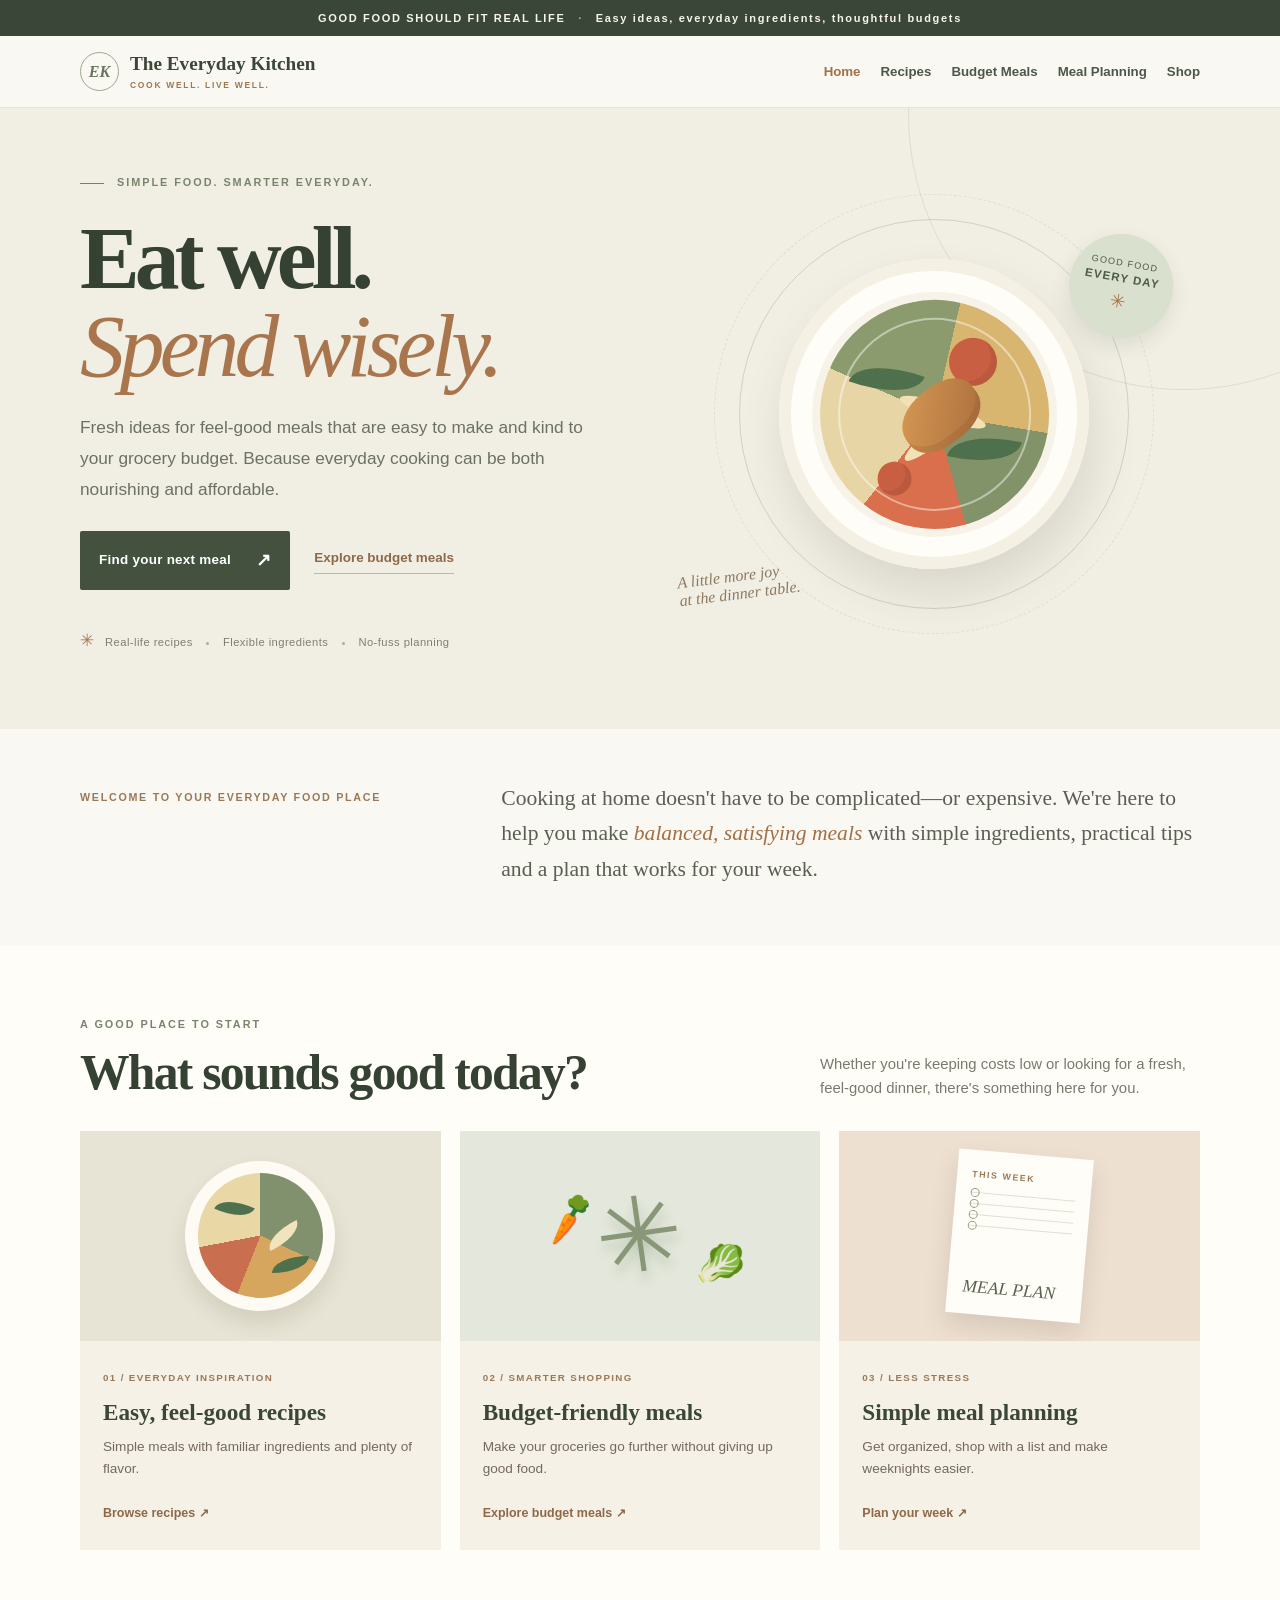
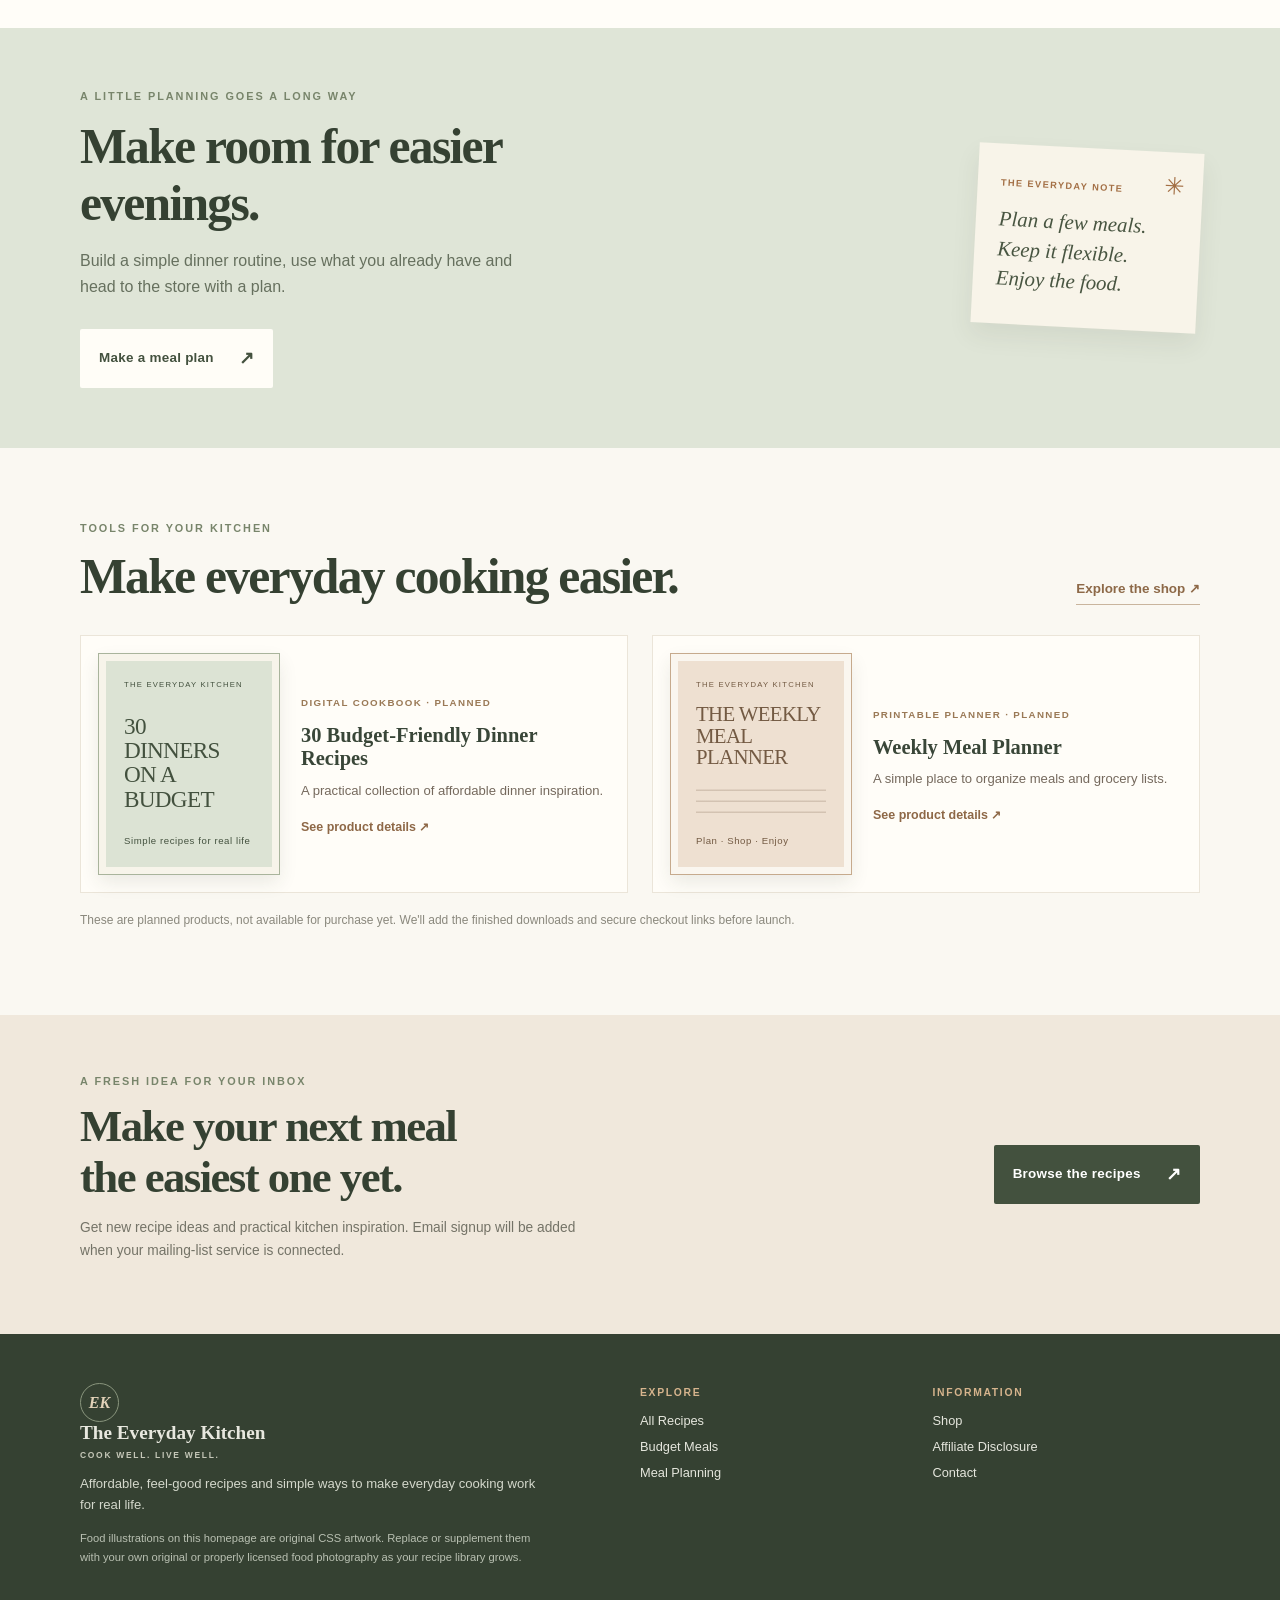
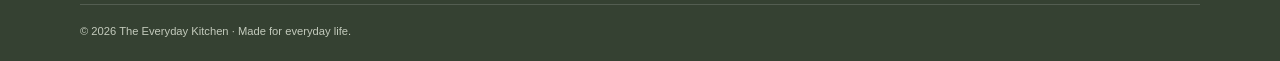
<file: index.html>
<!doctype html>
<html lang="en">
<head>
  <meta charset="utf-8">
  <meta name="viewport" content="width=device-width,initial-scale=1">
  <meta name="description" content="Healthy, affordable recipes for real life. Discover easy dinners, budget-friendly meals and simple weekly meal plans from The Everyday Kitchen.">
  <meta name="theme-color" content="#f8f5ee">
  <title>The Everyday Kitchen | Easy, Affordable & Feel-Good Food</title>
  <link rel="stylesheet" href="assets/style.css">
</head>
<body class="home-page">
  <div class="home-announcement">GOOD FOOD SHOULD FIT REAL LIFE <span>·</span> Easy ideas, everyday ingredients, thoughtful budgets</div>
  <header class="site-header home-header">
    <div class="wrap nav">
      <a class="brand home-brand" href="index.html"><span class="brand-mark">EK</span><span>The Everyday Kitchen<small>COOK WELL. LIVE WELL.</small></span></a>
      <nav class="navlinks" aria-label="Main navigation">
        <a href="index.html" aria-current="page">Home</a><a href="recipes.html">Recipes</a><a href="budget-meals.html">Budget Meals</a><a href="meal-planning.html">Meal Planning</a><a href="shop.html">Shop</a>
      </nav>
    </div>
  </header>

  <main>
    <section class="home-hero">
      <div class="wrap home-hero-grid">
        <div class="home-hero-copy">
          <div class="home-kicker"><span></span> SIMPLE FOOD. SMARTER EVERYDAY.</div>
          <h1>Eat well.<br><em>Spend wisely.</em></h1>
          <p class="home-lede">Fresh ideas for feel-good meals that are easy to make and kind to your grocery budget. Because everyday cooking can be both nourishing and affordable.</p>
          <div class="home-actions"><a class="home-button" href="recipes.html">Find your next meal <span>↗</span></a><a class="home-text-cta" href="budget-meals.html">Explore budget meals</a></div>
          <div class="home-proof"><span>✳</span> Real-life recipes <i></i> Flexible ingredients <i></i> No-fuss planning</div>
        </div>
        <div class="home-hero-visual" role="img" aria-label="Illustrated overhead arrangement of a colorful everyday dinner with vegetables, grains and herbs">
          <div class="hero-orbit orbit-one"></div><div class="hero-orbit orbit-two"></div>
          <div class="hero-plate"><div class="plate-food"><span class="food-leaf leaf-one"></span><span class="food-leaf leaf-two"></span><span class="food-tomato tomato-one"></span><span class="food-tomato tomato-two"></span><span class="food-grain grain-one"></span><span class="food-grain grain-two"></span><span class="food-protein"></span></div></div>
          <div class="hero-sticker">GOOD FOOD<br><b>EVERY DAY</b><span>✳</span></div>
          <div class="hero-caption">A little more joy<br>at the dinner table.</div>
        </div>
      </div>
      <div class="home-hero-bottom"></div>
    </section>

    <section class="home-intro wrap">
      <div class="home-intro-label">WELCOME TO YOUR EVERYDAY FOOD PLACE</div>
      <p>Cooking at home doesn't have to be complicated—or expensive. We're here to help you make <strong>balanced, satisfying meals</strong> with simple ingredients, practical tips and a plan that works for your week.</p>
    </section>

    <section class="home-discover section">
      <div class="wrap">
        <div class="home-section-heading"><div><div class="home-kicker">A GOOD PLACE TO START</div><h2>What sounds good today?</h2></div><p>Whether you're keeping costs low or looking for a fresh, feel-good dinner, there's something here for you.</p></div>
        <div class="home-category-grid">
          <a class="home-category category-recipes" href="recipes.html"><div class="category-art art-bowl"><span class="bowl-rim"></span><span class="bowl-fill"></span><span class="bowl-veggie v1"></span><span class="bowl-veggie v2"></span><span class="bowl-veggie v3"></span></div><div class="category-copy"><span>01 / EVERYDAY INSPIRATION</span><h3>Easy, feel-good recipes</h3><p>Simple meals with familiar ingredients and plenty of flavor.</p><b>Browse recipes ↗</b></div></a>
          <a class="home-category category-budget" href="budget-meals.html"><div class="category-art art-market"><span class="market-bag">✳</span><span class="market-produce">🥕</span><span class="market-produce p2">🥬</span></div><div class="category-copy"><span>02 / SMARTER SHOPPING</span><h3>Budget-friendly meals</h3><p>Make your groceries go further without giving up good food.</p><b>Explore budget meals ↗</b></div></a>
          <a class="home-category category-planning" href="meal-planning.html"><div class="category-art art-plan"><div class="mini-plan"><span>THIS WEEK</span><i></i><i></i><i></i><i></i><b>MEAL PLAN</b></div></div><div class="category-copy"><span>03 / LESS STRESS</span><h3>Simple meal planning</h3><p>Get organized, shop with a list and make weeknights easier.</p><b>Plan your week ↗</b></div></a>
        </div>
      </div>
    </section>

    <section class="home-feature-band">
      <div class="wrap home-feature-inner"><div><div class="home-kicker">A LITTLE PLANNING GOES A LONG WAY</div><h2>Make room for easier evenings.</h2><p>Build a simple dinner routine, use what you already have and head to the store with a plan.</p><a class="home-button home-button-light" href="meal-planning.html">Make a meal plan <span>↗</span></a></div><div class="feature-note"><span>THE EVERYDAY NOTE</span><b>Plan a few meals.<br>Keep it flexible.<br>Enjoy the food.</b><i>✳</i></div></div>
    </section>

    <section class="home-shop section">
      <div class="wrap">
        <div class="home-section-heading"><div><div class="home-kicker">TOOLS FOR YOUR KITCHEN</div><h2>Make everyday cooking easier.</h2></div><a class="home-text-cta" href="shop.html">Explore the shop ↗</a></div>
        <div class="home-product-grid">
          <article class="home-product"><div class="product-cover cookbook-cover"><span>THE EVERYDAY KITCHEN</span><b>30<br>DINNERS<br>ON A BUDGET</b><small>Simple recipes for real life</small></div><div><span class="product-type">DIGITAL COOKBOOK · PLANNED</span><h3>30 Budget-Friendly Dinner Recipes</h3><p>A practical collection of affordable dinner inspiration.</p><a href="shop.html">See product details ↗</a></div></article>
          <article class="home-product"><div class="product-cover planner-cover"><span>THE EVERYDAY KITCHEN</span><b>THE WEEKLY<br>MEAL PLANNER</b><div class="planner-lines"></div><small>Plan · Shop · Enjoy</small></div><div><span class="product-type">PRINTABLE PLANNER · PLANNED</span><h3>Weekly Meal Planner</h3><p>A simple place to organize meals and grocery lists.</p><a href="shop.html">See product details ↗</a></div></article>
        </div>
        <p class="home-product-note">These are planned products, not available for purchase yet. We'll add the finished downloads and secure checkout links before launch.</p>
      </div>
    </section>

    <section class="home-newsletter">
      <div class="wrap newsletter-inner"><div><div class="home-kicker">A FRESH IDEA FOR YOUR INBOX</div><h2>Make your next meal<br>the easiest one yet.</h2><p>Get new recipe ideas and practical kitchen inspiration. Email signup will be added when your mailing-list service is connected.</p></div><a class="home-button" href="recipes.html">Browse the recipes <span>↗</span></a></div>
    </section>
  </main>

  <footer class="footer home-footer"><div class="wrap footer-grid"><div><a class="brand home-brand footer-brand" href="index.html"><span class="brand-mark">EK</span><span>The Everyday Kitchen<small>COOK WELL. LIVE WELL.</small></span></a><p>Affordable, feel-good recipes and simple ways to make everyday cooking work for real life.</p><p class="small">Food illustrations on this homepage are original CSS artwork. Replace or supplement them with your own original or properly licensed food photography as your recipe library grows.</p></div><div><strong>EXPLORE</strong><a href="recipes.html">All Recipes</a><a href="budget-meals.html">Budget Meals</a><a href="meal-planning.html">Meal Planning</a></div><div><strong>INFORMATION</strong><a href="shop.html">Shop</a><a href="disclosure.html">Affiliate Disclosure</a><a href="contact.html">Contact</a></div></div><div class="wrap home-copyright">© 2026 The Everyday Kitchen · Made for everyday life.</div></footer>
</body>
</html>
</file>
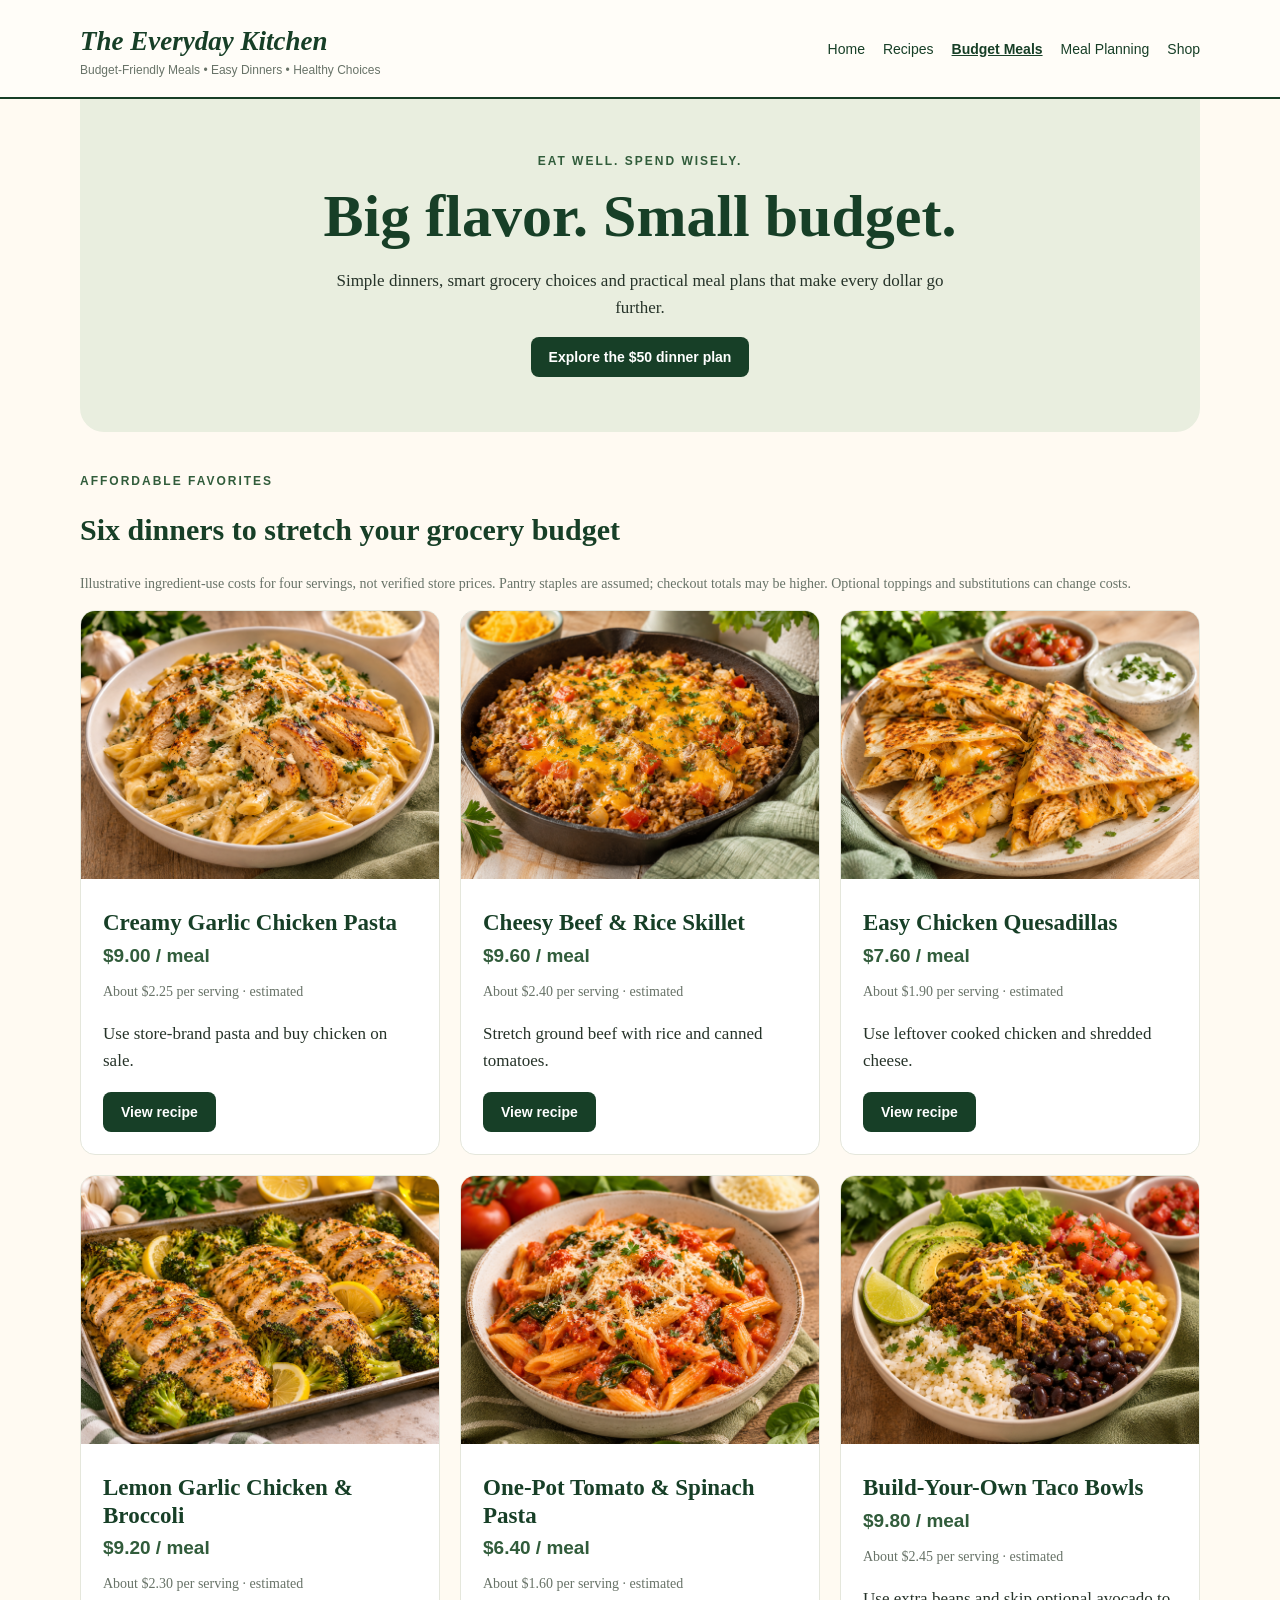
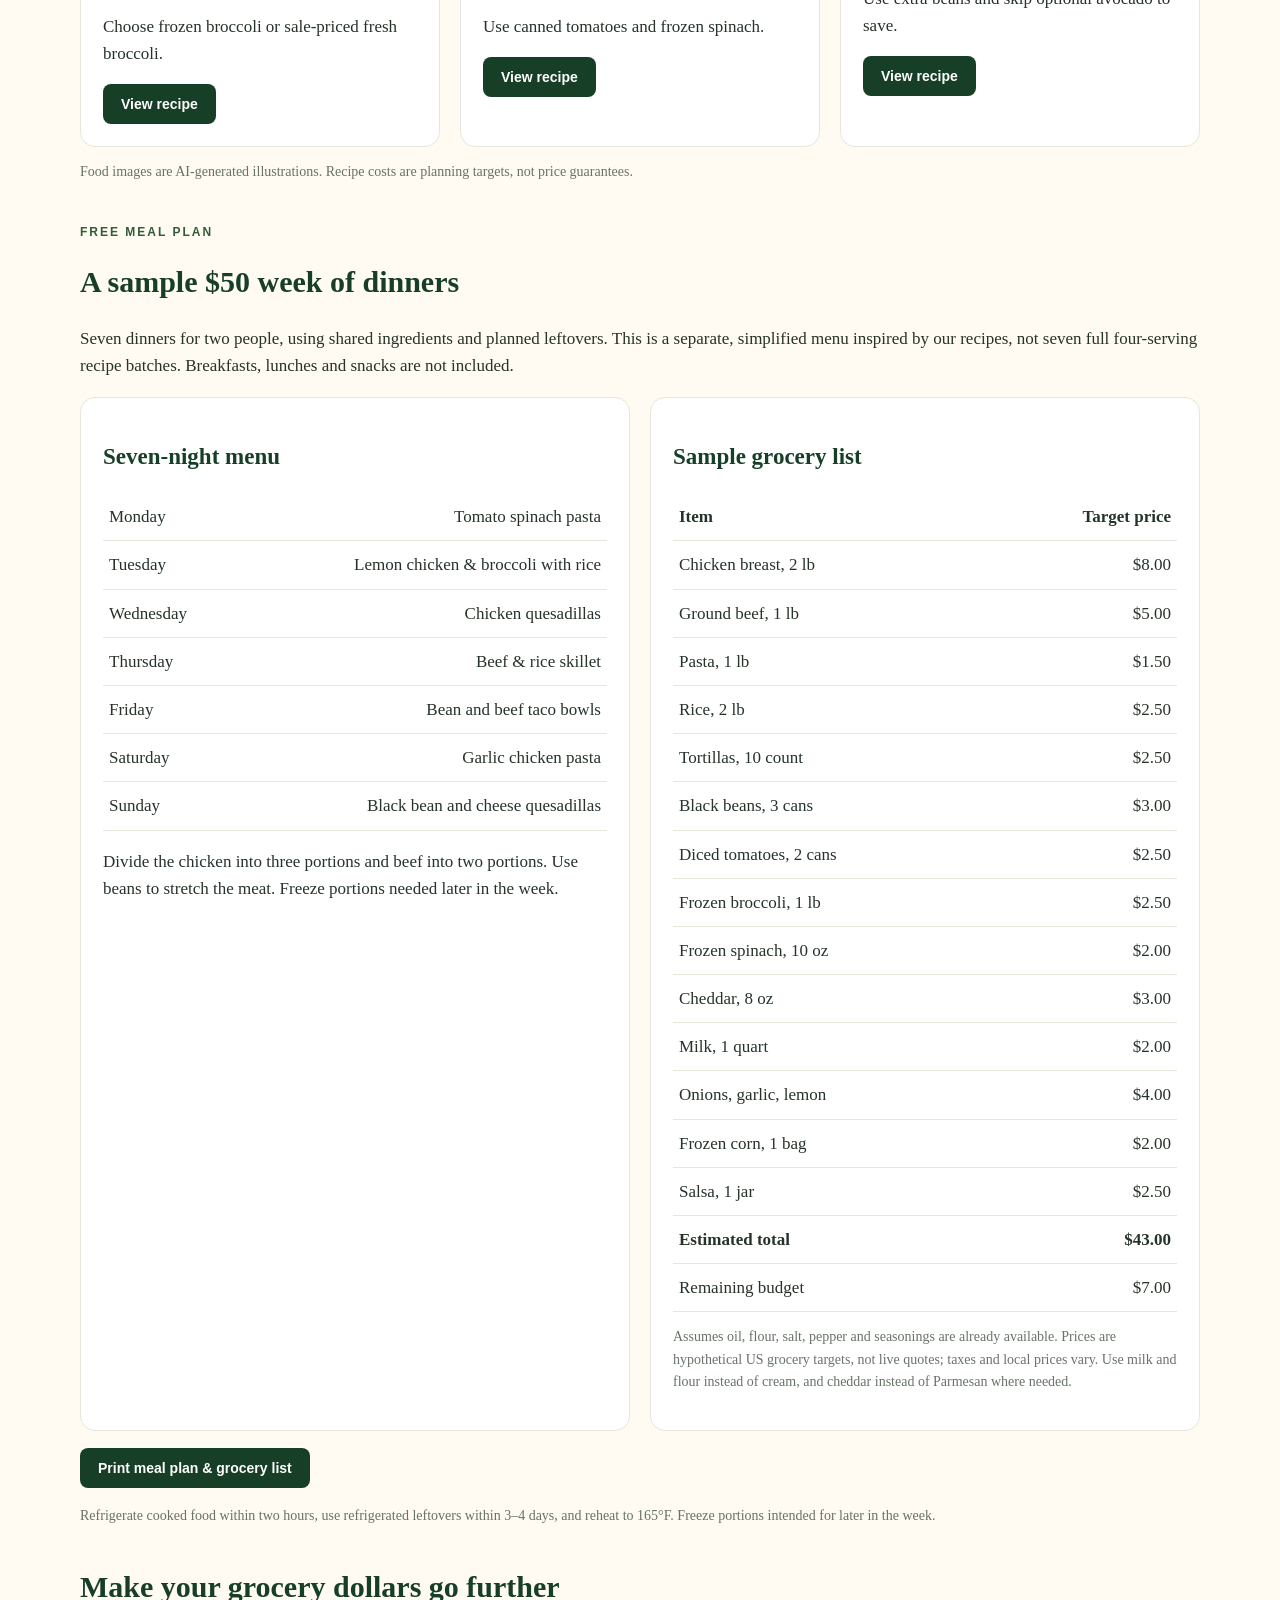
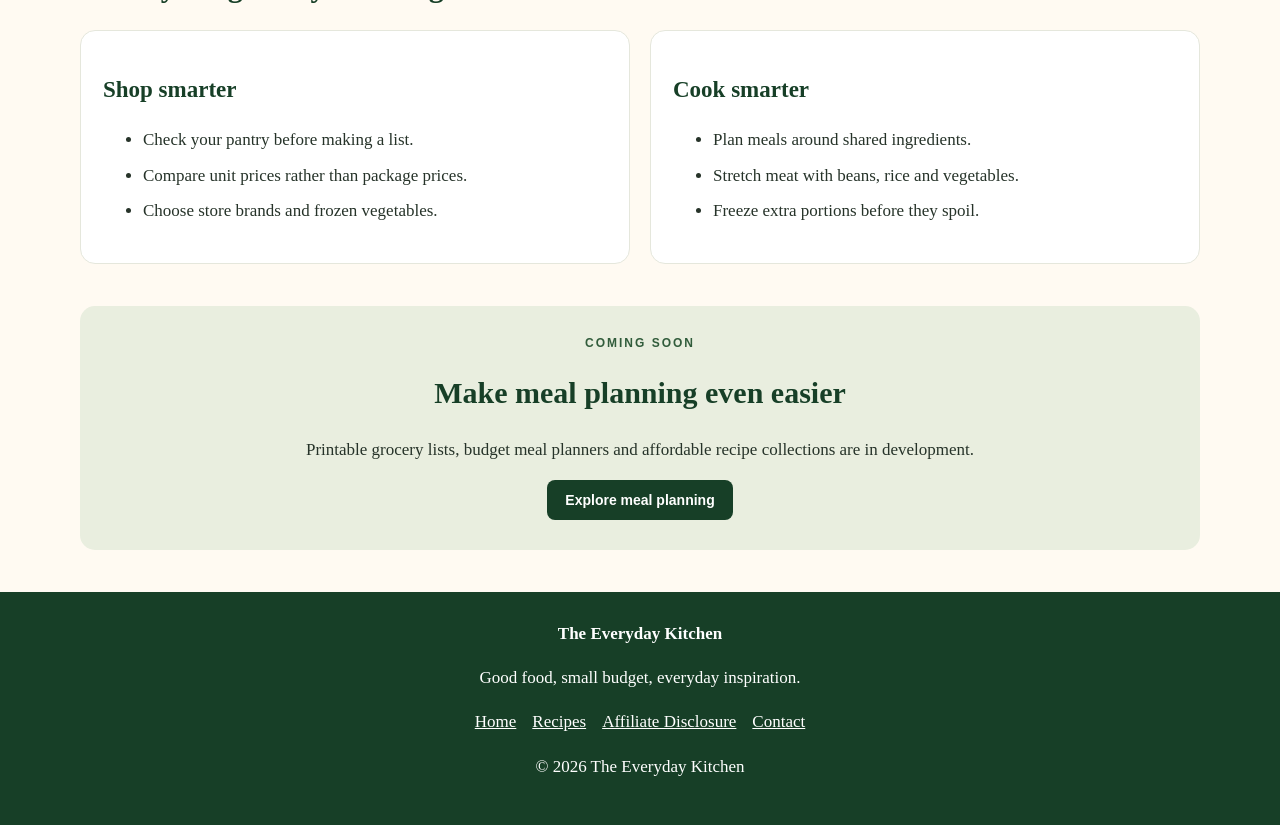
<file: budget-meals.html>
<!doctype html><html lang="en"><head><meta charset="utf-8"><meta name="viewport" content="width=device-width,initial-scale=1"><meta name="description" content="Affordable dinner ideas, grocery saving tips and a sample $50 weekly dinner plan from The Everyday Kitchen."><title>Budget Meals | The Everyday Kitchen</title><style>
*{box-sizing:border-box}body{margin:0;background:#fffaf2;color:#263329;font:17px/1.6 Georgia,serif}a{color:#173f27}header{background:#fffdf8;border-bottom:2px solid #173f27}.wrap{width:min(1120px,92%);margin:auto}.nav{display:flex;justify-content:space-between;align-items:center;gap:20px;padding:20px 0;flex-wrap:wrap}.brand{font-size:27px;font-weight:bold;font-style:italic;text-decoration:none}.brand small{display:block;font:12px Arial;color:#687368}nav{display:flex;gap:18px;flex-wrap:wrap;font:14px Arial}nav a{text-decoration:none}nav a[aria-current]{font-weight:bold;text-decoration:underline}.hero{text-align:center;padding:55px 20px;background:#e9eedf;border-radius:0 0 24px 24px}h1,h2,h3{color:#173f27;line-height:1.2}h1{font-size:clamp(36px,6vw,60px);margin:12px 0}h2{font-size:30px}h3{font-size:23px}.eyebrow{font: bold 12px Arial;letter-spacing:2px;text-transform:uppercase;color:#315c3b}.hero p{max-width:650px;margin:15px auto}.btn{display:inline-block;background:#173f27;color:white;padding:12px 18px;border-radius:8px;text-decoration:none;font:bold 14px Arial;border:0;cursor:pointer}.grid{display:grid;grid-template-columns:repeat(3,1fr);gap:20px}.card,.panel{background:white;border:1px solid #e5e7dc;border-radius:15px;overflow:hidden}.card img{width:100%;aspect-ratio:4/3;object-fit:cover;display:block}.copy,.panel{padding:22px}.copy h3{margin:8px 0}.price{font:bold 19px Arial;color:#315c3b}.muted{color:#687368;font-size:14px}.section{margin:42px 0}.split{display:grid;grid-template-columns:1fr 1fr;gap:20px}table{width:100%;border-collapse:collapse}td,th{padding:10px 6px;border-bottom:1px solid #e5e7dc;text-align:left}td:last-child,th:last-child{text-align:right}.callout{background:#e9eedf;padding:30px;border-radius:15px;text-align:center}footer{background:#173f27;color:white;text-align:center;padding:28px}footer a{color:white;margin:0 8px}li{margin:8px 0}@media(max-width:800px){.grid{grid-template-columns:repeat(2,1fr)}.split{grid-template-columns:1fr}}@media(max-width:520px){.grid{grid-template-columns:1fr}}@media print{header,footer,.hero,.recipe-section,.tips,.callout,button{display:none}body{background:white}.panel{border:0}.section{margin:0}.split{display:block}}
</style></head><body><header><div class="wrap nav"><a class="brand" href="index.html">The Everyday Kitchen<small>Budget-Friendly Meals • Easy Dinners • Healthy Choices</small></a><nav><a href="index.html">Home</a><a href="recipes.html">Recipes</a><a href="budget-meals.html" aria-current="page">Budget Meals</a><a href="meal-planning.html">Meal Planning</a><a href="shop.html">Shop</a></nav></div></header><main class="wrap"><section class="hero"><div class="eyebrow">Eat well. Spend wisely.</div><h1>Big flavor. Small budget.</h1><p>Simple dinners, smart grocery choices and practical meal plans that make every dollar go further.</p><a class="btn" href="#weekly">Explore the $50 dinner plan</a></section><section class="section recipe-section"><div class="eyebrow">Affordable favorites</div><h2>Six dinners to stretch your grocery budget</h2><p class="muted">Illustrative ingredient-use costs for four servings, not verified store prices. Pantry staples are assumed; checkout totals may be higher. Optional toppings and substitutions can change costs.</p><div class="grid">
<article class="card"><img loading="lazy" src="assets/creamy-garlic-chicken-pasta.png" alt="Creamy Garlic Chicken Pasta"><div class="copy"><h3>Creamy Garlic Chicken Pasta</h3><div class="price">$9.00 / meal</div><p class="muted">About $2.25 per serving · estimated</p><p>Use store-brand pasta and buy chicken on sale.</p><a class="btn" href="creamy-garlic-chicken-pasta.html">View recipe</a></div></article><article class="card"><img loading="lazy" src="assets/cheesy-beef-and-rice-skillet.png" alt="Cheesy Beef &amp; Rice Skillet"><div class="copy"><h3>Cheesy Beef &amp; Rice Skillet</h3><div class="price">$9.60 / meal</div><p class="muted">About $2.40 per serving · estimated</p><p>Stretch ground beef with rice and canned tomatoes.</p><a class="btn" href="cheesy-beef-and-rice-skillet.html">View recipe</a></div></article><article class="card"><img loading="lazy" src="assets/chicken-quesadillas.png" alt="Easy Chicken Quesadillas"><div class="copy"><h3>Easy Chicken Quesadillas</h3><div class="price">$7.60 / meal</div><p class="muted">About $1.90 per serving · estimated</p><p>Use leftover cooked chicken and shredded cheese.</p><a class="btn" href="chicken-quesadillas.html">View recipe</a></div></article><article class="card"><img loading="lazy" src="assets/lemon-garlic-chicken-broccoli.png" alt="Lemon Garlic Chicken &amp; Broccoli"><div class="copy"><h3>Lemon Garlic Chicken &amp; Broccoli</h3><div class="price">$9.20 / meal</div><p class="muted">About $2.30 per serving · estimated</p><p>Choose frozen broccoli or sale-priced fresh broccoli.</p><a class="btn" href="lemon-garlic-chicken-broccoli.html">View recipe</a></div></article><article class="card"><img loading="lazy" src="assets/tomato-spinach-pasta.png" alt="One-Pot Tomato &amp; Spinach Pasta"><div class="copy"><h3>One-Pot Tomato &amp; Spinach Pasta</h3><div class="price">$6.40 / meal</div><p class="muted">About $1.60 per serving · estimated</p><p>Use canned tomatoes and frozen spinach.</p><a class="btn" href="tomato-spinach-pasta.html">View recipe</a></div></article><article class="card"><img loading="lazy" src="assets/taco-bowls.png" alt="Build-Your-Own Taco Bowls"><div class="copy"><h3>Build-Your-Own Taco Bowls</h3><div class="price">$9.80 / meal</div><p class="muted">About $2.45 per serving · estimated</p><p>Use extra beans and skip optional avocado to save.</p><a class="btn" href="taco-bowls.html">View recipe</a></div></article></div><p class="muted">Food images are AI-generated illustrations. Recipe costs are planning targets, not price guarantees.</p></section><section class="section" id="weekly"><div class="eyebrow">Free meal plan</div><h2>A sample $50 week of dinners</h2><p>Seven dinners for two people, using shared ingredients and planned leftovers. This is a separate, simplified menu inspired by our recipes, not seven full four-serving recipe batches. Breakfasts, lunches and snacks are not included.</p><div class="split"><div class="panel"><h3>Seven-night menu</h3><table><tbody><tr><td>Monday</td><td>Tomato spinach pasta</td></tr><tr><td>Tuesday</td><td>Lemon chicken & broccoli with rice</td></tr><tr><td>Wednesday</td><td>Chicken quesadillas</td></tr><tr><td>Thursday</td><td>Beef & rice skillet</td></tr><tr><td>Friday</td><td>Bean and beef taco bowls</td></tr><tr><td>Saturday</td><td>Garlic chicken pasta</td></tr><tr><td>Sunday</td><td>Black bean and cheese quesadillas</td></tr></tbody></table><p>Divide the chicken into three portions and beef into two portions. Use beans to stretch the meat. Freeze portions needed later in the week.</p></div><div class="panel"><h3>Sample grocery list</h3><table><thead><tr><th>Item</th><th>Target price</th></tr></thead><tbody><tr><td>Chicken breast, 2 lb</td><td>$8.00</td></tr><tr><td>Ground beef, 1 lb</td><td>$5.00</td></tr><tr><td>Pasta, 1 lb</td><td>$1.50</td></tr><tr><td>Rice, 2 lb</td><td>$2.50</td></tr><tr><td>Tortillas, 10 count</td><td>$2.50</td></tr><tr><td>Black beans, 3 cans</td><td>$3.00</td></tr><tr><td>Diced tomatoes, 2 cans</td><td>$2.50</td></tr><tr><td>Frozen broccoli, 1 lb</td><td>$2.50</td></tr><tr><td>Frozen spinach, 10 oz</td><td>$2.00</td></tr><tr><td>Cheddar, 8 oz</td><td>$3.00</td></tr><tr><td>Milk, 1 quart</td><td>$2.00</td></tr><tr><td>Onions, garlic, lemon</td><td>$4.00</td></tr><tr><td>Frozen corn, 1 bag</td><td>$2.00</td></tr><tr><td>Salsa, 1 jar</td><td>$2.50</td></tr><tr><td><strong>Estimated total</strong></td><td><strong>$43.00</strong></td></tr><tr><td>Remaining budget</td><td>$7.00</td></tr></tbody></table><p class="muted">Assumes oil, flour, salt, pepper and seasonings are already available. Prices are hypothetical US grocery targets, not live quotes; taxes and local prices vary. Use milk and flour instead of cream, and cheddar instead of Parmesan where needed.</p></div></div><p><button class="btn" onclick="window.print()">Print meal plan & grocery list</button></p><p class="muted">Refrigerate cooked food within two hours, use refrigerated leftovers within 3–4 days, and reheat to 165°F. Freeze portions intended for later in the week.</p></section><section class="section tips"><h2>Make your grocery dollars go further</h2><div class="split"><div class="panel"><h3>Shop smarter</h3><ul><li>Check your pantry before making a list.</li><li>Compare unit prices rather than package prices.</li><li>Choose store brands and frozen vegetables.</li></ul></div><div class="panel"><h3>Cook smarter</h3><ul><li>Plan meals around shared ingredients.</li><li>Stretch meat with beans, rice and vegetables.</li><li>Freeze extra portions before they spoil.</li></ul></div></div></section><section class="section callout"><div class="eyebrow">Coming soon</div><h2>Make meal planning even easier</h2><p>Printable grocery lists, budget meal planners and affordable recipe collections are in development.</p><a class="btn" href="meal-planning.html">Explore meal planning</a></section></main><footer><strong>The Everyday Kitchen</strong><p>Good food, small budget, everyday inspiration.</p><a href="index.html">Home</a><a href="recipes.html">Recipes</a><a href="disclosure.html">Affiliate Disclosure</a><a href="contact.html">Contact</a><p>© 2026 The Everyday Kitchen</p></footer></body></html>
</file>
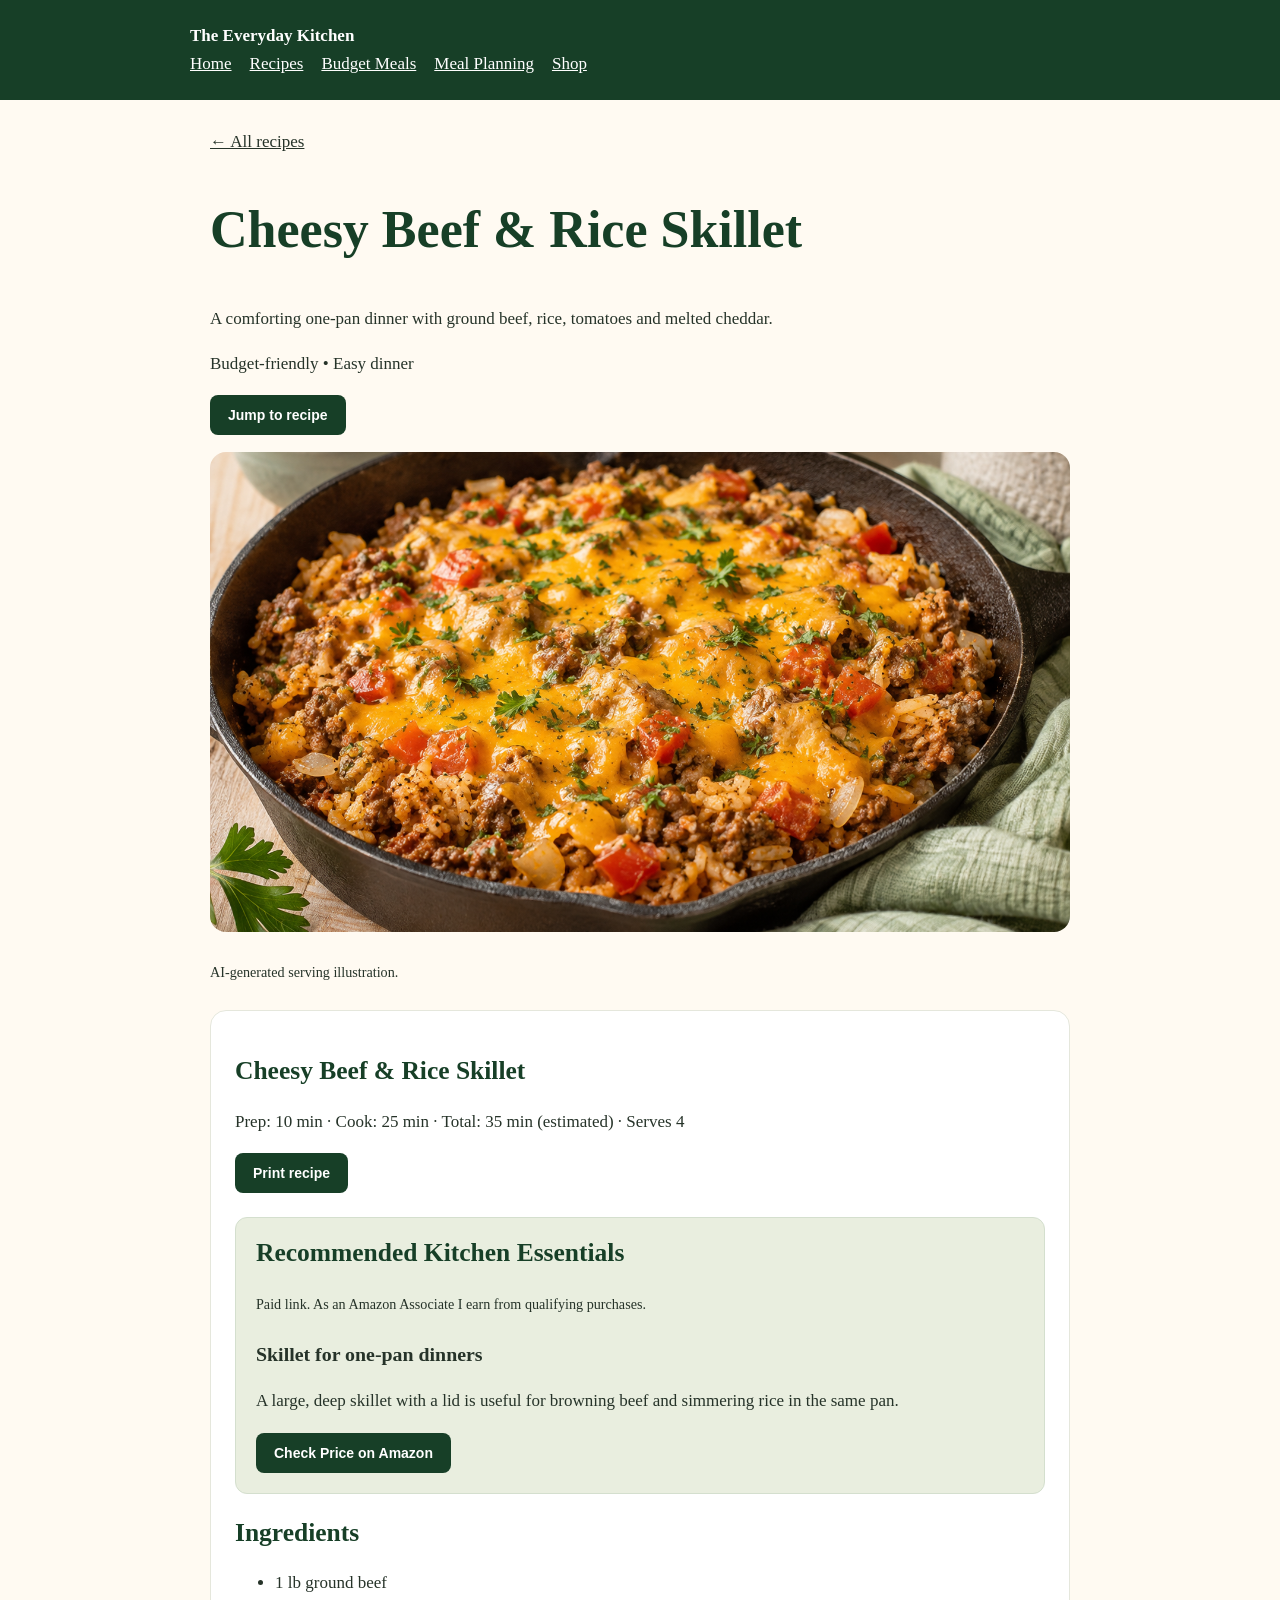
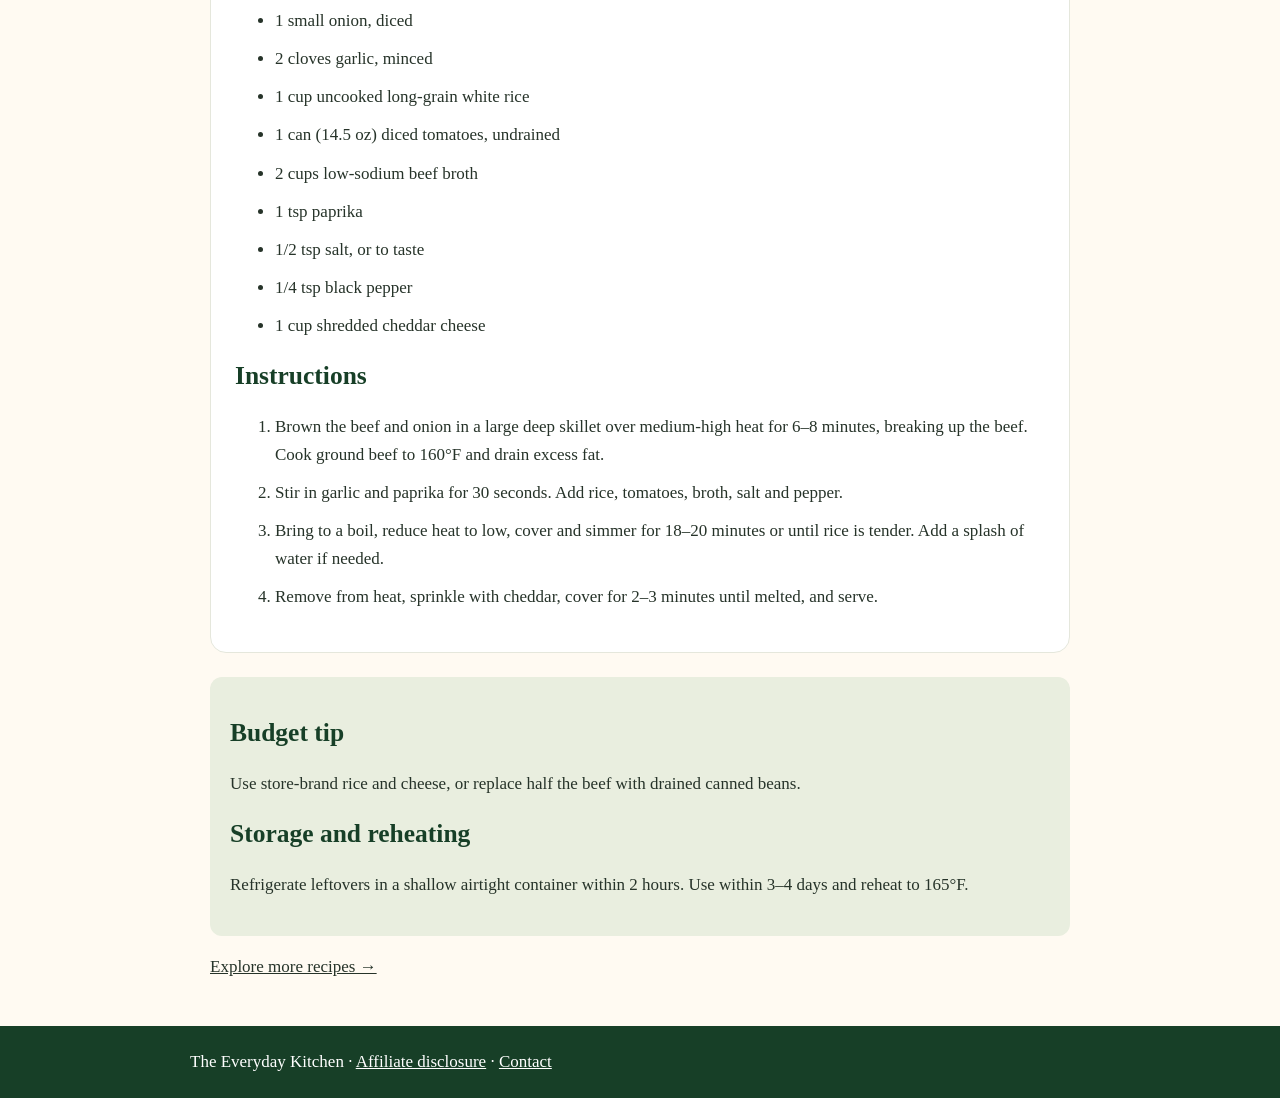
<file: cheesy-beef-and-rice-skillet.html>
<!doctype html><html lang="en"><head><meta charset="utf-8"><meta name="viewport" content="width=device-width,initial-scale=1"><title>Cheesy Beef &amp; Rice Skillet | The Everyday Kitchen</title><meta name="description" content="A comforting one-pan dinner with ground beef, rice, tomatoes and melted cheddar."><script type="application/ld+json">{"@context": "https://schema.org", "@type": "Recipe", "name": "Cheesy Beef & Rice Skillet", "description": "A comforting one-pan dinner with ground beef, rice, tomatoes and melted cheddar.", "image": "https://zforzee132-source.github.io/The-Everyday-Kitchen/assets/cheesy-beef-and-rice-skillet.png", "prepTime": "PT10M", "cookTime": "PT25M", "totalTime": "PT35M", "recipeYield": "4 servings", "recipeIngredient": ["1 lb ground beef", "1 small onion, diced", "2 cloves garlic, minced", "1 cup uncooked long-grain white rice", "1 can (14.5 oz) diced tomatoes, undrained", "2 cups low-sodium beef broth", "1 tsp paprika", "1/2 tsp salt, or to taste", "1/4 tsp black pepper", "1 cup shredded cheddar cheese"], "recipeInstructions": [{"@type": "HowToStep", "text": "Brown the beef and onion in a large deep skillet over medium-high heat for 6\u20138 minutes, breaking up the beef. Cook ground beef to 160\u00b0F and drain excess fat."}, {"@type": "HowToStep", "text": "Stir in garlic and paprika for 30 seconds. Add rice, tomatoes, broth, salt and pepper."}, {"@type": "HowToStep", "text": "Bring to a boil, reduce heat to low, cover and simmer for 18\u201320 minutes or until rice is tender. Add a splash of water if needed."}, {"@type": "HowToStep", "text": "Remove from heat, sprinkle with cheddar, cover for 2\u20133 minutes until melted, and serve."}]}</script><style> *{box-sizing:border-box}body{margin:0;background:#fffaf2;color:#263329;font:17px/1.65 Georgia,serif}header,footer{background:#173f27;color:white;padding:22px}nav{display:flex;gap:18px;flex-wrap:wrap}a{color:inherit}main,header div,footer div{max-width:900px;margin:auto}main{padding:28px 20px}h1,h2{color:#173f27;line-height:1.2}h1{font-size:clamp(32px,5vw,52px)}img{width:100%;max-height:480px;object-fit:cover;border-radius:16px}.card{background:white;border:1px solid #e5e7dc;border-radius:16px;padding:24px;margin:24px 0}.btn,button{display:inline-block;background:#173f27;color:white;border:0;border-radius:8px;padding:12px 18px;font: bold 14px Arial;text-decoration:none;cursor:pointer}li{margin:10px 0}.tip{background:#e9eedf;padding:20px;border-radius:12px}.affiliate{background:#e9eedf;border:1px solid #d4dfce;border-radius:12px;padding:20px;margin:24px 0}.affiliate h2{margin-top:0}.affiliate h3{margin-bottom:6px}@media print{.affiliate{display:none}header,footer,.hero,button,.tip,.back{display:none}body{background:white}.card{border:0;padding:0}}</style></head><body><header><div><strong>The Everyday Kitchen</strong><nav><a href="index.html">Home</a><a href="recipes.html">Recipes</a><a href="budget-meals.html">Budget Meals</a><a href="meal-planning.html">Meal Planning</a><a href="shop.html">Shop</a></nav></div></header><main><section class="hero"><a href="recipes.html">← All recipes</a><h1>Cheesy Beef &amp; Rice Skillet</h1><p>A comforting one-pan dinner with ground beef, rice, tomatoes and melted cheddar.</p><p>Budget-friendly • Easy dinner</p><a class="btn" href="#recipe">Jump to recipe</a><p><img src="assets/cheesy-beef-and-rice-skillet.png" alt="Cheesy Beef &amp; Rice Skillet"></p><small>AI-generated serving illustration.</small></section><section class="card" id="recipe"><h2>Cheesy Beef &amp; Rice Skillet</h2><p>Prep: 10 min · Cook: 25 min · Total: 35 min (estimated) · Serves 4</p><button onclick="window.print()">Print recipe</button><aside class="affiliate" aria-label="Recommended kitchen essentials"><h2>Recommended Kitchen Essentials</h2><p><small>Paid link. As an Amazon Associate I earn from qualifying purchases.</small></p><h3>Skillet for one-pan dinners</h3><p>A large, deep skillet with a lid is useful for browning beef and simmering rice in the same pan.</p><a class="btn" href="https://link.amazon/B079PYgjd" rel="sponsored nofollow noopener" target="_blank">Check Price on Amazon</a></aside><h2>Ingredients</h2><ul><li>1 lb ground beef</li><li>1 small onion, diced</li><li>2 cloves garlic, minced</li><li>1 cup uncooked long-grain white rice</li><li>1 can (14.5 oz) diced tomatoes, undrained</li><li>2 cups low-sodium beef broth</li><li>1 tsp paprika</li><li>1/2 tsp salt, or to taste</li><li>1/4 tsp black pepper</li><li>1 cup shredded cheddar cheese</li></ul><h2>Instructions</h2><ol><li>Brown the beef and onion in a large deep skillet over medium-high heat for 6–8 minutes, breaking up the beef. Cook ground beef to 160°F and drain excess fat.</li><li>Stir in garlic and paprika for 30 seconds. Add rice, tomatoes, broth, salt and pepper.</li><li>Bring to a boil, reduce heat to low, cover and simmer for 18–20 minutes or until rice is tender. Add a splash of water if needed.</li><li>Remove from heat, sprinkle with cheddar, cover for 2–3 minutes until melted, and serve.</li></ol></section><section class="tip"><h2>Budget tip</h2><p>Use store-brand rice and cheese, or replace half the beef with drained canned beans.</p><h2>Storage and reheating</h2><p>Refrigerate leftovers in a shallow airtight container within 2 hours. Use within 3–4 days and reheat to 165°F.</p></section><p class="back"><a href="recipes.html">Explore more recipes →</a></p></main><footer><div>The Everyday Kitchen · <a href="disclosure.html">Affiliate disclosure</a> · <a href="contact.html">Contact</a></div></footer></body></html>
</file>
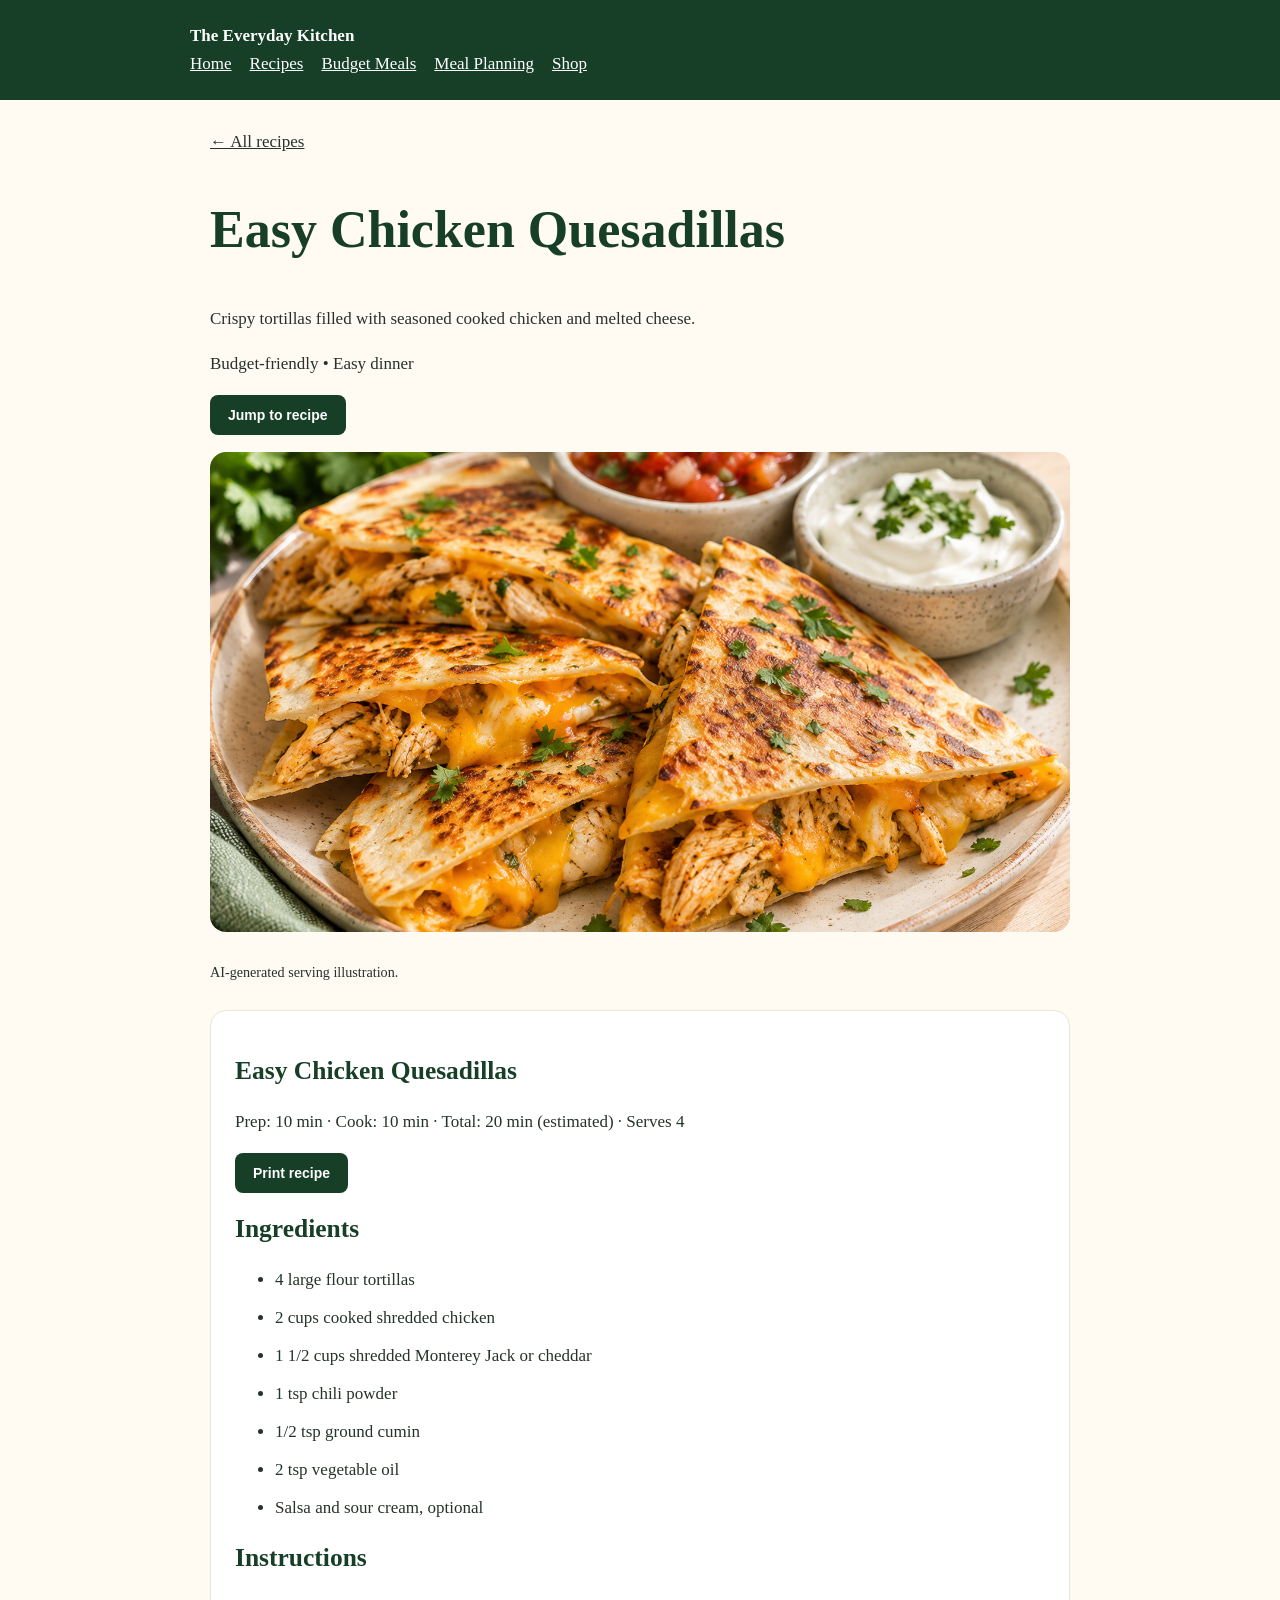
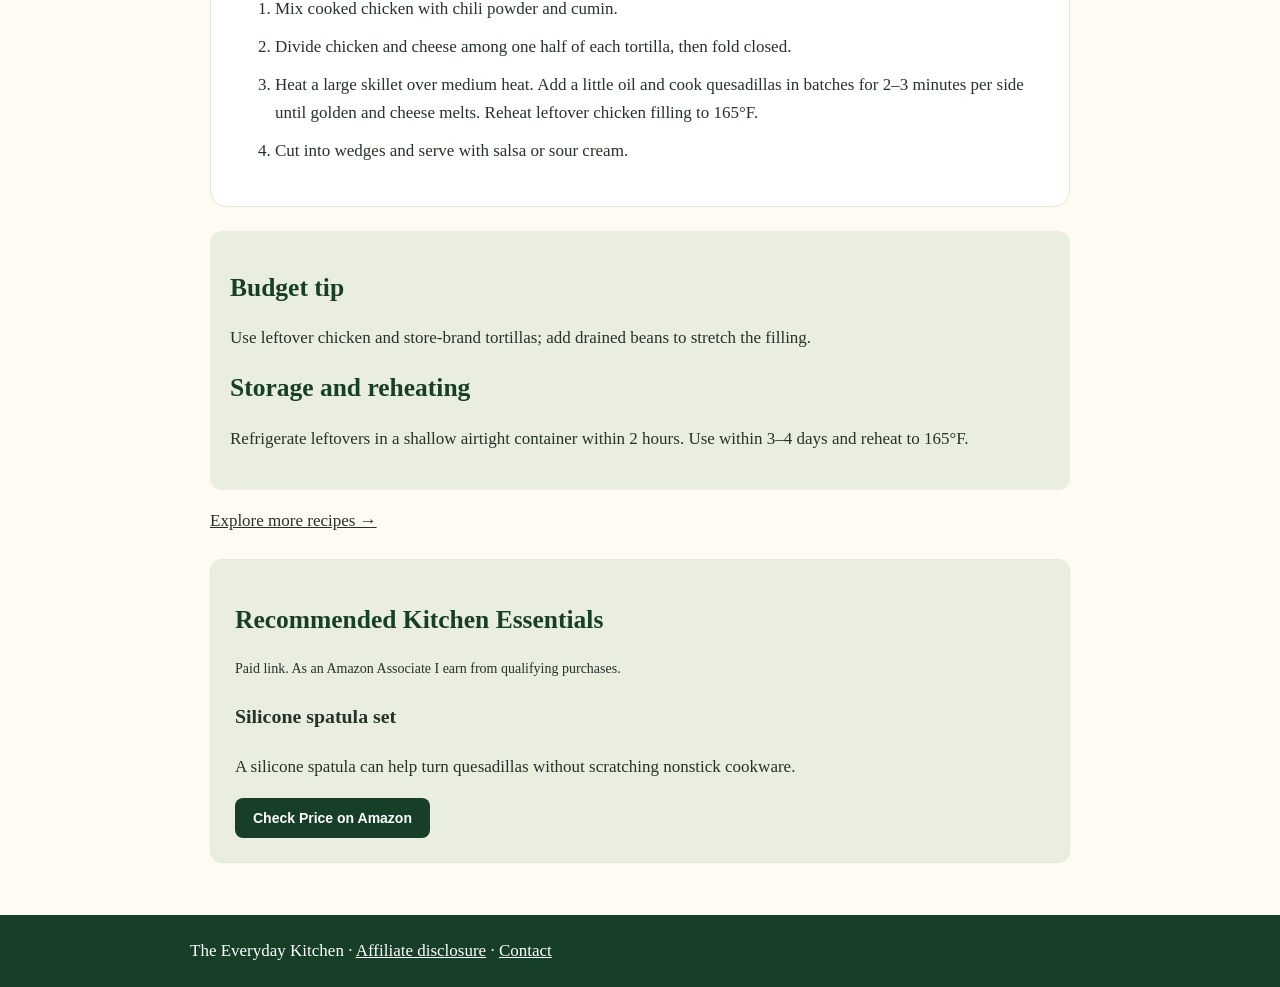
<file: chicken-quesadillas.html>
<!doctype html><html lang="en"><head><meta charset="utf-8"><meta name="viewport" content="width=device-width,initial-scale=1"><title>Easy Chicken Quesadillas | The Everyday Kitchen</title><meta name="description" content="Crispy tortillas filled with seasoned cooked chicken and melted cheese."><script type="application/ld+json">{"@context": "https://schema.org", "@type": "Recipe", "name": "Easy Chicken Quesadillas", "description": "Crispy tortillas filled with seasoned cooked chicken and melted cheese.", "image": "https://zforzee132-source.github.io/The-Everyday-Kitchen/assets/chicken-quesadillas.png", "prepTime": "PT10M", "cookTime": "PT10M", "totalTime": "PT20M", "recipeYield": "4 servings", "recipeIngredient": ["4 large flour tortillas", "2 cups cooked shredded chicken", "1 1/2 cups shredded Monterey Jack or cheddar", "1 tsp chili powder", "1/2 tsp ground cumin", "2 tsp vegetable oil", "Salsa and sour cream, optional"], "recipeInstructions": [{"@type": "HowToStep", "text": "Mix cooked chicken with chili powder and cumin."}, {"@type": "HowToStep", "text": "Divide chicken and cheese among one half of each tortilla, then fold closed."}, {"@type": "HowToStep", "text": "Heat a large skillet over medium heat. Add a little oil and cook quesadillas in batches for 2\u20133 minutes per side until golden and cheese melts. Reheat leftover chicken filling to 165\u00b0F."}, {"@type": "HowToStep", "text": "Cut into wedges and serve with salsa or sour cream."}]}</script><style> *{box-sizing:border-box}body{margin:0;background:#fffaf2;color:#263329;font:17px/1.65 Georgia,serif}header,footer{background:#173f27;color:white;padding:22px}nav{display:flex;gap:18px;flex-wrap:wrap}a{color:inherit}main,header div,footer div{max-width:900px;margin:auto}main{padding:28px 20px}h1,h2{color:#173f27;line-height:1.2}h1{font-size:clamp(32px,5vw,52px)}img{width:100%;max-height:480px;object-fit:cover;border-radius:16px}.card{background:white;border:1px solid #e5e7dc;border-radius:16px;padding:24px;margin:24px 0}.btn,button{display:inline-block;background:#173f27;color:white;border:0;border-radius:8px;padding:12px 18px;font: bold 14px Arial;text-decoration:none;cursor:pointer}li{margin:10px 0}.tip{background:#e9eedf;padding:20px;border-radius:12px}@media print{header,footer,.hero,button,.tip,.back{display:none}body{background:white}.card{border:0;padding:0}}</style></head><body><header><div><strong>The Everyday Kitchen</strong><nav><a href="index.html">Home</a><a href="recipes.html">Recipes</a><a href="budget-meals.html">Budget Meals</a><a href="meal-planning.html">Meal Planning</a><a href="shop.html">Shop</a></nav></div></header><main><section class="hero"><a href="recipes.html">← All recipes</a><h1>Easy Chicken Quesadillas</h1><p>Crispy tortillas filled with seasoned cooked chicken and melted cheese.</p><p>Budget-friendly • Easy dinner</p><a class="btn" href="#recipe">Jump to recipe</a><p><img src="assets/chicken-quesadillas.png" alt="Easy Chicken Quesadillas"></p><small>AI-generated serving illustration.</small></section><section class="card" id="recipe"><h2>Easy Chicken Quesadillas</h2><p>Prep: 10 min · Cook: 10 min · Total: 20 min (estimated) · Serves 4</p><button onclick="window.print()">Print recipe</button><h2>Ingredients</h2><ul><li>4 large flour tortillas</li><li>2 cups cooked shredded chicken</li><li>1 1/2 cups shredded Monterey Jack or cheddar</li><li>1 tsp chili powder</li><li>1/2 tsp ground cumin</li><li>2 tsp vegetable oil</li><li>Salsa and sour cream, optional</li></ul><h2>Instructions</h2><ol><li>Mix cooked chicken with chili powder and cumin.</li><li>Divide chicken and cheese among one half of each tortilla, then fold closed.</li><li>Heat a large skillet over medium heat. Add a little oil and cook quesadillas in batches for 2–3 minutes per side until golden and cheese melts. Reheat leftover chicken filling to 165°F.</li><li>Cut into wedges and serve with salsa or sour cream.</li></ol></section><section class="tip"><h2>Budget tip</h2><p>Use leftover chicken and store-brand tortillas; add drained beans to stretch the filling.</p><h2>Storage and reheating</h2><p>Refrigerate leftovers in a shallow airtight container within 2 hours. Use within 3–4 days and reheat to 165°F.</p></section><p class="back"><a href="recipes.html">Explore more recipes →</a></p><section class="card" id="recommended-kitchen-essentials" aria-label="Recommended kitchen essentials" style="background:#e9eedf;border-radius:12px;padding:24px;margin:24px 0;"><h2>Recommended Kitchen Essentials</h2><p style="font-size:14px;">Paid link. As an Amazon Associate I earn from qualifying purchases.</p><h3>Silicone spatula set</h3><p>A silicone spatula can help turn quesadillas without scratching nonstick cookware.</p><a class="btn" style="display:inline-block;background:#173f27;color:white;padding:12px 18px;border-radius:8px;text-decoration:none;font-weight:bold;" href="https://link.amazon/B0iroadB3" target="_blank" rel="sponsored nofollow noopener noreferrer">Check Price on Amazon</a></section><style>@media print{#recommended-kitchen-essentials{display:none!important}}</style></main><footer><div>The Everyday Kitchen · <a href="disclosure.html">Affiliate disclosure</a> · <a href="contact.html">Contact</a></div></footer></body></html>
</file>
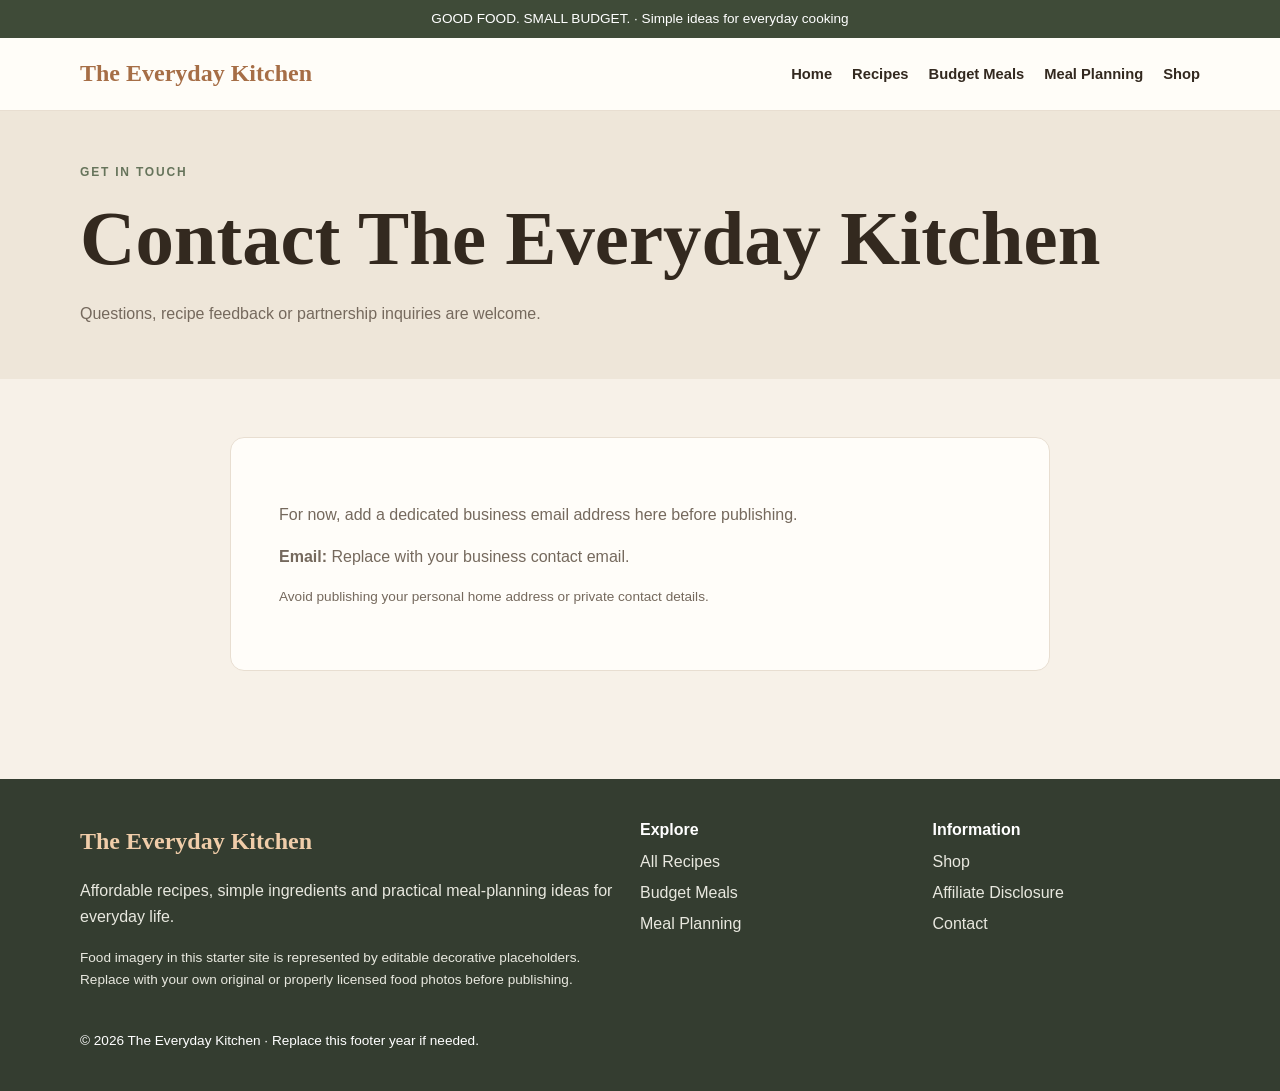
<file: contact.html>
<!doctype html><html lang="en"><head><meta charset="utf-8"><meta name="viewport" content="width=device-width,initial-scale=1"><meta name="description" content="Affordable recipes and easy dinners from The Everyday Kitchen."><title>Contact | The Everyday Kitchen</title><link rel="stylesheet" href="assets/style.css"></head><body>
<div class="topbar">GOOD FOOD. SMALL BUDGET. · Simple ideas for everyday cooking</div>
<header class="site-header"><div class="wrap nav">
<a class="brand" href="index.html">The Everyday Kitchen</a>
<nav class="navlinks" aria-label="Main navigation">
<a href="index.html">Home</a><a href="recipes.html">Recipes</a><a href="budget-meals.html">Budget Meals</a><a href="meal-planning.html">Meal Planning</a><a href="shop.html">Shop</a>
</nav></div></header>

<main><section class="page-hero"><div class="wrap"><div class="eyebrow">Get in touch</div><h1>Contact The Everyday Kitchen</h1><p>Questions, recipe feedback or partnership inquiries are welcome.</p></div></section><section class="section"><article class="content"><p>For now, add a dedicated business email address here before publishing.</p><p><strong>Email:</strong> Replace with your business contact email.</p><p class="small">Avoid publishing your personal home address or private contact details.</p></article></section></main>
<footer class="footer"><div class="wrap footer-grid">
<div><a class="brand" href="index.html" style="color:#f0cda9">The Everyday Kitchen</a><p>Affordable recipes, simple ingredients and practical meal-planning ideas for everyday life.</p><p class="small">Food imagery in this starter site is represented by editable decorative placeholders. Replace with your own original or properly licensed food photos before publishing.</p></div>
<div><strong>Explore</strong><a href="recipes.html">All Recipes</a><a href="budget-meals.html">Budget Meals</a><a href="meal-planning.html">Meal Planning</a></div>
<div><strong>Information</strong><a href="shop.html">Shop</a><a href="disclosure.html">Affiliate Disclosure</a><a href="contact.html">Contact</a></div>
</div><div class="wrap small" style="margin-top:25px">© 2026 The Everyday Kitchen · Replace this footer year if needed.</div></footer>
</body></html>
</file>
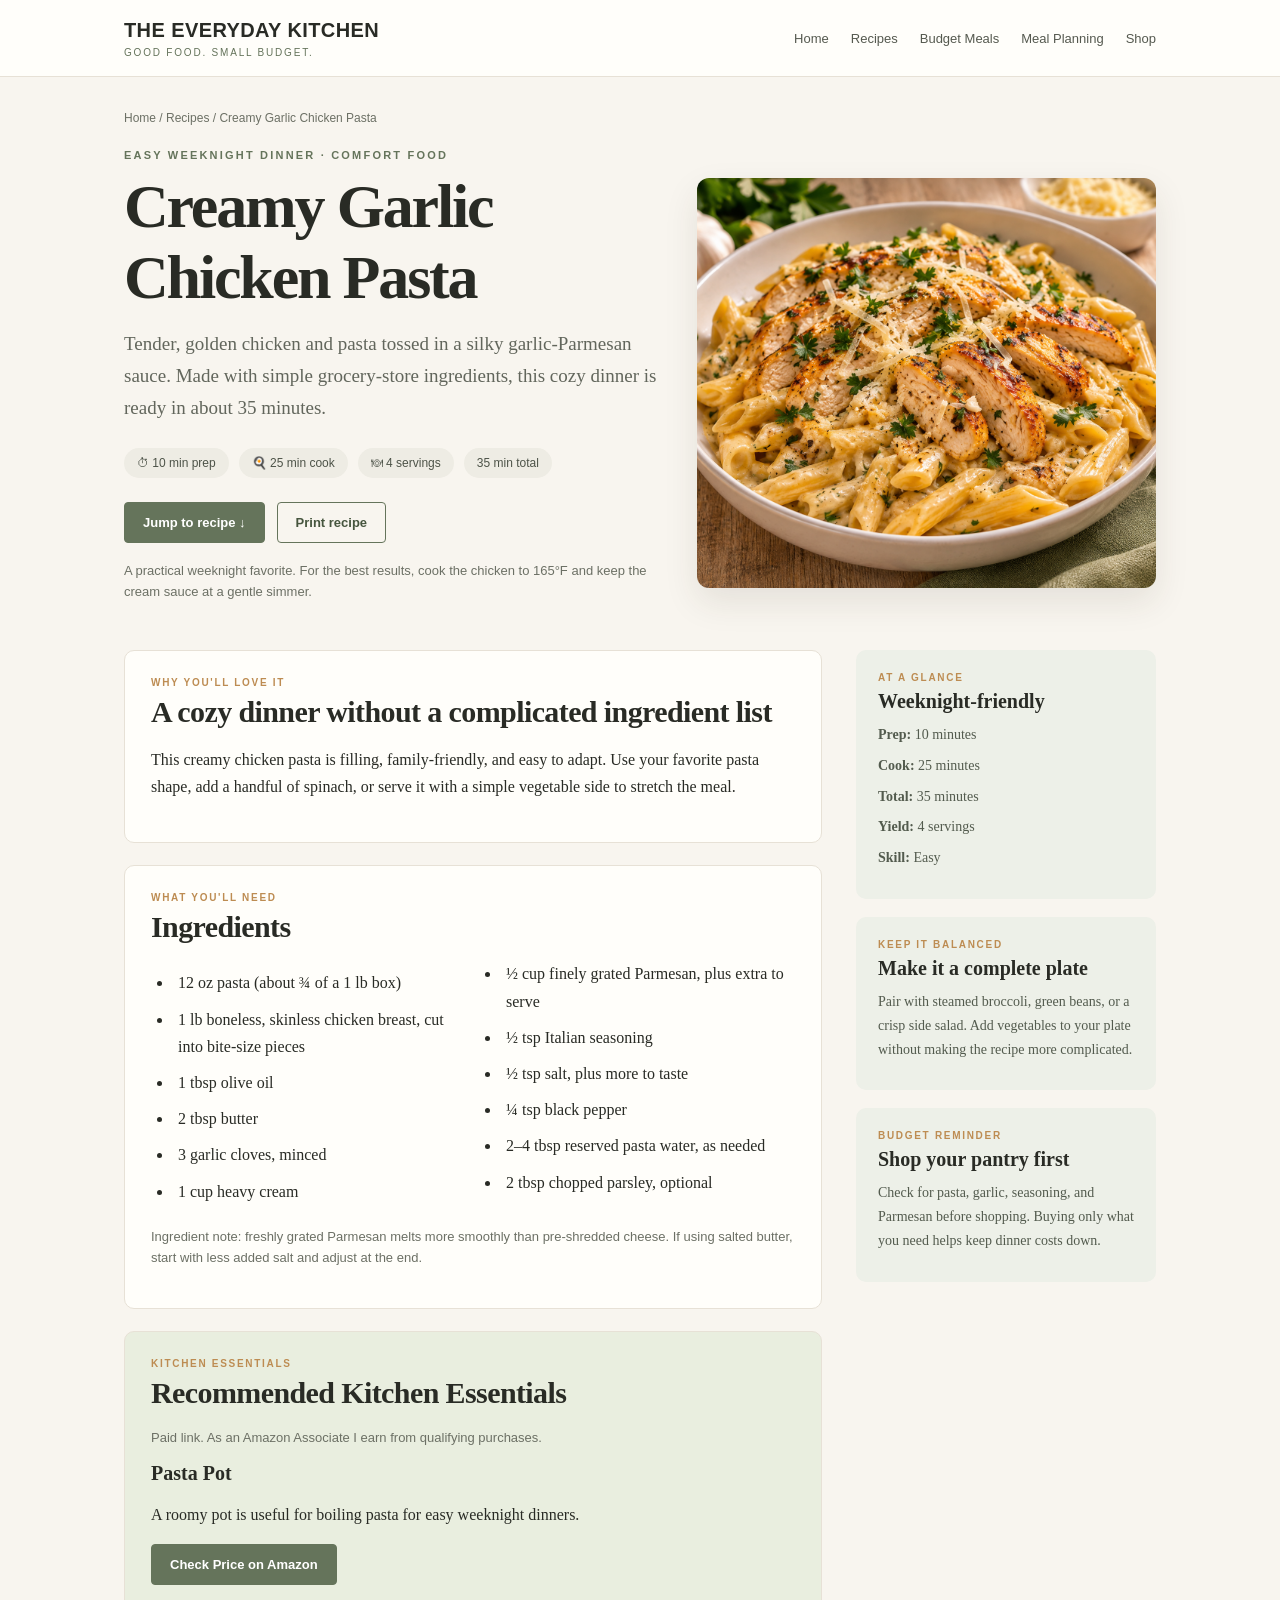
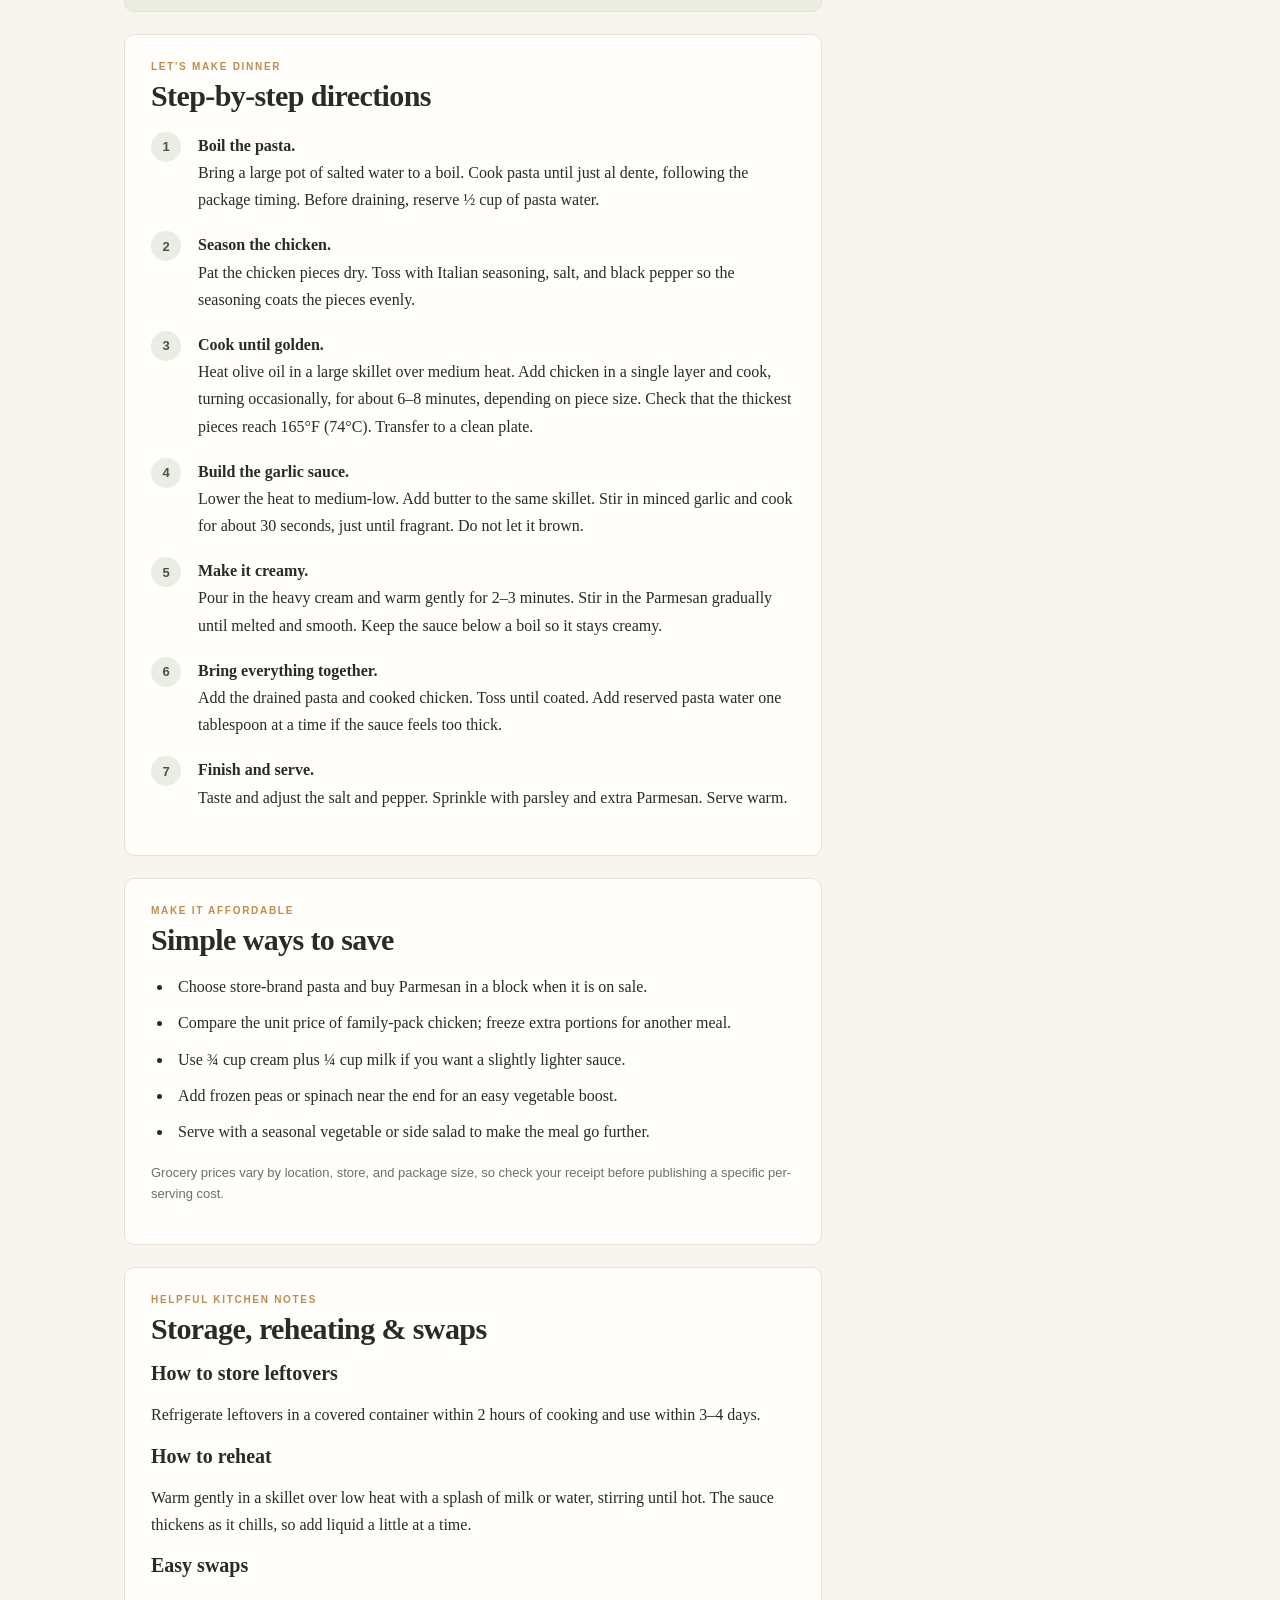
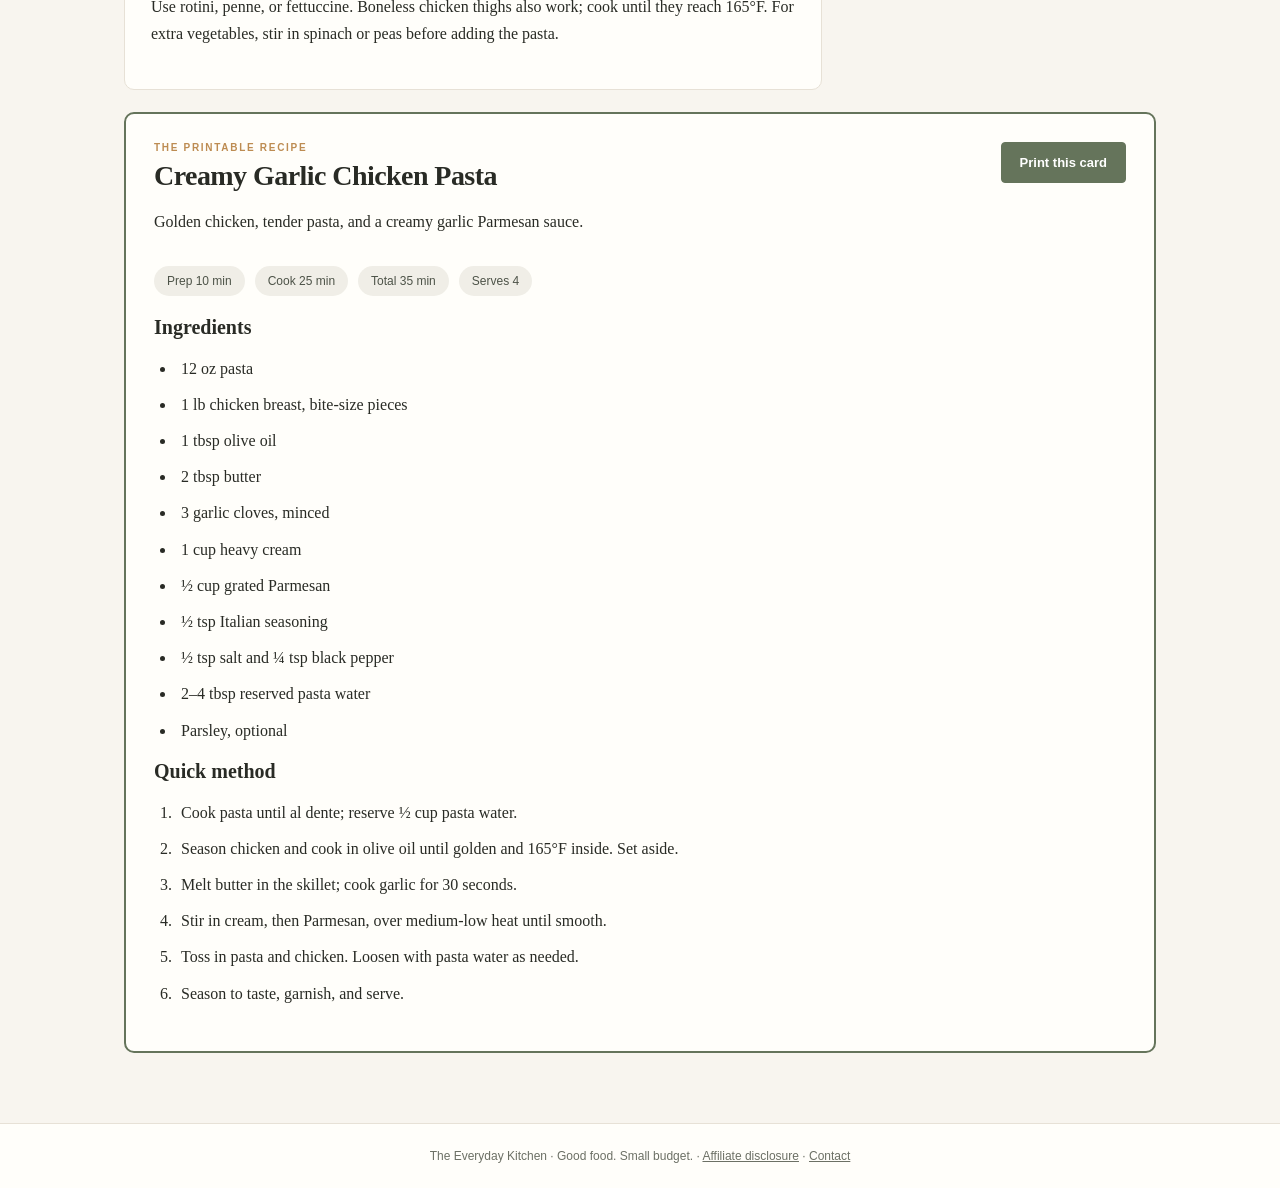
<file: creamy-garlic-chicken-pasta.html>
<!DOCTYPE html>
<html lang="en">
<head>
  <meta charset="UTF-8">
  <meta name="viewport" content="width=device-width, initial-scale=1">
  <meta name="description" content="Creamy garlic chicken pasta made with simple ingredients. An easy, comforting weeknight dinner with tender chicken, Parmesan and a silky garlic cream sauce.">
  <meta name="theme-color" content="#f8f5ef">
  <title>Creamy Garlic Chicken Pasta | The Everyday Kitchen</title>
  <style>
    :root{--cream:#f8f5ef;--paper:#fffefa;--ink:#292b25;--muted:#6c7065;--sage:#65745b;--sage-dark:#46553e;--line:#e7e1d6;--gold:#bd8c52;--max:1080px}
    *{box-sizing:border-box}html{scroll-behavior:smooth}body{margin:0;background:var(--cream);color:var(--ink);font:16px/1.7 Georgia,"Times New Roman",serif}
    a{color:inherit}img{max-width:100%;display:block}.site-header{background:var(--paper);border-bottom:1px solid var(--line)}
    .nav-wrap{max-width:var(--max);margin:auto;padding:18px 24px;display:flex;align-items:center;justify-content:space-between;gap:20px}
    .brand{text-decoration:none;font:700 20px/1.2 Arial,sans-serif;letter-spacing:.02em}.brand small{display:block;font:10px Arial,sans-serif;letter-spacing:.18em;color:var(--sage);margin-top:5px}
    nav{display:flex;gap:22px;flex-wrap:wrap;font:13px Arial,sans-serif}nav a{text-decoration:none;color:#55594f}nav a:hover{color:var(--sage-dark)}
    .wrap{max-width:var(--max);margin:auto;padding:34px 24px 70px}.crumb{font:12px Arial,sans-serif;color:var(--muted);margin-bottom:24px}.crumb a{text-decoration:none}
    .eyebrow{font:11px Arial,sans-serif;letter-spacing:.2em;text-transform:uppercase;color:var(--sage);font-weight:bold}
    h1,h2,h3{line-height:1.15}h1{font-size:clamp(38px,6vw,62px);letter-spacing:-.035em;margin:10px 0 14px;max-width:760px}
    .intro{font-size:19px;color:#62665c;max-width:720px;margin:0 0 22px}
    .hero{display:grid;grid-template-columns:1.08fr .92fr;gap:34px;align-items:center;margin:12px 0 34px}
    .hero-photo{border-radius:12px;overflow:hidden;box-shadow:0 14px 34px #3a30201a}.hero-photo img{width:100%;height:410px;object-fit:cover}
    .meta{display:flex;gap:10px;flex-wrap:wrap;margin:24px 0}.meta span{background:#eeece4;border-radius:30px;padding:8px 13px;font:12px Arial,sans-serif;color:#4d5348}
    .actions{display:flex;gap:12px;flex-wrap:wrap}.btn{display:inline-block;border:1px solid var(--sage);border-radius:4px;padding:12px 18px;text-decoration:none;font:700 13px Arial,sans-serif;cursor:pointer}
    .btn.primary{background:var(--sage);color:white}.btn.secondary{color:var(--sage-dark);background:transparent}
    .note{font:13px/1.6 Arial,sans-serif;color:var(--muted);margin-top:18px}
    .content-grid{display:grid;grid-template-columns:minmax(0,1fr) 300px;gap:34px;align-items:start}
    .panel{background:var(--paper);border:1px solid var(--line);border-radius:10px;padding:26px;margin-bottom:22px}
    h2{font-size:30px;margin:0 0 16px;letter-spacing:-.02em}h3{font-size:20px;margin:0 0 10px}
    .section-kicker{font:10px Arial,sans-serif;letter-spacing:.17em;text-transform:uppercase;color:var(--gold);font-weight:bold;margin-bottom:7px}
    ul,ol{padding-left:22px}li{padding-left:5px;margin:9px 0}
    .ingredients{columns:2;column-gap:34px}.ingredients li{break-inside:avoid}
    .step-list{list-style:none;padding:0;counter-reset:step}.step-list li{counter-increment:step;display:grid;grid-template-columns:34px 1fr;gap:13px;margin:18px 0;padding:0}
    .step-list li:before{content:counter(step);width:30px;height:30px;border-radius:50%;background:#e9ede4;color:var(--sage-dark);display:grid;place-items:center;font:700 13px Arial,sans-serif}
    .side-card{background:#edf0e8;border-radius:10px;padding:22px;margin-bottom:18px}.side-card p{margin:7px 0;color:#535b4e;font-size:14px}
    .budget{display:grid;grid-template-columns:repeat(2,1fr);gap:12px}.budget div{background:#f1efe8;padding:14px;border-radius:7px}.budget strong{display:block;font:700 19px Arial,sans-serif;color:var(--sage-dark)}.budget small{font:11px Arial,sans-serif;color:var(--muted)}
    .recipe-card{border:2px solid var(--sage);background:#fffefa;padding:28px;border-radius:10px}.recipe-card-head{display:flex;justify-content:space-between;gap:15px;align-items:start;flex-wrap:wrap}
    .recipe-card h2{font-size:28px}.recipe-card .meta{margin:14px 0 20px}.recipe-card .meta span{background:#f0eee7}
    .footer{border-top:1px solid var(--line);padding:25px 24px;text-align:center;color:var(--muted);font:12px Arial,sans-serif;background:var(--paper)}
    @media(max-width:760px){.nav-wrap{align-items:flex-start;flex-direction:column}nav{gap:13px}.hero,.content-grid{grid-template-columns:1fr}.hero-photo img{height:290px}.wrap{padding:25px 17px 50px}.ingredients{columns:1}.panel{padding:21px}.intro{font-size:17px}}
    @media print{#recommended-kitchen-essentials{display:none!important}body{background:#fff}.site-header,.crumb,.actions,.footer,.side-card,.note{display:none!important}.wrap{max-width:none;padding:0}.hero{display:block}.hero-photo{display:none}.content-grid{display:block}.panel,.recipe-card{break-inside:avoid;border:1px solid #bbb;box-shadow:none}.recipe-card{margin-top:20px}}
  </style>
  <script type="application/ld+json">
  {
    "@context":"https://schema.org",
    "@type":"Recipe",
    "name":"Creamy Garlic Chicken Pasta",
    "description":"Tender chicken and pasta tossed in a creamy garlic Parmesan sauce.",
    "image":"https://zforzee132-source.github.io/The-Everyday-Kitchen/assets/creamy-garlic-chicken-pasta.png",
    "prepTime":"PT10M",
    "cookTime":"PT25M",
    "totalTime":"PT35M",
    "recipeYield":"4 servings",
    "recipeCategory":"Dinner",
    "recipeCuisine":"American",
    "recipeIngredient":[
      "12 ounces pasta",
      "1 pound boneless, skinless chicken breast, cut into bite-size pieces",
      "1 tablespoon olive oil",
      "2 tablespoons butter",
      "3 garlic cloves, minced",
      "1 cup heavy cream",
      "1/2 cup finely grated Parmesan cheese, plus more to serve",
      "1/2 teaspoon Italian seasoning",
      "1/2 teaspoon salt, plus more to taste",
      "1/4 teaspoon black pepper",
      "2 to 4 tablespoons reserved pasta water, as needed",
      "2 tablespoons chopped parsley, optional"
    ],
    "recipeInstructions":[
      {"@type":"HowToStep","text":"Bring a large pot of salted water to a boil. Cook pasta until just al dente according to package directions. Reserve 1/2 cup pasta water, then drain."},
      {"@type":"HowToStep","text":"Pat chicken dry. Season with Italian seasoning, salt and pepper."},
      {"@type":"HowToStep","text":"Heat olive oil in a large skillet over medium heat. Add chicken in a single layer and cook, turning occasionally, until golden and the thickest pieces reach 165°F (74°C), about 6 to 8 minutes depending on size. Transfer to a clean plate."},
      {"@type":"HowToStep","text":"Reduce heat to medium-low. Add butter to the skillet. Stir in garlic and cook for about 30 seconds, just until fragrant."},
      {"@type":"HowToStep","text":"Pour in cream and warm gently for 2 to 3 minutes. Stir in Parmesan a little at a time until smooth. Do not let the sauce boil."},
      {"@type":"HowToStep","text":"Add drained pasta and chicken. Toss to coat, adding reserved pasta water 1 tablespoon at a time until the sauce clings to the pasta."},
      {"@type":"HowToStep","text":"Taste and adjust seasoning. Finish with parsley and extra Parmesan, then serve."}
    ]
  }
  </script>
</head>
<body>
<header class="site-header">
  <div class="nav-wrap">
    <a class="brand" href="index.html">THE EVERYDAY KITCHEN<small>GOOD FOOD. SMALL BUDGET.</small></a>
    <nav aria-label="Main navigation">
      <a href="index.html">Home</a><a href="recipes.html">Recipes</a><a href="budget-meals.html">Budget Meals</a><a href="meal-planning.html">Meal Planning</a><a href="shop.html">Shop</a>
    </nav>
  </div>
</header>
<main class="wrap">
  <div class="crumb"><a href="index.html">Home</a> / <a href="recipes.html">Recipes</a> / Creamy Garlic Chicken Pasta</div>
  <section class="hero">
    <div>
      <div class="eyebrow">Easy weeknight dinner · Comfort food</div>
      <h1>Creamy Garlic Chicken Pasta</h1>
      <p class="intro">Tender, golden chicken and pasta tossed in a silky garlic-Parmesan sauce. Made with simple grocery-store ingredients, this cozy dinner is ready in about 35 minutes.</p>
      <div class="meta"><span>⏱ 10 min prep</span><span>🍳 25 min cook</span><span>🍽 4 servings</span><span>35 min total</span></div>
      <div class="actions"><a class="btn primary" href="#recipe-card">Jump to recipe ↓</a><button class="btn secondary" onclick="window.print()">Print recipe</button></div>
      <p class="note">A practical weeknight favorite. For the best results, cook the chicken to 165°F and keep the cream sauce at a gentle simmer.</p>
    </div>
    <div class="hero-photo"><img src="assets/creamy-garlic-chicken-pasta.png" alt="Creamy garlic Parmesan pasta topped with golden chicken and fresh parsley"></div>
  </section>

  <div class="content-grid">
    <div>
      <section class="panel">
        <div class="section-kicker">Why you'll love it</div>
        <h2>A cozy dinner without a complicated ingredient list</h2>
        <p>This creamy chicken pasta is filling, family-friendly, and easy to adapt. Use your favorite pasta shape, add a handful of spinach, or serve it with a simple vegetable side to stretch the meal.</p>
      </section>
      <section class="panel">
        <div class="section-kicker">What you'll need</div>
        <h2>Ingredients</h2>
        <ul class="ingredients">
          <li>12 oz pasta (about ¾ of a 1 lb box)</li>
          <li>1 lb boneless, skinless chicken breast, cut into bite-size pieces</li>
          <li>1 tbsp olive oil</li>
          <li>2 tbsp butter</li>
          <li>3 garlic cloves, minced</li>
          <li>1 cup heavy cream</li>
          <li>½ cup finely grated Parmesan, plus extra to serve</li>
          <li>½ tsp Italian seasoning</li>
          <li>½ tsp salt, plus more to taste</li>
          <li>¼ tsp black pepper</li>
          <li>2–4 tbsp reserved pasta water, as needed</li>
          <li>2 tbsp chopped parsley, optional</li>
        </ul>
        <p class="note">Ingredient note: freshly grated Parmesan melts more smoothly than pre-shredded cheese. If using salted butter, start with less added salt and adjust at the end.</p>
      </section>
      <section class="panel" id="recommended-kitchen-essentials" style="background:#e9eedf;">
        <div class="section-kicker">Kitchen essentials</div>
        <h2>Recommended Kitchen Essentials</h2>
        <p class="note">Paid link. As an Amazon Associate I earn from qualifying purchases.</p>
        <h3>Pasta Pot</h3>
        <p>A roomy pot is useful for boiling pasta for easy weeknight dinners.</p>
        <a class="btn primary" href="https://link.amazon/B0gtqOg6g" target="_blank" rel="sponsored nofollow noopener noreferrer">Check Price on Amazon</a>
      </section>
      <section class="panel">
        <div class="section-kicker">Let's make dinner</div>
        <h2>Step-by-step directions</h2>
        <ol class="step-list">
          <li><div><strong>Boil the pasta.</strong><br>Bring a large pot of salted water to a boil. Cook pasta until just al dente, following the package timing. Before draining, reserve ½ cup of pasta water.</div></li>
          <li><div><strong>Season the chicken.</strong><br>Pat the chicken pieces dry. Toss with Italian seasoning, salt, and black pepper so the seasoning coats the pieces evenly.</div></li>
          <li><div><strong>Cook until golden.</strong><br>Heat olive oil in a large skillet over medium heat. Add chicken in a single layer and cook, turning occasionally, for about 6–8 minutes, depending on piece size. Check that the thickest pieces reach 165°F (74°C). Transfer to a clean plate.</div></li>
          <li><div><strong>Build the garlic sauce.</strong><br>Lower the heat to medium-low. Add butter to the same skillet. Stir in minced garlic and cook for about 30 seconds, just until fragrant. Do not let it brown.</div></li>
          <li><div><strong>Make it creamy.</strong><br>Pour in the heavy cream and warm gently for 2–3 minutes. Stir in the Parmesan gradually until melted and smooth. Keep the sauce below a boil so it stays creamy.</div></li>
          <li><div><strong>Bring everything together.</strong><br>Add the drained pasta and cooked chicken. Toss until coated. Add reserved pasta water one tablespoon at a time if the sauce feels too thick.</div></li>
          <li><div><strong>Finish and serve.</strong><br>Taste and adjust the salt and pepper. Sprinkle with parsley and extra Parmesan. Serve warm.</div></li>
        </ol>
      </section>
      <section class="panel">
        <div class="section-kicker">Make it affordable</div>
        <h2>Simple ways to save</h2>
        <ul>
          <li>Choose store-brand pasta and buy Parmesan in a block when it is on sale.</li>
          <li>Compare the unit price of family-pack chicken; freeze extra portions for another meal.</li>
          <li>Use ¾ cup cream plus ¼ cup milk if you want a slightly lighter sauce.</li>
          <li>Add frozen peas or spinach near the end for an easy vegetable boost.</li>
          <li>Serve with a seasonal vegetable or side salad to make the meal go further.</li>
        </ul>
        <p class="note">Grocery prices vary by location, store, and package size, so check your receipt before publishing a specific per-serving cost.</p>
      </section>
      <section class="panel">
        <div class="section-kicker">Helpful kitchen notes</div>
        <h2>Storage, reheating & swaps</h2>
        <h3>How to store leftovers</h3>
        <p>Refrigerate leftovers in a covered container within 2 hours of cooking and use within 3–4 days.</p>
        <h3>How to reheat</h3>
        <p>Warm gently in a skillet over low heat with a splash of milk or water, stirring until hot. The sauce thickens as it chills, so add liquid a little at a time.</p>
        <h3>Easy swaps</h3>
        <p>Use rotini, penne, or fettuccine. Boneless chicken thighs also work; cook until they reach 165°F. For extra vegetables, stir in spinach or peas before adding the pasta.</p>
      </section>
    </div>
    <aside>
      <div class="side-card"><div class="section-kicker">At a glance</div><h3>Weeknight-friendly</h3><p><strong>Prep:</strong> 10 minutes</p><p><strong>Cook:</strong> 25 minutes</p><p><strong>Total:</strong> 35 minutes</p><p><strong>Yield:</strong> 4 servings</p><p><strong>Skill:</strong> Easy</p></div>
      <div class="side-card"><div class="section-kicker">Keep it balanced</div><h3>Make it a complete plate</h3><p>Pair with steamed broccoli, green beans, or a crisp side salad. Add vegetables to your plate without making the recipe more complicated.</p></div>
      <div class="side-card"><div class="section-kicker">Budget reminder</div><h3>Shop your pantry first</h3><p>Check for pasta, garlic, seasoning, and Parmesan before shopping. Buying only what you need helps keep dinner costs down.</p></div>
    </aside>
  </div>

  <section class="recipe-card" id="recipe-card">
    <div class="recipe-card-head">
      <div><div class="section-kicker">The printable recipe</div><h2>Creamy Garlic Chicken Pasta</h2><p>Golden chicken, tender pasta, and a creamy garlic Parmesan sauce.</p></div>
      <button class="btn primary" onclick="window.print()">Print this card</button>
    </div>
    <div class="meta"><span>Prep 10 min</span><span>Cook 25 min</span><span>Total 35 min</span><span>Serves 4</span></div>
    <h3>Ingredients</h3>
    <ul><li>12 oz pasta</li><li>1 lb chicken breast, bite-size pieces</li><li>1 tbsp olive oil</li><li>2 tbsp butter</li><li>3 garlic cloves, minced</li><li>1 cup heavy cream</li><li>½ cup grated Parmesan</li><li>½ tsp Italian seasoning</li><li>½ tsp salt and ¼ tsp black pepper</li><li>2–4 tbsp reserved pasta water</li><li>Parsley, optional</li></ul>
    <h3>Quick method</h3>
    <ol><li>Cook pasta until al dente; reserve ½ cup pasta water.</li><li>Season chicken and cook in olive oil until golden and 165°F inside. Set aside.</li><li>Melt butter in the skillet; cook garlic for 30 seconds.</li><li>Stir in cream, then Parmesan, over medium-low heat until smooth.</li><li>Toss in pasta and chicken. Loosen with pasta water as needed.</li><li>Season to taste, garnish, and serve.</li></ol>
  </section>
</main>
<footer class="footer">The Everyday Kitchen · Good food. Small budget. · <a href="disclosure.html">Affiliate disclosure</a> · <a href="contact.html">Contact</a></footer>
</body>
</html>
</file>
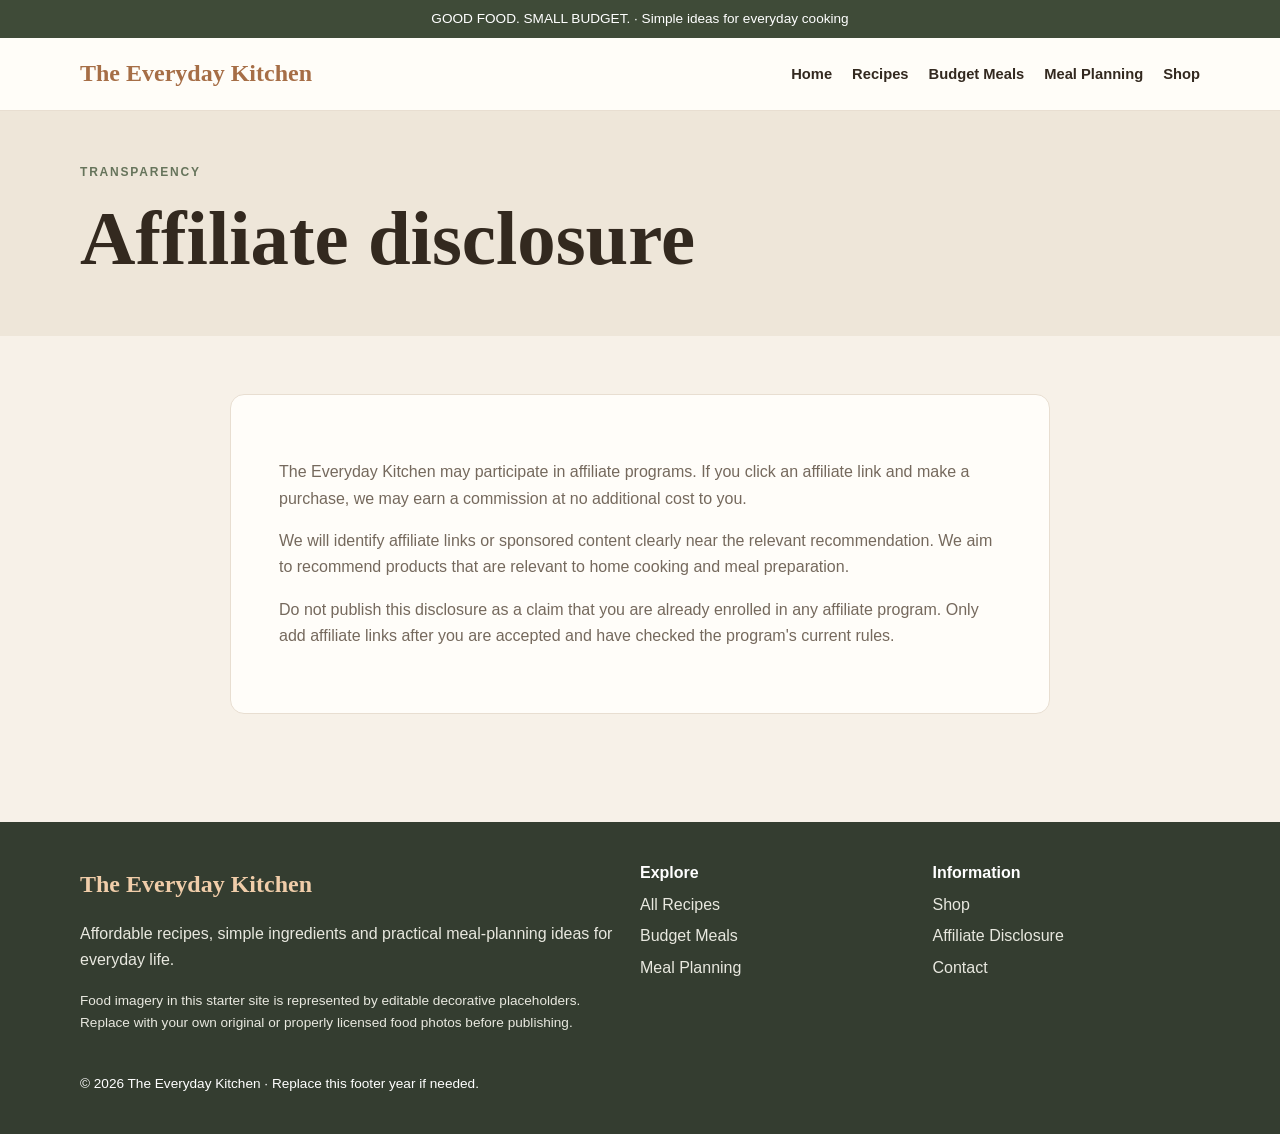
<file: disclosure.html>
<!doctype html><html lang="en"><head><meta charset="utf-8"><meta name="viewport" content="width=device-width,initial-scale=1"><meta name="description" content="Affordable recipes and easy dinners from The Everyday Kitchen."><title>Affiliate Disclosure | The Everyday Kitchen</title><link rel="stylesheet" href="assets/style.css"></head><body>
<div class="topbar">GOOD FOOD. SMALL BUDGET. · Simple ideas for everyday cooking</div>
<header class="site-header"><div class="wrap nav">
<a class="brand" href="index.html">The Everyday Kitchen</a>
<nav class="navlinks" aria-label="Main navigation">
<a href="index.html">Home</a><a href="recipes.html">Recipes</a><a href="budget-meals.html">Budget Meals</a><a href="meal-planning.html">Meal Planning</a><a href="shop.html">Shop</a>
</nav></div></header>

<main><section class="page-hero"><div class="wrap"><div class="eyebrow">Transparency</div><h1>Affiliate disclosure</h1></div></section><section class="section"><article class="content"><p>The Everyday Kitchen may participate in affiliate programs. If you click an affiliate link and make a purchase, we may earn a commission at no additional cost to you.</p><p>We will identify affiliate links or sponsored content clearly near the relevant recommendation. We aim to recommend products that are relevant to home cooking and meal preparation.</p><p>Do not publish this disclosure as a claim that you are already enrolled in any affiliate program. Only add affiliate links after you are accepted and have checked the program's current rules.</p></article></section></main>
<footer class="footer"><div class="wrap footer-grid">
<div><a class="brand" href="index.html" style="color:#f0cda9">The Everyday Kitchen</a><p>Affordable recipes, simple ingredients and practical meal-planning ideas for everyday life.</p><p class="small">Food imagery in this starter site is represented by editable decorative placeholders. Replace with your own original or properly licensed food photos before publishing.</p></div>
<div><strong>Explore</strong><a href="recipes.html">All Recipes</a><a href="budget-meals.html">Budget Meals</a><a href="meal-planning.html">Meal Planning</a></div>
<div><strong>Information</strong><a href="shop.html">Shop</a><a href="disclosure.html">Affiliate Disclosure</a><a href="contact.html">Contact</a></div>
</div><div class="wrap small" style="margin-top:25px">© 2026 The Everyday Kitchen · Replace this footer year if needed.</div></footer>
</body></html>
</file>
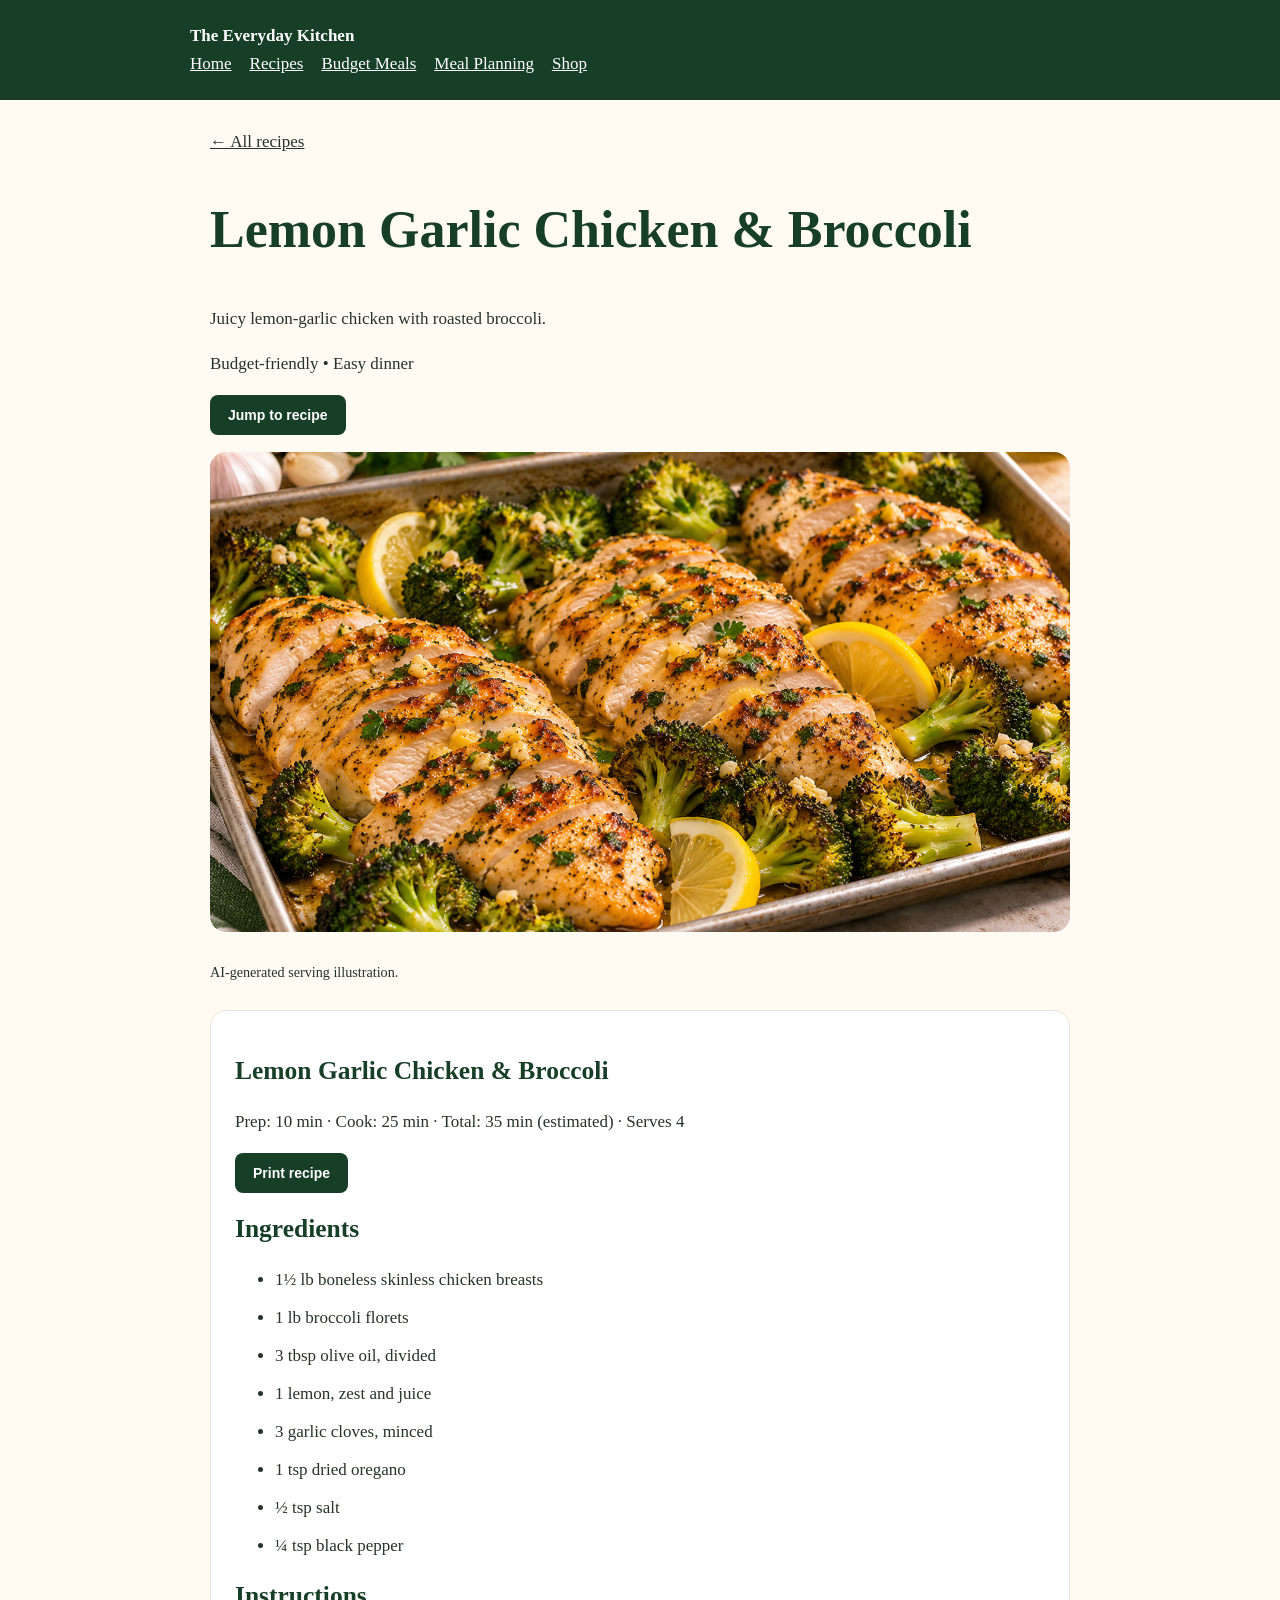
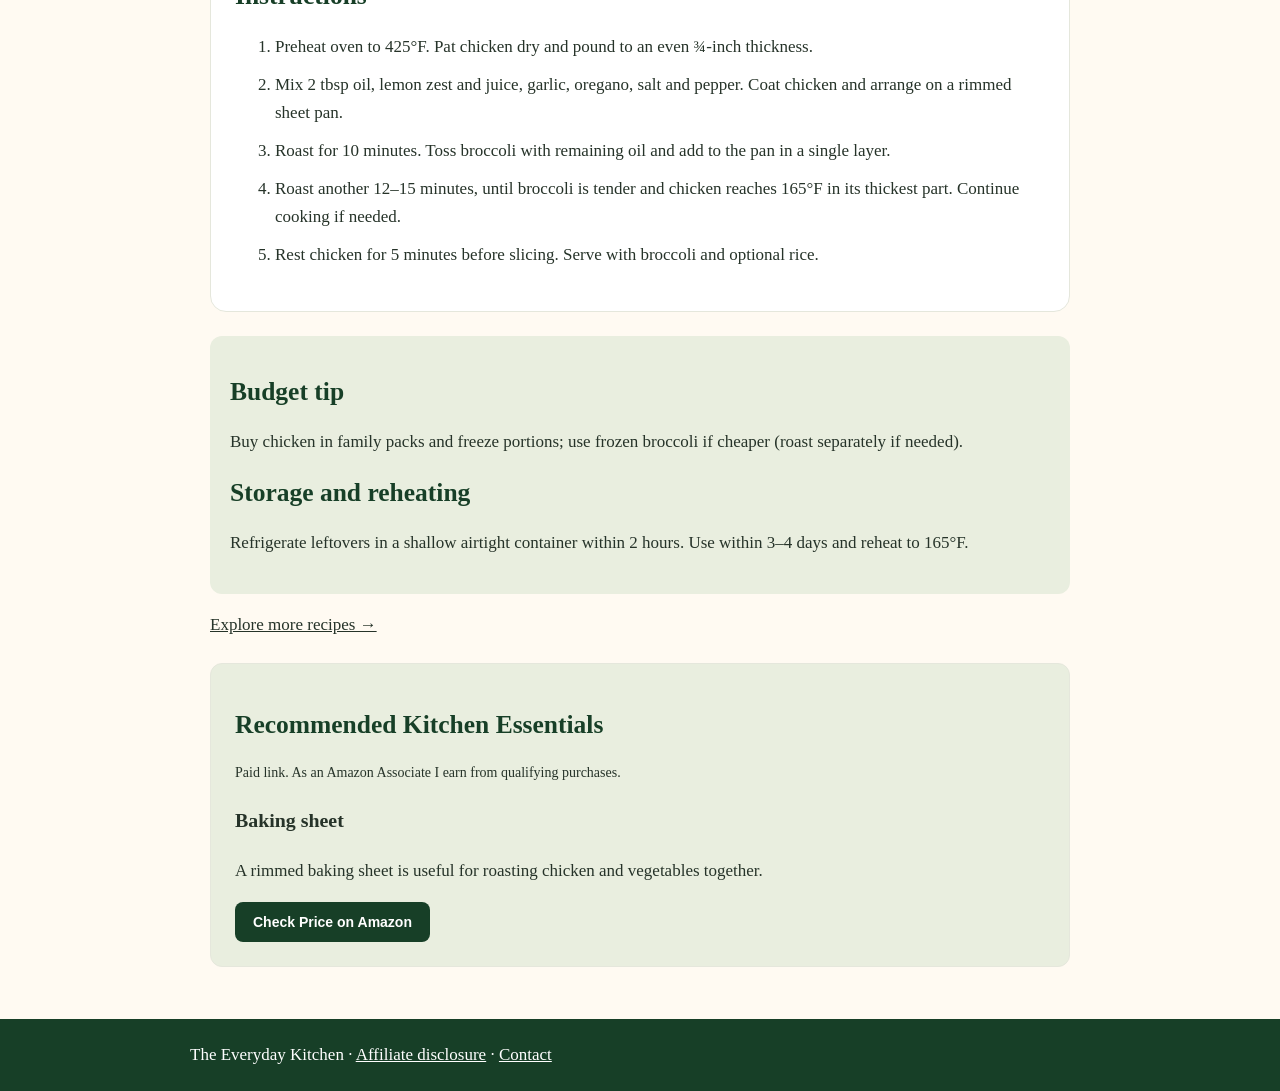
<file: lemon-garlic-chicken-broccoli.html>
<!DOCTYPE html>
<html lang="en"><head><meta charset="utf-8"/><meta content="width=device-width,initial-scale=1" name="viewport"/><title>Lemon Garlic Chicken &amp; Broccoli | The Everyday Kitchen</title><meta content="Juicy lemon-garlic chicken with roasted broccoli." name="description"/><script type="application/ld+json">{"@context": "https://schema.org", "@type": "Recipe", "name": "Lemon Garlic Chicken & Broccoli", "description": "Juicy lemon-garlic chicken with roasted broccoli.", "image": "https://zforzee132-source.github.io/The-Everyday-Kitchen/assets/lemon-garlic-chicken-broccoli.png", "prepTime": "PT10M", "cookTime": "PT25M", "totalTime": "PT35M", "recipeYield": "4 servings", "recipeIngredient": ["1\u00bd lb boneless skinless chicken breasts", "1 lb broccoli florets", "3 tbsp olive oil, divided", "1 lemon, zest and juice", "3 garlic cloves, minced", "1 tsp dried oregano", "\u00bd tsp salt", "\u00bc tsp black pepper"], "recipeInstructions": [{"@type": "HowToStep", "text": "Preheat oven to 425\u00b0F. Pat chicken dry and pound to an even \u00be-inch thickness."}, {"@type": "HowToStep", "text": "Mix 2 tbsp oil, lemon zest and juice, garlic, oregano, salt and pepper. Coat chicken and arrange on a rimmed sheet pan."}, {"@type": "HowToStep", "text": "Roast for 10 minutes. Toss broccoli with remaining oil and add to the pan in a single layer."}, {"@type": "HowToStep", "text": "Roast another 12\u201315 minutes, until broccoli is tender and chicken reaches 165\u00b0F in its thickest part. Continue cooking if needed."}, {"@type": "HowToStep", "text": "Rest chicken for 5 minutes before slicing. Serve with broccoli and optional rice."}]}</script><style> *{box-sizing:border-box}body{margin:0;background:#fffaf2;color:#263329;font:17px/1.65 Georgia,serif}header,footer{background:#173f27;color:white;padding:22px}nav{display:flex;gap:18px;flex-wrap:wrap}a{color:inherit}main,header div,footer div{max-width:900px;margin:auto}main{padding:28px 20px}h1,h2{color:#173f27;line-height:1.2}h1{font-size:clamp(32px,5vw,52px)}img{width:100%;max-height:480px;object-fit:cover;border-radius:16px}.card{background:white;border:1px solid #e5e7dc;border-radius:16px;padding:24px;margin:24px 0}.btn,button{display:inline-block;background:#173f27;color:white;border:0;border-radius:8px;padding:12px 18px;font: bold 14px Arial;text-decoration:none;cursor:pointer}li{margin:10px 0}.tip{background:#e9eedf;padding:20px;border-radius:12px}@media print{header,footer,.hero,button,.tip,.back{display:none}body{background:white}.card{border:0;padding:0}}</style></head><body><header><div><strong>The Everyday Kitchen</strong><nav><a href="index.html">Home</a><a href="recipes.html">Recipes</a><a href="budget-meals.html">Budget Meals</a><a href="meal-planning.html">Meal Planning</a><a href="shop.html">Shop</a></nav></div></header><main><section class="hero"><a href="recipes.html">← All recipes</a><h1>Lemon Garlic Chicken &amp; Broccoli</h1><p>Juicy lemon-garlic chicken with roasted broccoli.</p><p>Budget-friendly • Easy dinner</p><a class="btn" href="#recipe">Jump to recipe</a><p><img alt="Lemon Garlic Chicken &amp; Broccoli" src="assets/lemon-garlic-chicken-broccoli.png"/></p><small>AI-generated serving illustration.</small></section><section class="card" id="recipe"><h2>Lemon Garlic Chicken &amp; Broccoli</h2><p>Prep: 10 min · Cook: 25 min · Total: 35 min (estimated) · Serves 4</p><button onclick="window.print()">Print recipe</button><h2>Ingredients</h2><ul><li>1½ lb boneless skinless chicken breasts</li><li>1 lb broccoli florets</li><li>3 tbsp olive oil, divided</li><li>1 lemon, zest and juice</li><li>3 garlic cloves, minced</li><li>1 tsp dried oregano</li><li>½ tsp salt</li><li>¼ tsp black pepper</li></ul><h2>Instructions</h2><ol><li>Preheat oven to 425°F. Pat chicken dry and pound to an even ¾-inch thickness.</li><li>Mix 2 tbsp oil, lemon zest and juice, garlic, oregano, salt and pepper. Coat chicken and arrange on a rimmed sheet pan.</li><li>Roast for 10 minutes. Toss broccoli with remaining oil and add to the pan in a single layer.</li><li>Roast another 12–15 minutes, until broccoli is tender and chicken reaches 165°F in its thickest part. Continue cooking if needed.</li><li>Rest chicken for 5 minutes before slicing. Serve with broccoli and optional rice.</li></ol></section><section class="tip"><h2>Budget tip</h2><p>Buy chicken in family packs and freeze portions; use frozen broccoli if cheaper (roast separately if needed).</p><h2>Storage and reheating</h2><p>Refrigerate leftovers in a shallow airtight container within 2 hours. Use within 3–4 days and reheat to 165°F.</p></section><p class="back"><a href="recipes.html">Explore more recipes →</a></p><section class="card" id="recommended-kitchen-essentials" aria-label="Recommended kitchen essentials" style="background:#e9eedf;border-radius:12px;padding:24px;margin:24px 0;"><h2>Recommended Kitchen Essentials</h2><p style="font-size:14px;">Paid link. As an Amazon Associate I earn from qualifying purchases.</p><h3>Baking sheet</h3><p>A rimmed baking sheet is useful for roasting chicken and vegetables together.</p><a class="btn" style="display:inline-block;background:#173f27;color:white;padding:12px 18px;border-radius:8px;text-decoration:none;font-weight:bold;" href="https://link.amazon/B0bWS4CkN" target="_blank" rel="sponsored nofollow noopener noreferrer">Check Price on Amazon</a></section><style>@media print{#recommended-kitchen-essentials{display:none!important}}</style></main><footer><div>The Everyday Kitchen · <a href="disclosure.html">Affiliate disclosure</a> · <a href="contact.html">Contact</a></div></footer></body></html>
</file>
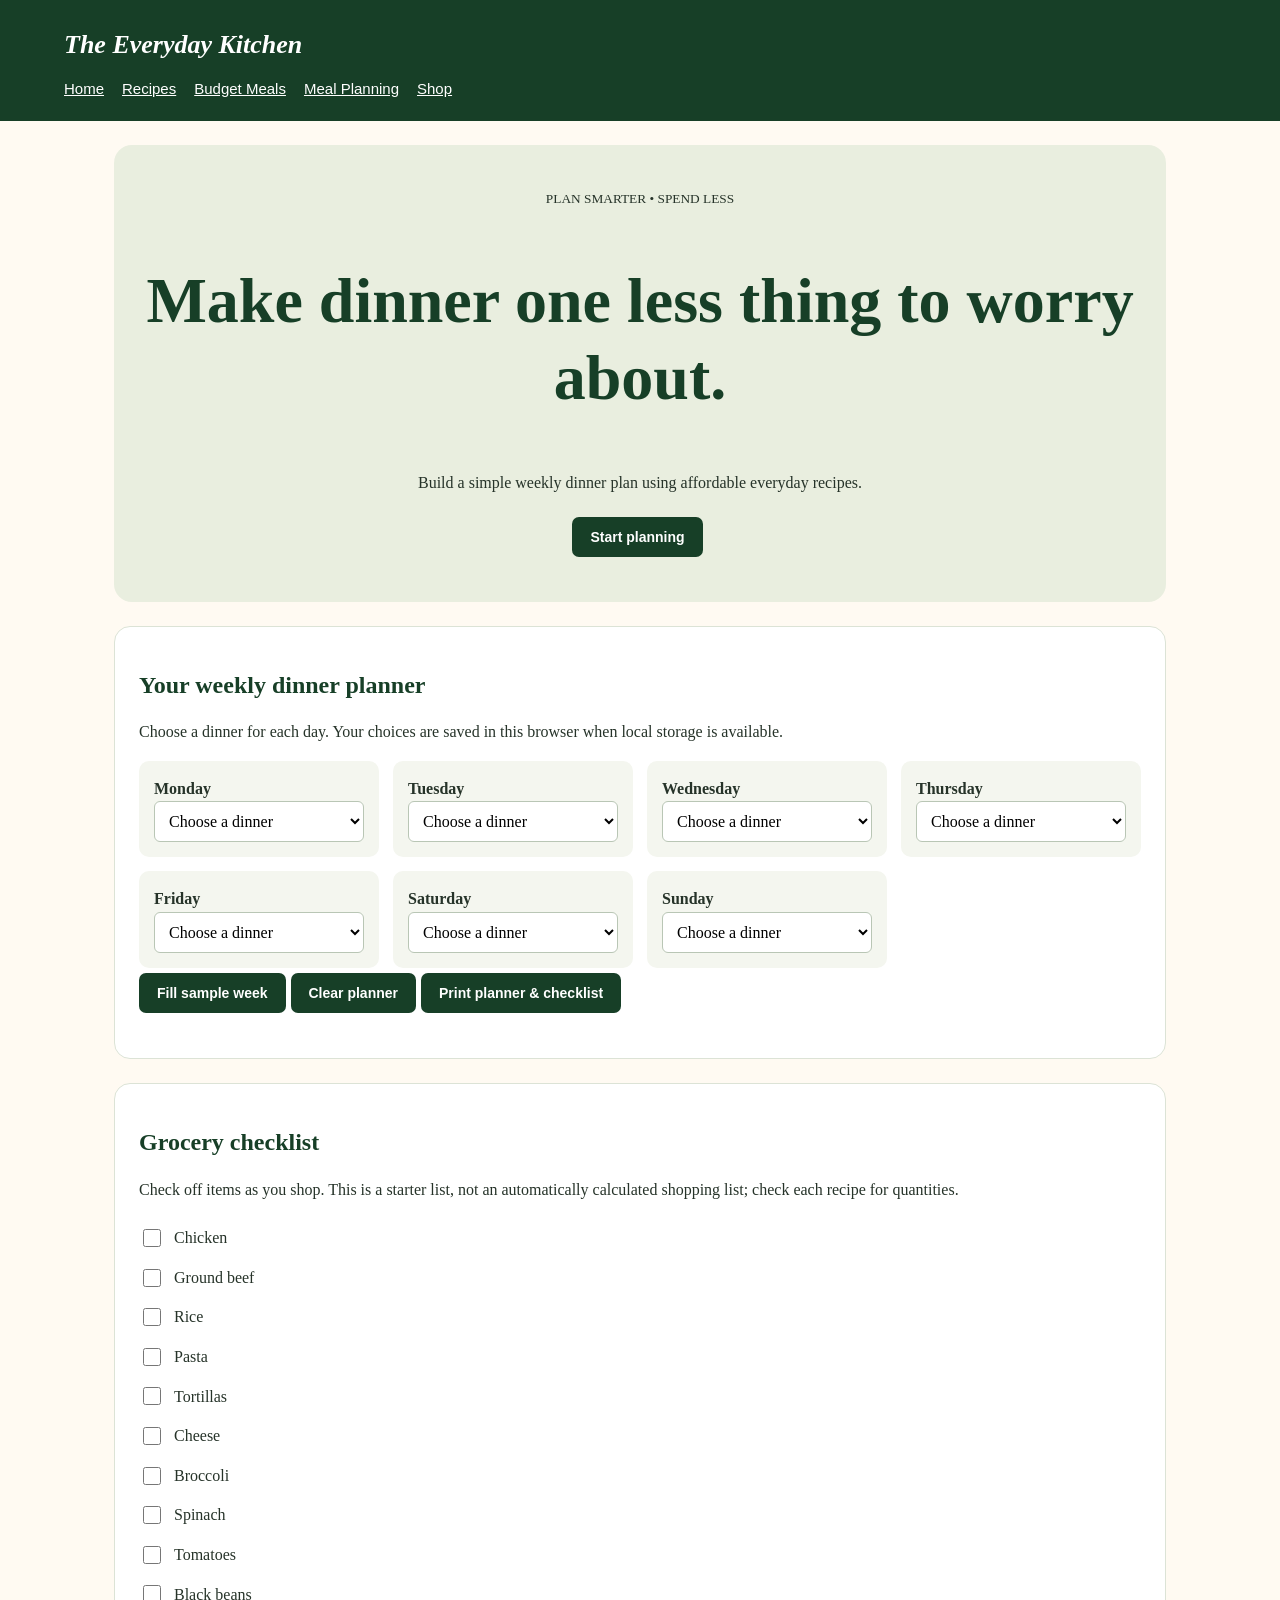
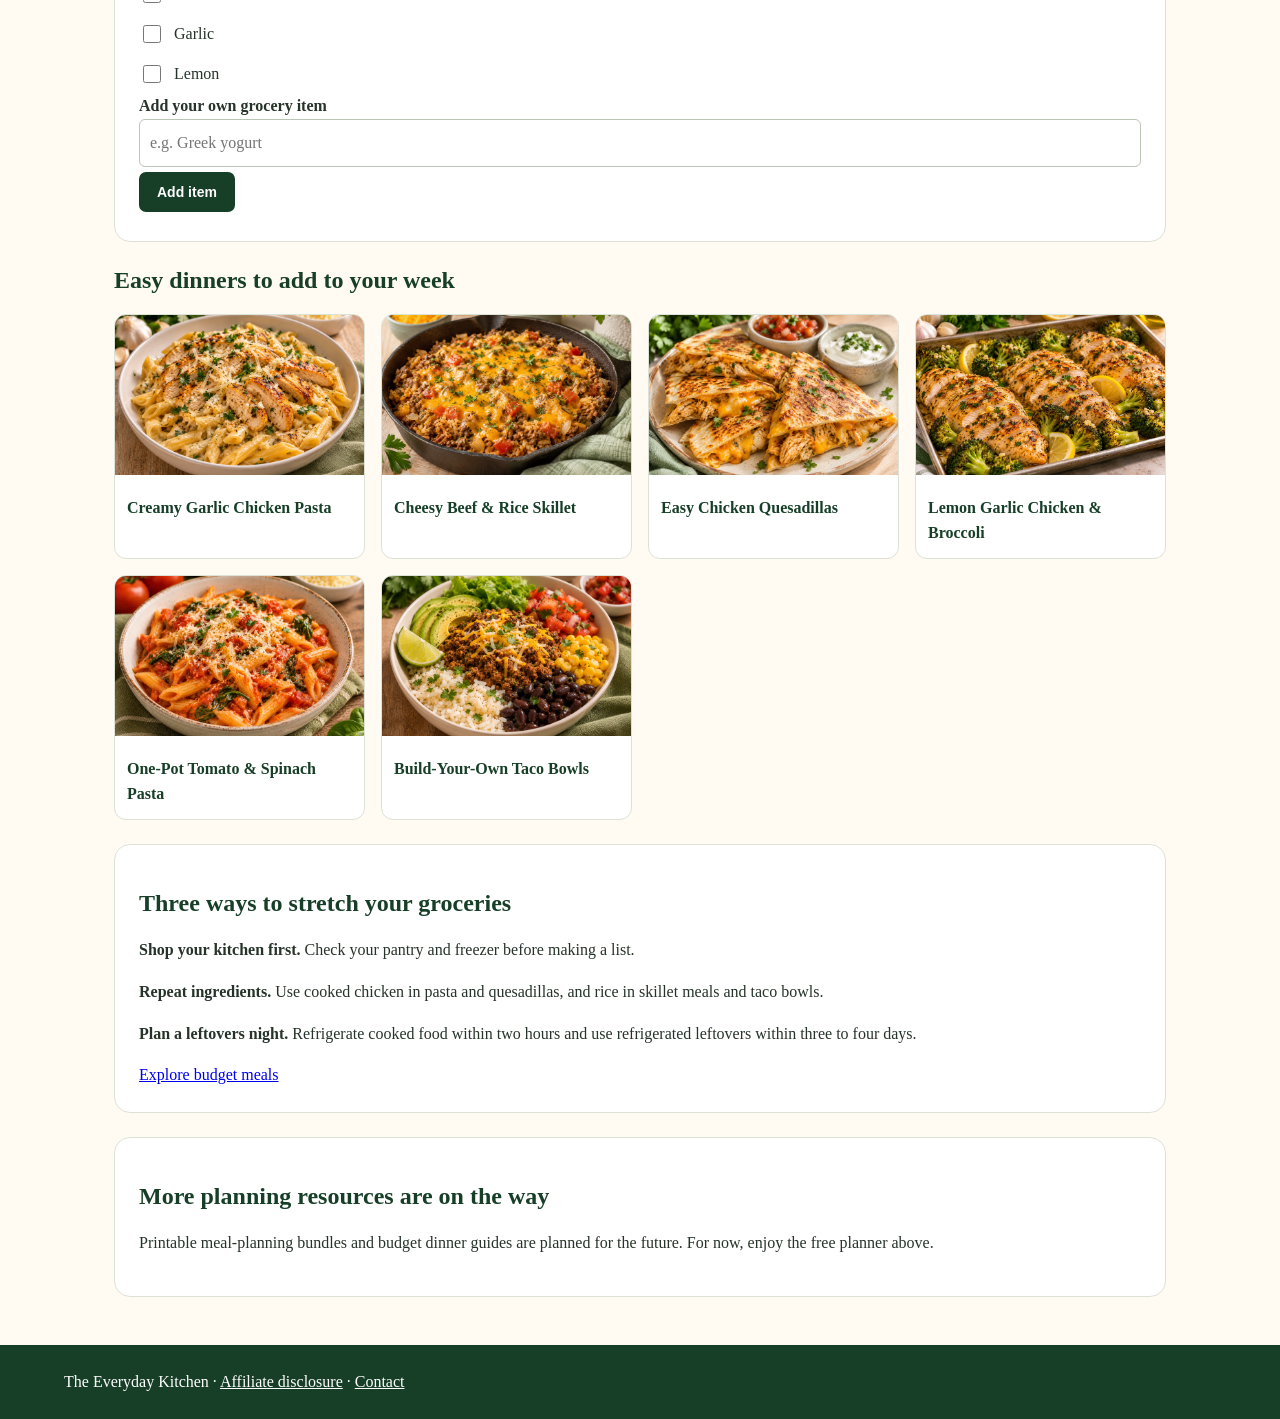
<file: meal-planning.html>
<!doctype html><html lang="en"><head><meta charset="utf-8"><meta name="viewport" content="width=device-width,initial-scale=1"><meta name="description" content="Plan affordable weekly dinners and create a grocery checklist with The Everyday Kitchen."><title>Meal Planning | The Everyday Kitchen</title><style>*{box-sizing:border-box}body{margin:0;background:#fffaf2;color:#263329;font:16px/1.6 Georgia,serif}header,footer{padding:24px 5%;background:#173f27;color:white}header a,footer a{color:inherit}nav{display:flex;flex-wrap:wrap;gap:18px;font:15px Arial;margin-top:14px}main{max-width:1100px;margin:auto;padding:24px}h1,h2,h3{color:#173f27;line-height:1.2}h1{font-size:clamp(2.4rem,6vw,4rem)}.hero{text-align:center;padding:40px 10px;background:#e9eedf;border-radius:18px}.brand{font-size:26px;font-style:italic;font-weight:bold;text-decoration:none}.panel{background:white;border:1px solid #dce3d6;border-radius:16px;padding:24px;margin:24px 0}.days{display:grid;grid-template-columns:repeat(auto-fit,minmax(210px,1fr));gap:14px}.day{background:#f4f6ef;padding:15px;border-radius:10px}label{display:block;font-weight:bold}select,input[type=text]{width:100%;padding:10px;border:1px solid #b9c6b5;border-radius:6px;background:white;font:inherit}button,.btn{display:inline-block;background:#173f27;color:white;border:0;border-radius:7px;padding:12px 18px;font: bold 14px Arial;cursor:pointer;text-decoration:none;margin:5px 5px 5px 0}.check{display:flex;align-items:center;gap:10px;font-weight:normal;padding:7px 0}.check input{width:18px;height:18px}.recipes{display:grid;grid-template-columns:repeat(auto-fit,minmax(220px,1fr));gap:16px}.recipe{border:1px solid #dce3d6;border-radius:12px;overflow:hidden;color:#173f27;text-decoration:none;background:white}.recipe img{width:100%;height:160px;object-fit:cover}.recipe strong{display:block;padding:12px}.muted{color:#586658}@media print{header,footer,.hero,.recipes-section,.future,button,.no-print{display:none!important}body{background:white}main{padding:0}.panel{break-inside:avoid;margin:10px 0}.days{grid-template-columns:repeat(2,1fr)}select{appearance:none;border:0;padding:0}}</style></head><body><header><a class="brand" href="index.html">The Everyday Kitchen</a><nav><a href="index.html">Home</a><a href="recipes.html">Recipes</a><a href="budget-meals.html">Budget Meals</a><a href="meal-planning.html" aria-current="page">Meal Planning</a><a href="shop.html">Shop</a></nav></header><main><section class="hero"><small>PLAN SMARTER • SPEND LESS</small><h1>Make dinner one less thing to worry about.</h1><p>Build a simple weekly dinner plan using affordable everyday recipes.</p><a class="btn" href="#planner">Start planning</a></section><section class="panel" id="planner"><h2>Your weekly dinner planner</h2><p>Choose a dinner for each day. Your choices are saved in this browser when local storage is available.</p><div class="days" id="days"></div><button id="sample">Fill sample week</button><button id="clear">Clear planner</button><button onclick="window.print()">Print planner &amp; checklist</button><p id="status" role="status" class="muted"></p></section><section class="panel"><h2>Grocery checklist</h2><p>Check off items as you shop. This is a starter list, not an automatically calculated shopping list; check each recipe for quantities.</p><div id="groceries"></div><form id="add" class="no-print"><label for="item">Add your own grocery item</label><input id="item" type="text" required maxlength="100" placeholder="e.g. Greek yogurt"><button>Add item</button></form></section><section class="recipes-section"><h2>Easy dinners to add to your week</h2><div class="recipes" id="recipes"></div></section><section class="panel"><h2>Three ways to stretch your groceries</h2><p><strong>Shop your kitchen first.</strong> Check your pantry and freezer before making a list.</p><p><strong>Repeat ingredients.</strong> Use cooked chicken in pasta and quesadillas, and rice in skillet meals and taco bowls.</p><p><strong>Plan a leftovers night.</strong> Refrigerate cooked food within two hours and use refrigerated leftovers within three to four days.</p><a href="budget-meals.html">Explore budget meals</a></section><section class="panel future"><h2>More planning resources are on the way</h2><p>Printable meal-planning bundles and budget dinner guides are planned for the future. For now, enjoy the free planner above.</p></section></main><footer>The Everyday Kitchen · <a href="disclosure.html">Affiliate disclosure</a> · <a href="contact.html">Contact</a></footer><script>const recipes=[['Creamy Garlic Chicken Pasta','creamy-garlic-chicken-pasta'],['Cheesy Beef & Rice Skillet','cheesy-beef-and-rice-skillet'],['Easy Chicken Quesadillas','chicken-quesadillas'],['Lemon Garlic Chicken & Broccoli','lemon-garlic-chicken-broccoli'],['One-Pot Tomato & Spinach Pasta','tomato-spinach-pasta'],['Build-Your-Own Taco Bowls','taco-bowls']];const options=['Choose a dinner',...recipes.map(r=>r[0]),'Leftovers / pantry night','Other dinner'];const weekdays=['Monday','Tuesday','Wednesday','Thursday','Friday','Saturday','Sunday'];const defaults=['Chicken','Ground beef','Rice','Pasta','Tortillas','Cheese','Broccoli','Spinach','Tomatoes','Black beans','Garlic','Lemon'].map(name=>({name,checked:false}));let saved={};try{saved=JSON.parse(localStorage.getItem('tek-planner-v1')||'{}')||{}}catch{}let plan=Array.isArray(saved.plan)?saved.plan:Array(7).fill('Choose a dinner');let groceries=Array.isArray(saved.groceries)?saved.groceries:defaults;function save(){try{localStorage.setItem('tek-planner-v1',JSON.stringify({plan,groceries}));document.querySelector('#status').textContent='Saved on this device.'}catch{document.querySelector('#status').textContent='Browser storage unavailable. Print to keep your plan.'}}function renderDays(){const root=document.querySelector('#days');root.replaceChildren();weekdays.forEach((day,i)=>{let box=document.createElement('div');box.className='day';let label=document.createElement('label');label.htmlFor='day'+i;label.textContent=day;let s=document.createElement('select');s.id='day'+i;options.forEach(o=>s.add(new Option(o,o)));s.value=options.includes(plan[i])?plan[i]:options[0];s.onchange=()=>{plan[i]=s.value;save()};box.append(label,s);root.append(box)})}function renderGroceries(){let root=document.querySelector('#groceries');root.replaceChildren();groceries.forEach(g=>{let l=document.createElement('label');l.className='check';let c=document.createElement('input');c.type='checkbox';c.checked=g.checked;c.onchange=()=>{g.checked=c.checked;save()};l.append(c,document.createTextNode(g.name));root.append(l)})}document.querySelector('#sample').onclick=()=>{plan=[...recipes.map(r=>r[0]),'Leftovers / pantry night'];renderDays();save()};document.querySelector('#clear').onclick=()=>{plan=Array(7).fill(options[0]);renderDays();save()};document.querySelector('#add').onsubmit=e=>{e.preventDefault();let input=document.querySelector('#item');if(input.value.trim()){groceries.push({name:input.value.trim(),checked:false});input.value='';renderGroceries();save()}};recipes.forEach(([name,slug])=>{let a=document.createElement('a');a.className='recipe';a.href=slug+'.html';let img=document.createElement('img');img.src='assets/'+slug+'.png';img.alt=name;img.loading='lazy';let title=document.createElement('strong');title.textContent=name;a.append(img,title);document.querySelector('#recipes').append(a)});renderDays();renderGroceries();</script></body></html>
</file>
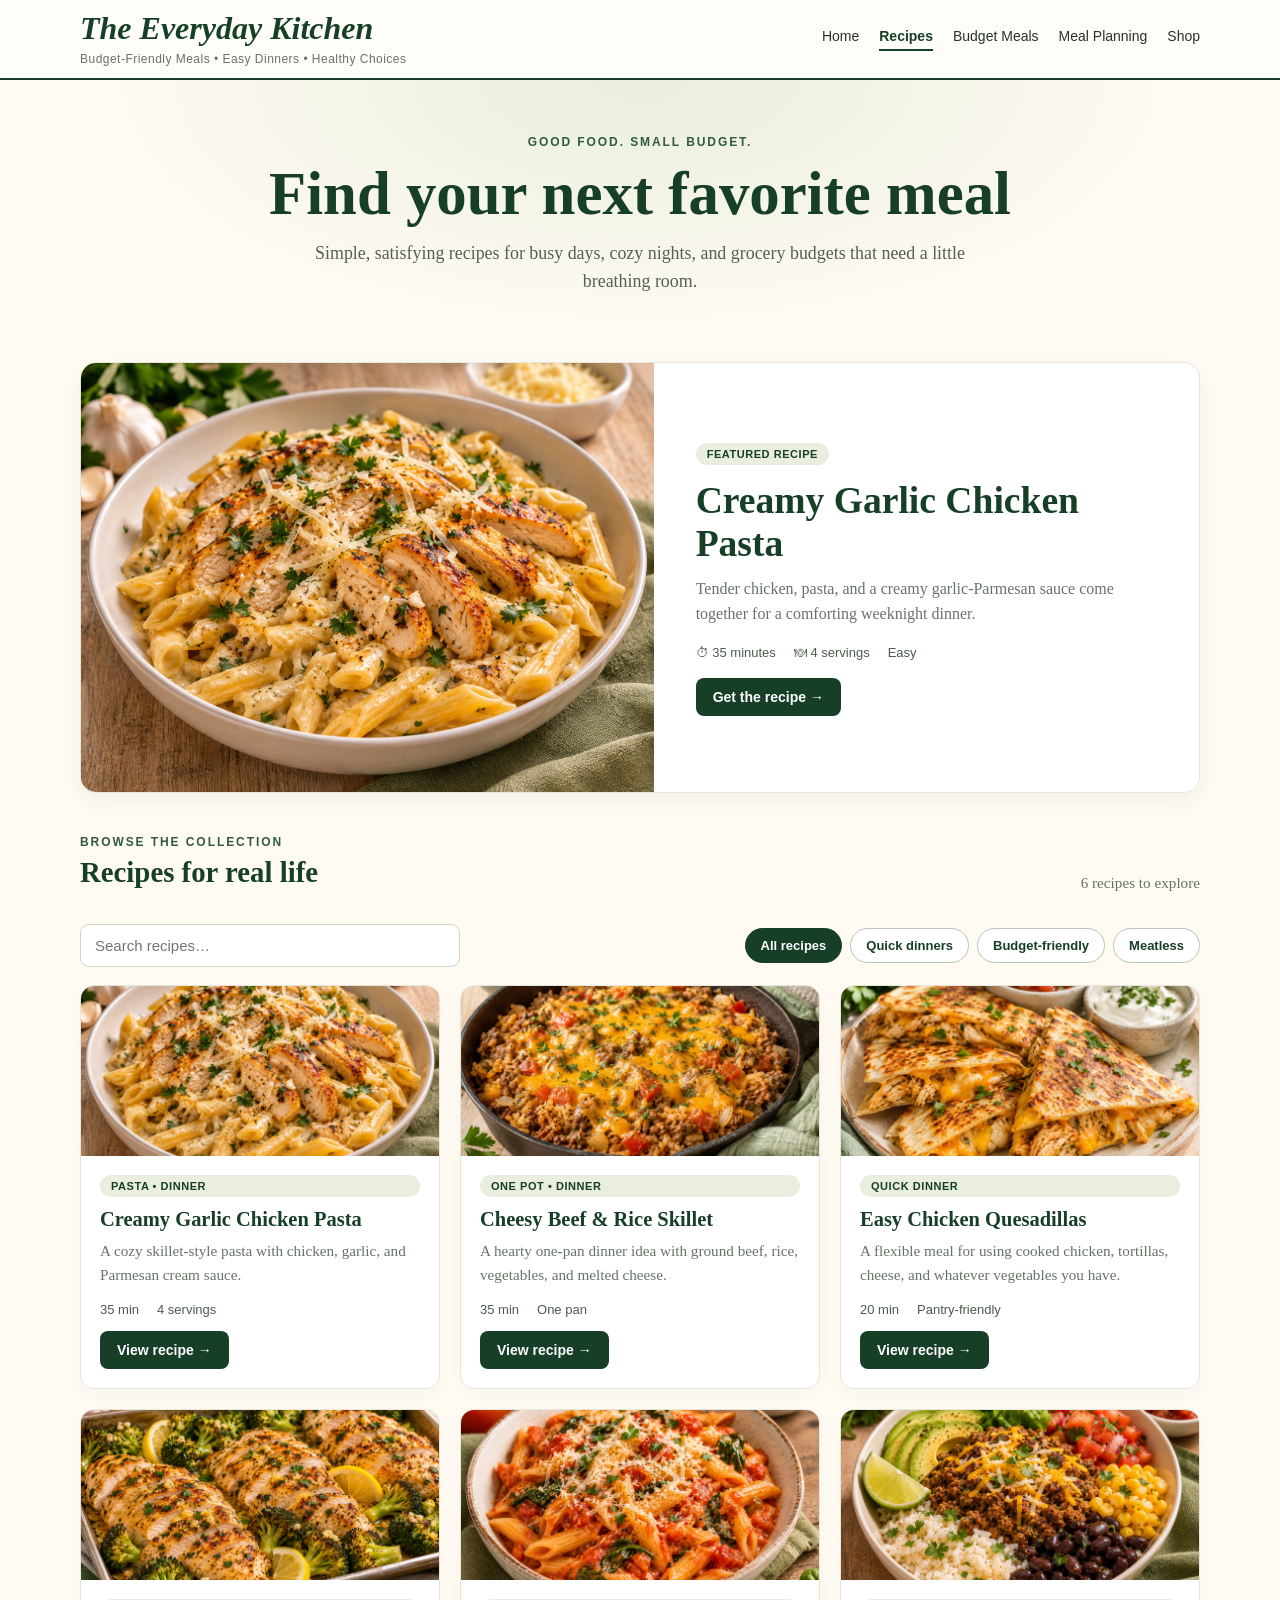
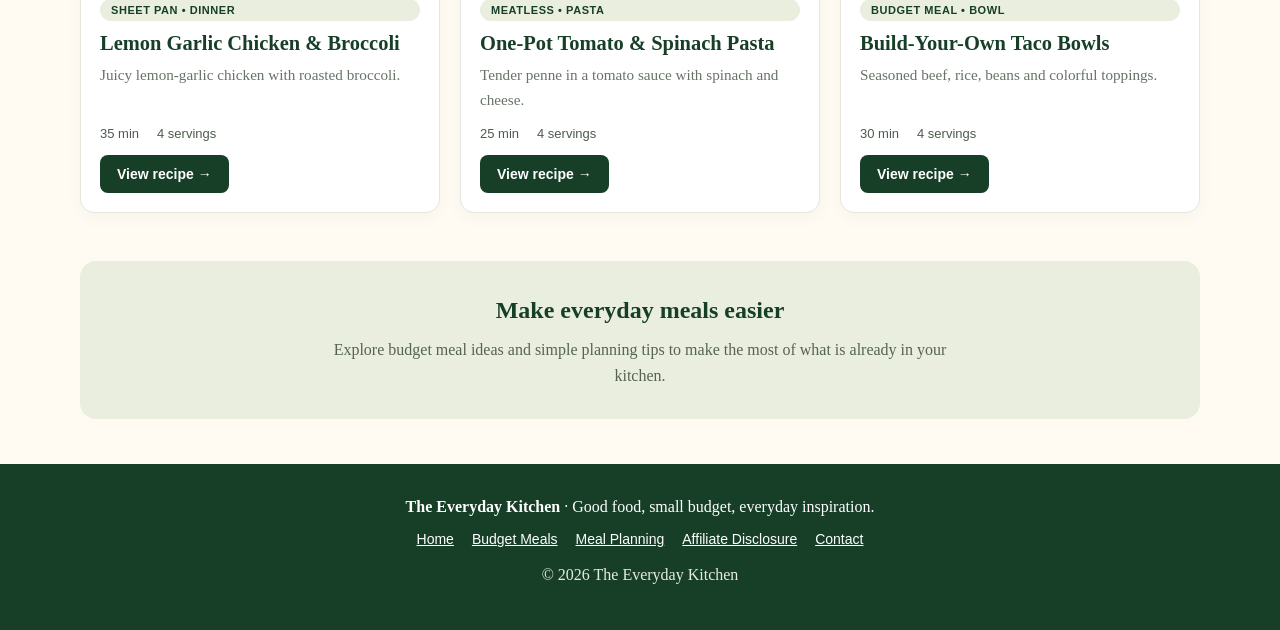
<file: recipes.html>
<!DOCTYPE html>

<html lang="en">
<head>
<meta charset="utf-8"/>
<meta content="width=device-width, initial-scale=1" name="viewport"/>
<meta content="Browse easy dinner recipes, budget-friendly meals, and simple everyday cooking ideas from The Everyday Kitchen." name="description"/>
<meta content="#173f27" name="theme-color"/>
<title>All Recipes | The Everyday Kitchen</title>
<style>
:root{--green:#173f27;--green2:#315c3b;--sage:#e9eedf;--cream:#fffaf2;--ink:#263329;--muted:#687368;--line:#e5e7dc;--gold:#f5e5bd}
*{box-sizing:border-box}body{margin:0;background:var(--cream);color:var(--ink);font:16px/1.6 Georgia,serif}a{color:inherit}.wrap{width:min(1120px,92%);margin:auto}
header{background:#fffdf8;border-bottom:2px solid var(--green)}.nav{min-height:78px;display:flex;align-items:center;justify-content:space-between;gap:20px}.brand{font-size:clamp(1.35rem,3vw,2rem);font-style:italic;font-weight:bold;color:var(--green);text-decoration:none;line-height:1.1}.brand small{display:block;font:12px/1.4 Arial,sans-serif;font-style:normal;color:var(--muted);letter-spacing:.04em;margin-top:5px}nav{display:flex;gap:20px;flex-wrap:wrap;font:14px Arial,sans-serif}nav a{text-decoration:none}nav a[aria-current=page]{color:var(--green);font-weight:bold;border-bottom:2px solid var(--green);padding-bottom:5px}
.hero{text-align:center;padding:55px 0 42px;background:radial-gradient(ellipse at 50% 0%,#e9eedf 0,transparent 68%)}.eyebrow{font:700 12px Arial,sans-serif;letter-spacing:.16em;text-transform:uppercase;color:var(--green2)}h1{font-size:clamp(2.35rem,5vw,3.8rem);line-height:1.08;color:var(--green);margin:12px 0}.hero p{max-width:680px;margin:0 auto;color:#536052;font-size:1.12rem}
.controls{display:flex;gap:12px;justify-content:space-between;align-items:center;flex-wrap:wrap;margin:28px 0 18px}.search{flex:1;min-width:230px;max-width:380px;border:1px solid #cfd7c8;border-radius:9px;background:white;padding:12px 14px;font:15px Arial,sans-serif;color:var(--ink)}.filters{display:flex;gap:8px;flex-wrap:wrap}.filter{border:1px solid #b9c6b5;border-radius:999px;background:white;color:var(--green);padding:9px 15px;font:700 13px Arial,sans-serif;cursor:pointer}.filter.active,.filter:hover{background:var(--green);color:white;border-color:var(--green)}
.featured{display:grid;grid-template-columns:1.05fr 1fr;background:white;border:1px solid var(--line);border-radius:16px;overflow:hidden;box-shadow:0 8px 24px #21351d0c;margin:24px 0 42px}.featured img{width:100%;height:100%;min-height:310px;object-fit:cover;display:block}.feature-copy{padding:clamp(22px,4vw,42px);align-self:center}.tag{display:inline-block;background:var(--sage);color:var(--green);border-radius:99px;padding:5px 11px;font:700 11px Arial,sans-serif;letter-spacing:.05em;text-transform:uppercase}.feature-copy h2{font-size:clamp(1.7rem,3vw,2.35rem);line-height:1.15;color:var(--green);margin:14px 0 10px}.feature-copy p{color:var(--muted);margin:0 0 16px}.details{display:flex;gap:18px;flex-wrap:wrap;font:13px Arial,sans-serif;color:#4d5b4d;margin:18px 0}.btn{display:inline-block;background:var(--green);color:white;text-decoration:none;border-radius:8px;padding:11px 17px;font:700 14px Arial,sans-serif}.btn:hover{background:var(--green2)}
.section-heading{display:flex;justify-content:space-between;align-items:end;gap:15px;margin:0 0 18px}.section-heading h2{font-size:1.8rem;color:var(--green);margin:0}.section-heading p{margin:0;color:var(--muted);font-size:.95rem}
.grid{display:grid;grid-template-columns:repeat(3,1fr);gap:20px;margin-bottom:48px}.card{background:white;border:1px solid var(--line);border-radius:14px;overflow:hidden;display:flex;flex-direction:column;min-width:0;box-shadow:0 5px 18px #21351d08}.art{height:170px;display:grid;place-items:center;font-size:64px;background:linear-gradient(135deg,#e7eddb,#f9e9ca)}.art.two{background:linear-gradient(135deg,#f4e2c7,#e7eddb)}.art.three{background:linear-gradient(135deg,#e5ebd9,#f5dfd4)}.card-body{padding:19px;display:flex;flex-direction:column;flex:1}.card h3{font-size:1.28rem;line-height:1.2;color:var(--green);margin:10px 0 8px}.card p{font-size:.95rem;color:var(--muted);margin:0 0 14px}.card .details{margin:auto 0 14px}.card .btn{align-self:flex-start}.coming{font:700 12px Arial,sans-serif;color:#6c735f;background:#f1f2e9;border-radius:6px;padding:8px 10px;align-self:flex-start}
.empty{display:none;text-align:center;background:white;border:1px dashed #bdc8b8;border-radius:12px;padding:30px;margin-bottom:40px;color:var(--muted)}
.newsletter{background:var(--sage);border-radius:16px;padding:30px;text-align:center;margin:10px 0 45px}.newsletter h2{color:var(--green);margin:0 0 8px}.newsletter p{margin:0 auto;max-width:620px;color:#566353}
footer{background:var(--green);color:white;padding:30px 0;text-align:center}footer p{margin:0 0 12px}.footer-links{display:flex;justify-content:center;gap:18px;flex-wrap:wrap;font:14px Arial,sans-serif}.footer-links a{color:white}
@media(max-width:800px){.featured{grid-template-columns:1fr}.featured img{height:260px;min-height:0}.grid{grid-template-columns:repeat(2,1fr)}}
@media(max-width:560px){.nav{align-items:flex-start;flex-direction:column;padding:14px 0}.nav nav{gap:12px;font-size:13px}.hero{padding:38px 0 28px}.grid{grid-template-columns:1fr}.art{height:145px}.controls{align-items:stretch}.search{max-width:none}.filters{overflow-x:auto;padding-bottom:5px}.section-heading{align-items:flex-start;flex-direction:column}}
.art img{width:100%;height:100%;object-fit:cover;display:block;min-height:0}.art{overflow:hidden}.card[hidden]{display:none}
</style>
</head>
<body>
<header><div class="wrap nav">
<a class="brand" href="index.html">The Everyday Kitchen<small>Budget-Friendly Meals • Easy Dinners • Healthy Choices</small></a>
<nav aria-label="Main navigation"><a href="index.html">Home</a><a aria-current="page" href="recipes.html">Recipes</a><a href="budget-meals.html">Budget Meals</a><a href="meal-planning.html">Meal Planning</a><a href="shop.html">Shop</a></nav>
</div></header>
<main class="wrap">
<section class="hero"><div class="eyebrow">Good food. Small budget.</div><h1>Find your next favorite meal</h1><p>Simple, satisfying recipes for busy days, cozy nights, and grocery budgets that need a little breathing room.</p></section>
<section aria-label="Featured recipe" class="featured">
<img alt="Creamy garlic chicken pasta with Parmesan and parsley" src="assets/creamy-garlic-chicken-pasta.png"/>
<div class="feature-copy"><span class="tag">Featured recipe</span><h2>Creamy Garlic Chicken Pasta</h2><p>Tender chicken, pasta, and a creamy garlic-Parmesan sauce come together for a comforting weeknight dinner.</p><div class="details"><span>⏱ 35 minutes</span><span>🍽 4 servings</span><span>Easy</span></div><a class="btn" href="creamy-garlic-chicken-pasta.html">Get the recipe →</a></div>
</section>
<div class="section-heading"><div><div class="eyebrow">Browse the collection</div><h2>Recipes for real life</h2></div><p aria-live="polite" id="count">6 recipes to explore</p></div>
<div class="controls">
<input aria-label="Search recipes" class="search" id="search" placeholder="Search recipes…" type="search"/>
<div aria-label="Filter recipes" class="filters" role="group">
<button class="filter active" data-filter="all" type="button">All recipes</button>
<button class="filter" data-filter="quick" type="button">Quick dinners</button>
<button class="filter" data-filter="budget" type="button">Budget-friendly</button>
<button class="filter" data-filter="vegetarian" type="button">Meatless</button>
</div>
</div>
<section aria-label="Recipe cards" class="grid" id="recipeGrid">
<article class="card" data-category="quick budget" data-search="creamy garlic chicken pasta chicken parmesan creamy dinner"><div class="art"><img alt="Creamy garlic chicken pasta" loading="lazy" src="assets/creamy-garlic-chicken-pasta.png"/></div><div class="card-body"><span class="tag">Pasta • Dinner</span><h3>Creamy Garlic Chicken Pasta</h3><p>A cozy skillet-style pasta with chicken, garlic, and Parmesan cream sauce.</p><div class="details"><span>35 min</span><span>4 servings</span></div><a class="btn" href="creamy-garlic-chicken-pasta.html">View recipe →</a></div></article>
<article class="card" data-category="quick budget" data-search="cheesy beef rice skillet one pot dinner ground beef"><div class="art"><img alt="Cheesy beef and rice skillet" loading="lazy" src="assets/cheesy-beef-and-rice-skillet.png"/></div><div class="card-body"><span class="tag">One pot • Dinner</span><h3>Cheesy Beef &amp; Rice Skillet</h3><p>A hearty one-pan dinner idea with ground beef, rice, vegetables, and melted cheese.</p><div class="details"><span>35 min</span><span>One pan</span></div><a class="btn" href="cheesy-beef-and-rice-skillet.html">View recipe →</a></div></article>
<article class="card" data-category="quick budget" data-search="chicken quesadillas tortillas cheese leftover chicken"><div class="art"><img alt="Golden chicken quesadillas" loading="lazy" src="assets/chicken-quesadillas.png"/></div><div class="card-body"><span class="tag">Quick dinner</span><h3>Easy Chicken Quesadillas</h3><p>A flexible meal for using cooked chicken, tortillas, cheese, and whatever vegetables you have.</p><div class="details"><span>20 min</span><span>Pantry-friendly</span></div><a class="btn" href="chicken-quesadillas.html">View recipe →</a></div></article>
<article class="card" data-category="quick budget" data-search="lemon garlic chicken broccoli sheet pan dinner"><div class="art"><img alt="Lemon Garlic Chicken &amp; Broccoli" loading="lazy" src="assets/lemon-garlic-chicken-broccoli.png"/></div><div class="card-body"><span class="tag">Sheet pan • Dinner</span><h3>Lemon Garlic Chicken &amp; Broccoli</h3><p>Juicy lemon-garlic chicken with roasted broccoli.</p><div class="details"><span>35 min</span><span>4 servings</span></div><a class="btn" href="lemon-garlic-chicken-broccoli.html">View recipe →</a></div></article>
<article class="card" data-category="quick budget vegetarian" data-search="tomato spinach pasta meatless vegetarian one pot"><div class="art two"><img alt="One-Pot Tomato &amp; Spinach Pasta" loading="lazy" src="assets/tomato-spinach-pasta.png"/></div><div class="card-body"><span class="tag">Meatless • Pasta</span><h3>One-Pot Tomato &amp; Spinach Pasta</h3><p>Tender penne in a tomato sauce with spinach and cheese.</p><div class="details"><span>25 min</span><span>4 servings</span></div><a class="btn" href="tomato-spinach-pasta.html">View recipe →</a></div></article>
<article class="card" data-category="budget" data-search="budget taco bowls rice beans corn ground beef chicken"><div class="art three"><img alt="Build-Your-Own Taco Bowls" loading="lazy" src="assets/taco-bowls.png"/></div><div class="card-body"><span class="tag">Budget meal • Bowl</span><h3>Build-Your-Own Taco Bowls</h3><p>Seasoned beef, rice, beans and colorful toppings.</p><div class="details"><span>30 min</span><span>4 servings</span></div><a class="btn" href="taco-bowls.html">View recipe →</a></div></article>
</section>
<div class="empty" id="empty">No recipes match that search yet. Try another keyword or choose a different filter.</div>
<section class="newsletter"><h2>Make everyday meals easier</h2><p>Explore budget meal ideas and simple planning tips to make the most of what is already in your kitchen.</p></section>
</main>
<footer><div class="wrap"><p><strong>The Everyday Kitchen</strong> · Good food, small budget, everyday inspiration.</p><div class="footer-links"><a href="index.html">Home</a><a href="budget-meals.html">Budget Meals</a><a href="meal-planning.html">Meal Planning</a><a href="disclosure.html">Affiliate Disclosure</a><a href="contact.html">Contact</a></div><p class="small" style="color:#e5eddf;margin-top:15px">© 2026 The Everyday Kitchen</p></div></footer>
<script>
const search = document.getElementById('search');
const cards = [...document.querySelectorAll('.card')];
const filters = [...document.querySelectorAll('.filter')];
const count = document.getElementById('count');
const empty = document.getElementById('empty');
let active = 'all';
function update(){
  const term = search.value.trim().toLowerCase();
  let shown = 0;
  cards.forEach(card=>{
    const category = card.dataset.category.split(' ');
    const matchesFilter = active === 'all' || category.includes(active);
    const matchesSearch = (card.dataset.search + ' ' + card.innerText).toLowerCase().includes(term);
    const visible = matchesFilter && matchesSearch;
    card.hidden = !visible;
    if(visible) shown++;
  });
  count.textContent = `${shown} ${shown === 1 ? 'recipe' : 'recipes'} shown`;
  empty.style.display = shown ? 'none' : 'block';
}
filters.forEach(button=>button.addEventListener('click',()=>{
  active = button.dataset.filter;
  filters.forEach(item=>item.classList.toggle('active',item===button));
  update();
}));
search.addEventListener('input',update);
</script>
</body>
</html>
</file>
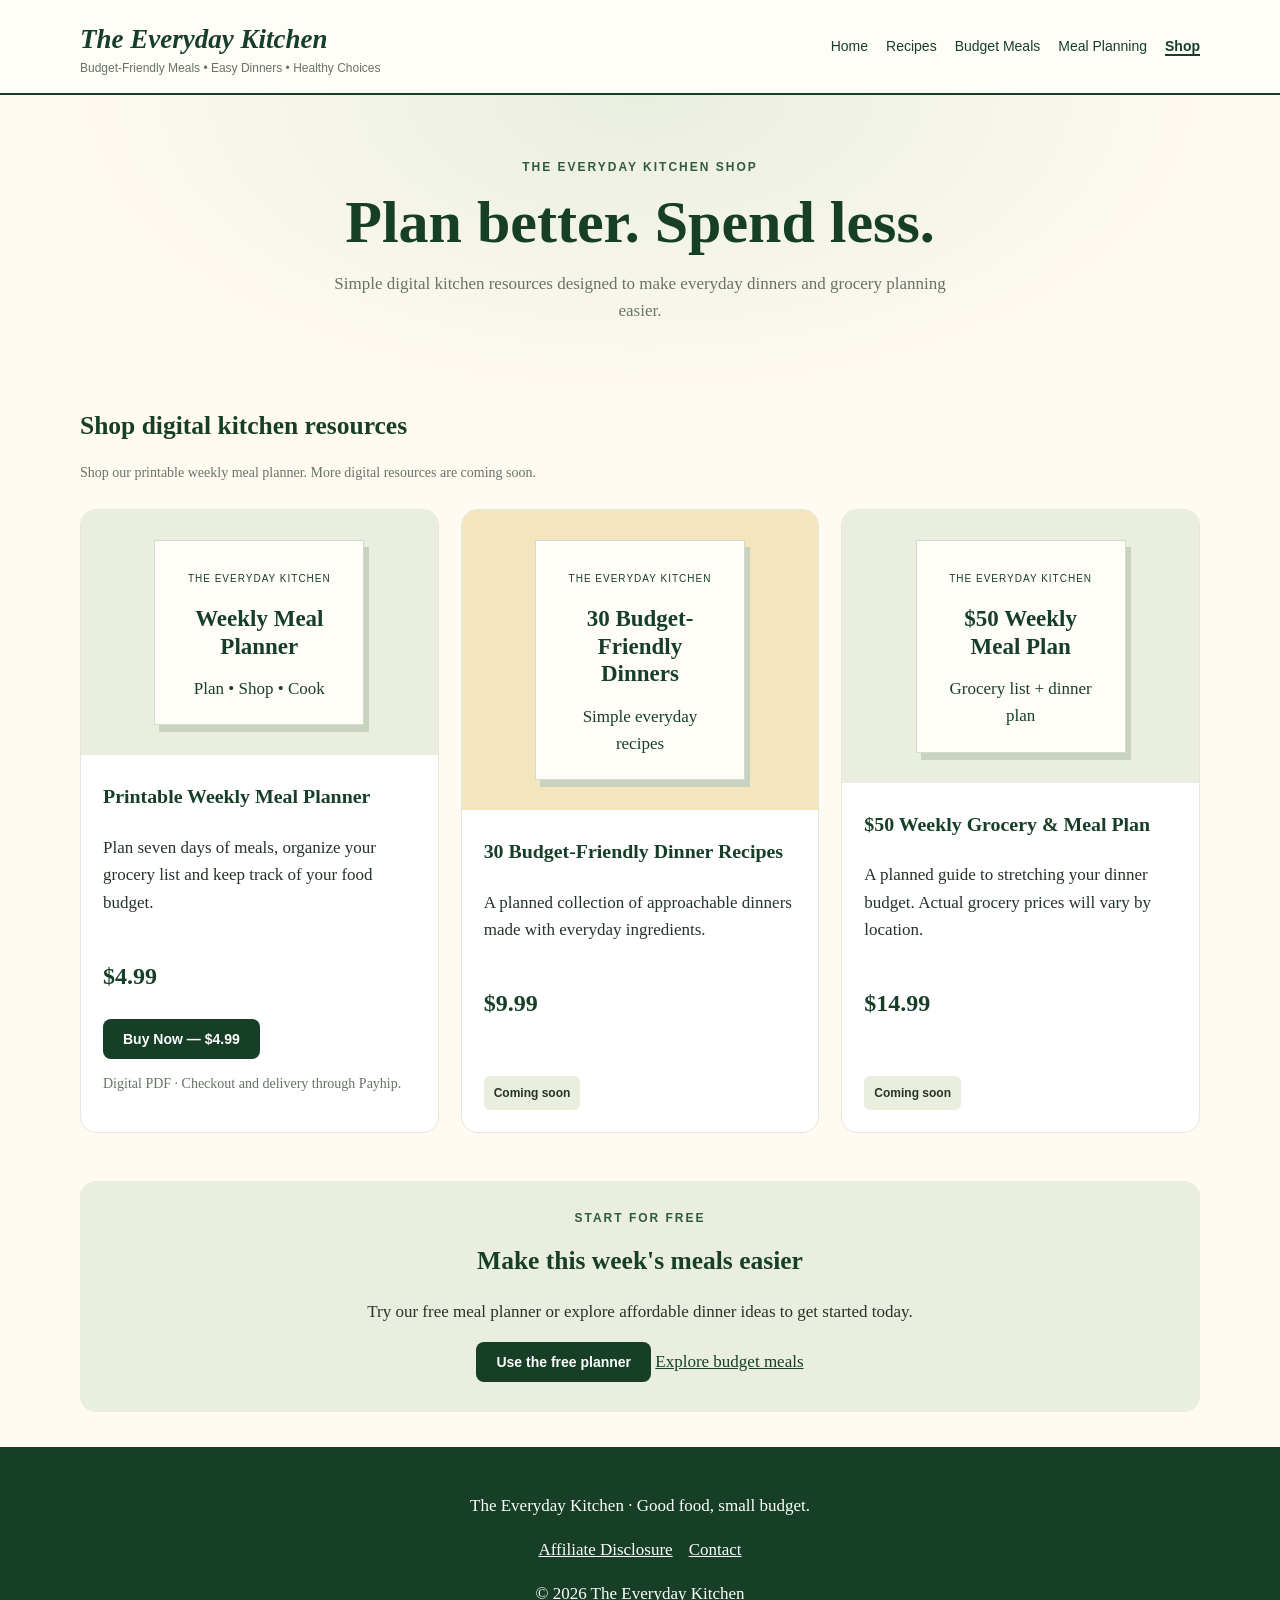
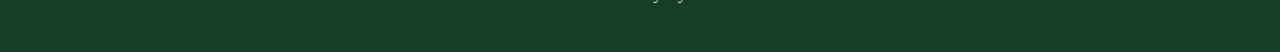
<file: shop.html>
<!doctype html><html lang="en"><head><meta charset="utf-8"><meta name="viewport" content="width=device-width,initial-scale=1"><meta name="description" content="Affordable printable meal planners and recipe collections from The Everyday Kitchen."><title>Shop | The Everyday Kitchen</title><style>*{box-sizing:border-box}body{margin:0;background:#fffaf2;color:#263329;font:17px/1.6 Georgia,serif}a{color:#173f27}.wrap{width:min(1120px,92%);margin:auto}header{background:#fffdf8;border-bottom:2px solid #173f27}.nav{display:flex;align-items:center;justify-content:space-between;gap:20px;flex-wrap:wrap;padding:18px 0}.brand{font-size:27px;font-weight:bold;font-style:italic;text-decoration:none}.brand small{display:block;font:12px Arial;color:#687368}nav{display:flex;gap:18px;flex-wrap:wrap;font:14px Arial}nav a{text-decoration:none}nav a[aria-current]{font-weight:bold;border-bottom:2px solid}h1,h2,h3{color:#173f27;line-height:1.2}.hero{text-align:center;padding:65px 12px;background:radial-gradient(ellipse at top,#e9eedf,transparent 75%)}h1{font-size:clamp(36px,6vw,60px);margin:12px 0}.eyebrow{font:bold 12px Arial;letter-spacing:2px;text-transform:uppercase;color:#315c3b}.hero p{max-width:650px;margin:auto;color:#687368}.grid{display:grid;grid-template-columns:repeat(3,1fr);gap:22px;margin:24px 0 48px}.card{background:white;border:1px solid #e5e7dc;border-radius:16px;overflow:hidden;display:flex;flex-direction:column}.cover{background:#e9eedf;padding:30px;min-height:240px;display:grid;place-items:center}.paper{background:#fffdf8;border:1px solid #d3dbc9;box-shadow:5px 7px 0 #c8d3bf;padding:22px;width:100%;max-width:210px;min-height:180px;text-align:center;color:#173f27}.paper strong{display:block;font-size:23px;line-height:1.2;margin:15px 0}.paper small{font:10px Arial;letter-spacing:1px}.body{padding:22px;flex:1;display:flex;flex-direction:column}.body h3{margin:8px 0}.price{font-size:24px;font-weight:bold;color:#173f27}.status{display:inline-block;font:bold 12px Arial;background:#e9eedf;padding:10px;border-radius:6px;align-self:flex-start;margin-top:auto}.note{color:#687368;font-size:14px}.free{background:#e9eedf;border-radius:16px;padding:30px;text-align:center;margin:35px 0}.btn{display:inline-block;background:#173f27;color:white;padding:12px 20px;border-radius:8px;text-decoration:none;font:bold 14px Arial}footer{background:#173f27;color:white;text-align:center;padding:28px}footer a{color:white;margin:0 8px} @media(max-width:760px){.grid{grid-template-columns:1fr}.nav{align-items:flex-start;flex-direction:column}}</style></head><body><header><div class="wrap nav"><a class="brand" href="index.html">The Everyday Kitchen<small>Budget-Friendly Meals • Easy Dinners • Healthy Choices</small></a><nav aria-label="Main navigation"><a href="index.html">Home</a><a href="recipes.html">Recipes</a><a href="budget-meals.html">Budget Meals</a><a href="meal-planning.html">Meal Planning</a><a href="shop.html" aria-current="page">Shop</a></nav></div></header><main class="wrap"><section class="hero"><div class="eyebrow">The Everyday Kitchen Shop</div><h1>Plan better. Spend less.</h1><p>Simple digital kitchen resources designed to make everyday dinners and grocery planning easier.</p></section><h2>Shop digital kitchen resources</h2><p class="note">Shop our printable weekly meal planner. More digital resources are coming soon.</p><section class="grid"><article class="card"><div class="cover"><div class="paper"><small>THE EVERYDAY KITCHEN</small><strong>Weekly Meal Planner</strong>Plan • Shop • Cook</div></div><div class="body"><h3>Printable Weekly Meal Planner</h3><p>Plan seven days of meals, organize your grocery list and keep track of your food budget.</p><p class="price">$4.99</p><a class="btn" style="margin-top:auto;align-self:flex-start" href="https://payhip.com/b/cNmfi">Buy Now — $4.99</a><p class="note">Digital PDF · Checkout and delivery through Payhip.</p></div></article><article class="card"><div class="cover" style="background:#f5e5bd"><div class="paper"><small>THE EVERYDAY KITCHEN</small><strong>30 Budget-Friendly Dinners</strong>Simple everyday recipes</div></div><div class="body"><h3>30 Budget-Friendly Dinner Recipes</h3><p>A planned collection of approachable dinners made with everyday ingredients.</p><p class="price">$9.99</p><span class="status">Coming soon</span></div></article><article class="card"><div class="cover"><div class="paper"><small>THE EVERYDAY KITCHEN</small><strong>$50 Weekly Meal Plan</strong>Grocery list + dinner plan</div></div><div class="body"><h3>$50 Weekly Grocery &amp; Meal Plan</h3><p>A planned guide to stretching your dinner budget. Actual grocery prices will vary by location.</p><p class="price">$14.99</p><span class="status">Coming soon</span></div></article></section><section class="free"><div class="eyebrow">Start for free</div><h2>Make this week's meals easier</h2><p>Try our free meal planner or explore affordable dinner ideas to get started today.</p><a class="btn" href="meal-planning.html">Use the free planner</a> <a href="budget-meals.html">Explore budget meals</a></section></main><footer><p>The Everyday Kitchen · Good food, small budget.</p><a href="disclosure.html">Affiliate Disclosure</a><a href="contact.html">Contact</a><p>© 2026 The Everyday Kitchen</p></footer></body></html>
</file>
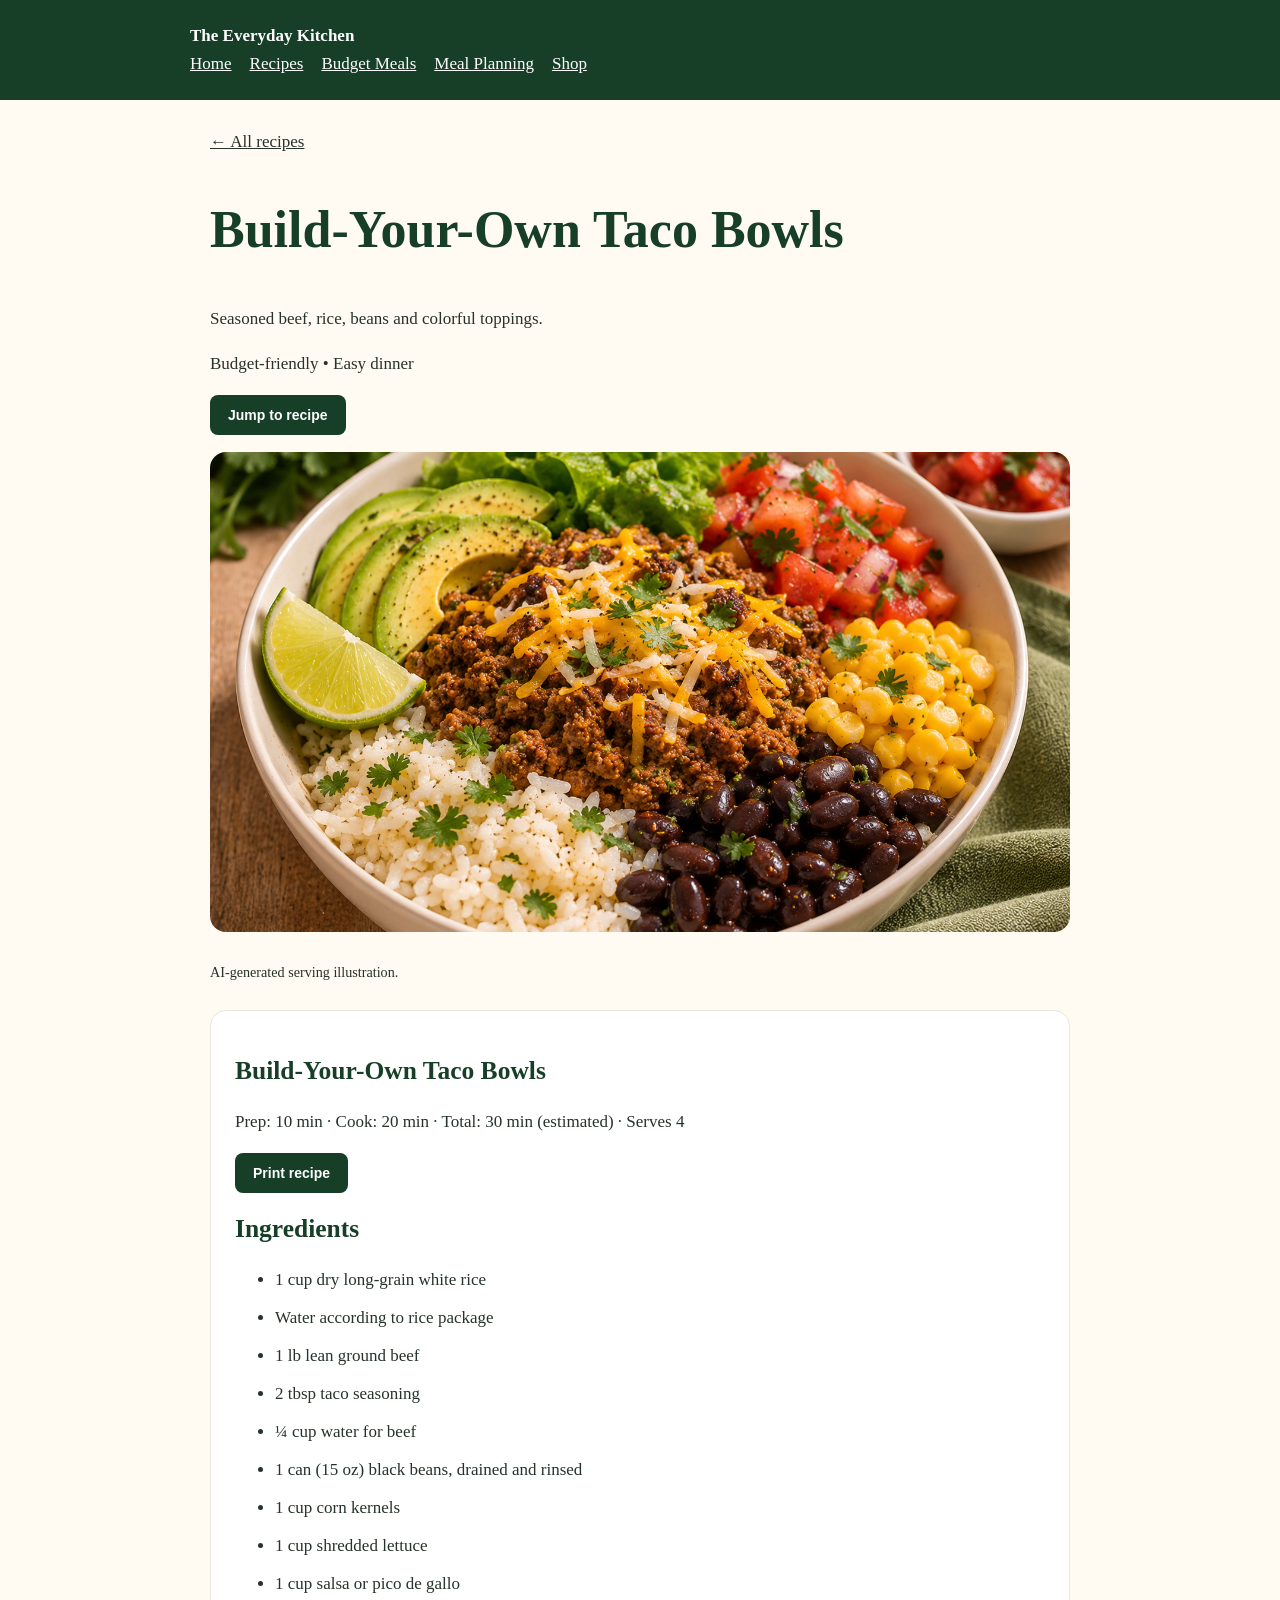
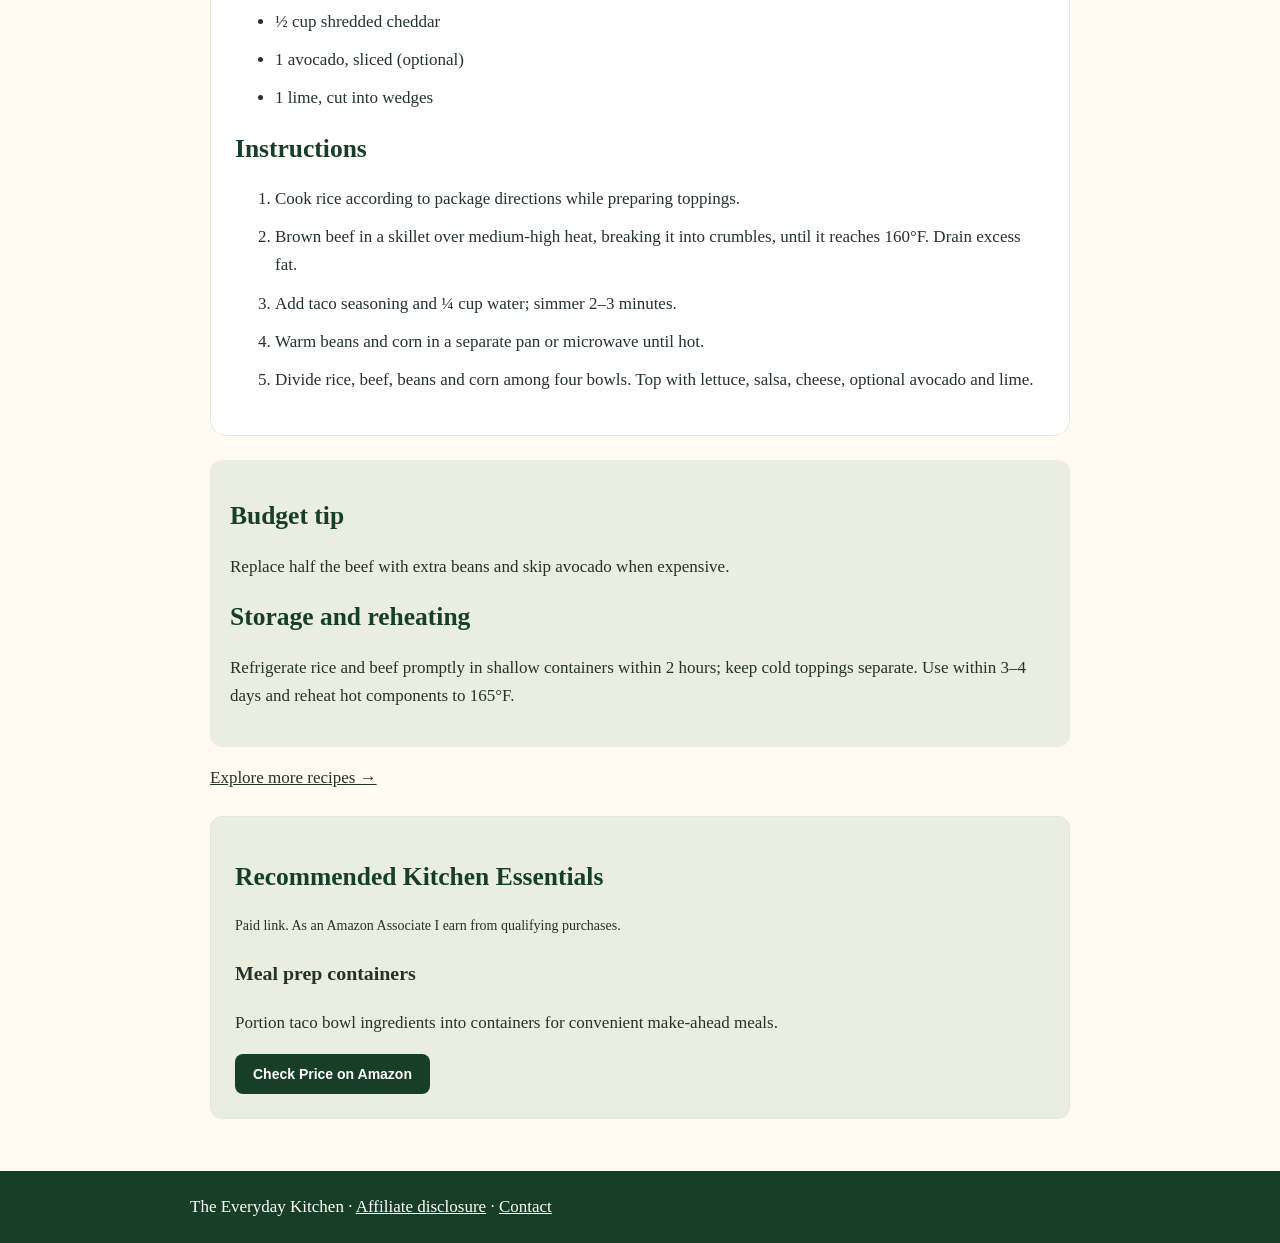
<file: taco-bowls.html>
<!DOCTYPE html>
<html lang="en"><head><meta charset="utf-8"/><meta content="width=device-width,initial-scale=1" name="viewport"/><title>Build-Your-Own Taco Bowls | The Everyday Kitchen</title><meta content="Seasoned beef, rice, beans and colorful toppings." name="description"/><script type="application/ld+json">{"@context": "https://schema.org", "@type": "Recipe", "name": "Build-Your-Own Taco Bowls", "description": "Seasoned beef, rice, beans and colorful toppings.", "image": "https://zforzee132-source.github.io/The-Everyday-Kitchen/assets/taco-bowls.png", "prepTime": "PT10M", "cookTime": "PT20M", "totalTime": "PT30M", "recipeYield": "4 servings", "recipeIngredient": ["1 cup dry long-grain white rice", "Water according to rice package", "1 lb lean ground beef", "2 tbsp taco seasoning", "\u00bc cup water for beef", "1 can (15 oz) black beans, drained and rinsed", "1 cup corn kernels", "1 cup shredded lettuce", "1 cup salsa or pico de gallo", "\u00bd cup shredded cheddar", "1 avocado, sliced (optional)", "1 lime, cut into wedges"], "recipeInstructions": [{"@type": "HowToStep", "text": "Cook rice according to package directions while preparing toppings."}, {"@type": "HowToStep", "text": "Brown beef in a skillet over medium-high heat, breaking it into crumbles, until it reaches 160\u00b0F. Drain excess fat."}, {"@type": "HowToStep", "text": "Add taco seasoning and \u00bc cup water; simmer 2\u20133 minutes."}, {"@type": "HowToStep", "text": "Warm beans and corn in a separate pan or microwave until hot."}, {"@type": "HowToStep", "text": "Divide rice, beef, beans and corn among four bowls. Top with lettuce, salsa, cheese, optional avocado and lime."}]}</script><style> *{box-sizing:border-box}body{margin:0;background:#fffaf2;color:#263329;font:17px/1.65 Georgia,serif}header,footer{background:#173f27;color:white;padding:22px}nav{display:flex;gap:18px;flex-wrap:wrap}a{color:inherit}main,header div,footer div{max-width:900px;margin:auto}main{padding:28px 20px}h1,h2{color:#173f27;line-height:1.2}h1{font-size:clamp(32px,5vw,52px)}img{width:100%;max-height:480px;object-fit:cover;border-radius:16px}.card{background:white;border:1px solid #e5e7dc;border-radius:16px;padding:24px;margin:24px 0}.btn,button{display:inline-block;background:#173f27;color:white;border:0;border-radius:8px;padding:12px 18px;font: bold 14px Arial;text-decoration:none;cursor:pointer}li{margin:10px 0}.tip{background:#e9eedf;padding:20px;border-radius:12px}@media print{header,footer,.hero,button,.tip,.back{display:none}body{background:white}.card{border:0;padding:0}}</style></head><body><header><div><strong>The Everyday Kitchen</strong><nav><a href="index.html">Home</a><a href="recipes.html">Recipes</a><a href="budget-meals.html">Budget Meals</a><a href="meal-planning.html">Meal Planning</a><a href="shop.html">Shop</a></nav></div></header><main><section class="hero"><a href="recipes.html">← All recipes</a><h1>Build-Your-Own Taco Bowls</h1><p>Seasoned beef, rice, beans and colorful toppings.</p><p>Budget-friendly • Easy dinner</p><a class="btn" href="#recipe">Jump to recipe</a><p><img alt="Build-Your-Own Taco Bowls" src="assets/taco-bowls.png"/></p><small>AI-generated serving illustration.</small></section><section class="card" id="recipe"><h2>Build-Your-Own Taco Bowls</h2><p>Prep: 10 min · Cook: 20 min · Total: 30 min (estimated) · Serves 4</p><button onclick="window.print()">Print recipe</button><h2>Ingredients</h2><ul><li>1 cup dry long-grain white rice</li><li>Water according to rice package</li><li>1 lb lean ground beef</li><li>2 tbsp taco seasoning</li><li>¼ cup water for beef</li><li>1 can (15 oz) black beans, drained and rinsed</li><li>1 cup corn kernels</li><li>1 cup shredded lettuce</li><li>1 cup salsa or pico de gallo</li><li>½ cup shredded cheddar</li><li>1 avocado, sliced (optional)</li><li>1 lime, cut into wedges</li></ul><h2>Instructions</h2><ol><li>Cook rice according to package directions while preparing toppings.</li><li>Brown beef in a skillet over medium-high heat, breaking it into crumbles, until it reaches 160°F. Drain excess fat.</li><li>Add taco seasoning and ¼ cup water; simmer 2–3 minutes.</li><li>Warm beans and corn in a separate pan or microwave until hot.</li><li>Divide rice, beef, beans and corn among four bowls. Top with lettuce, salsa, cheese, optional avocado and lime.</li></ol></section><section class="tip"><h2>Budget tip</h2><p>Replace half the beef with extra beans and skip avocado when expensive.</p><h2>Storage and reheating</h2><p>Refrigerate rice and beef promptly in shallow containers within 2 hours; keep cold toppings separate. Use within 3–4 days and reheat hot components to 165°F.</p></section><p class="back"><a href="recipes.html">Explore more recipes →</a></p><section class="card" id="recommended-kitchen-essentials" aria-label="Recommended kitchen essentials" style="background:#e9eedf;border-radius:12px;padding:24px;margin:24px 0;"><h2>Recommended Kitchen Essentials</h2><p style="font-size:14px;">Paid link. As an Amazon Associate I earn from qualifying purchases.</p><h3>Meal prep containers</h3><p>Portion taco bowl ingredients into containers for convenient make-ahead meals.</p><a class="btn" style="display:inline-block;background:#173f27;color:white;padding:12px 18px;border-radius:8px;text-decoration:none;font-weight:bold;" href="https://link.amazon/B095YycKF" target="_blank" rel="sponsored nofollow noopener noreferrer">Check Price on Amazon</a></section><style>@media print{#recommended-kitchen-essentials{display:none!important}}</style></main><footer><div>The Everyday Kitchen · <a href="disclosure.html">Affiliate disclosure</a> · <a href="contact.html">Contact</a></div></footer></body></html>
</file>
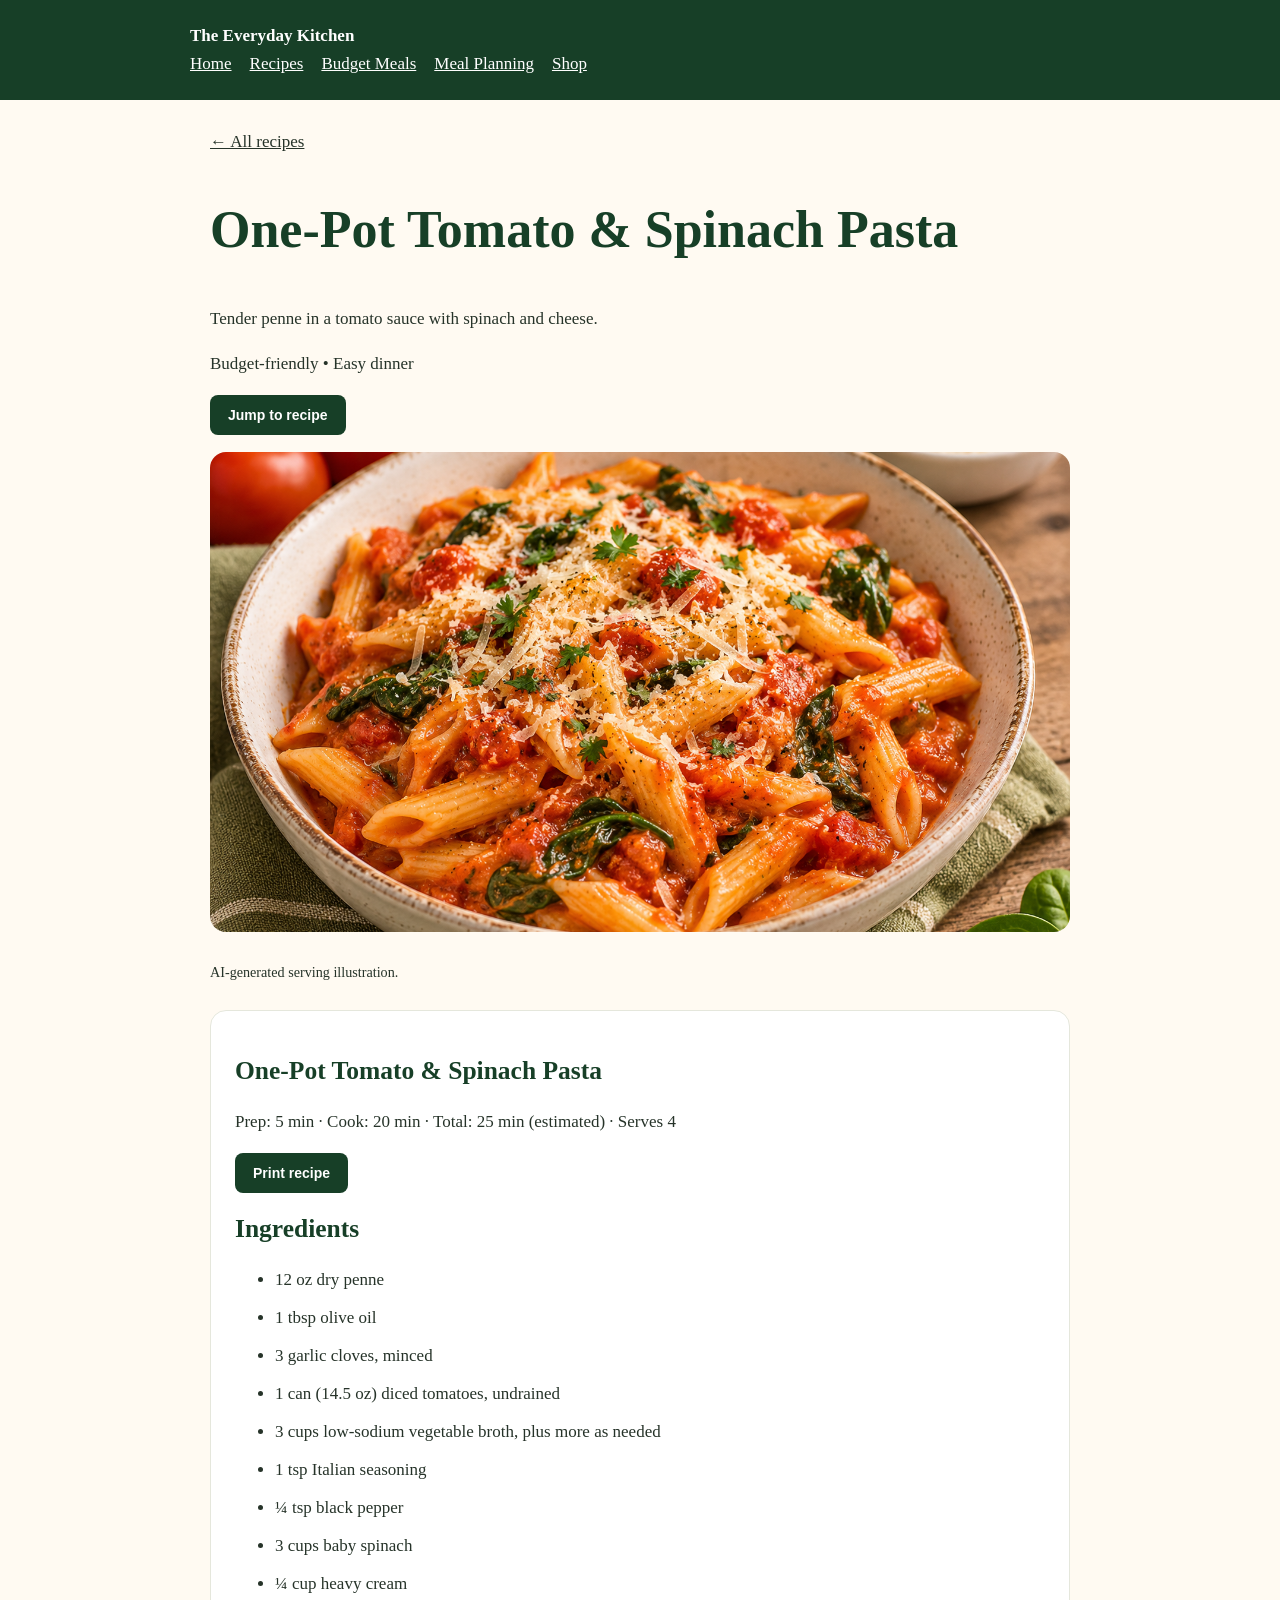
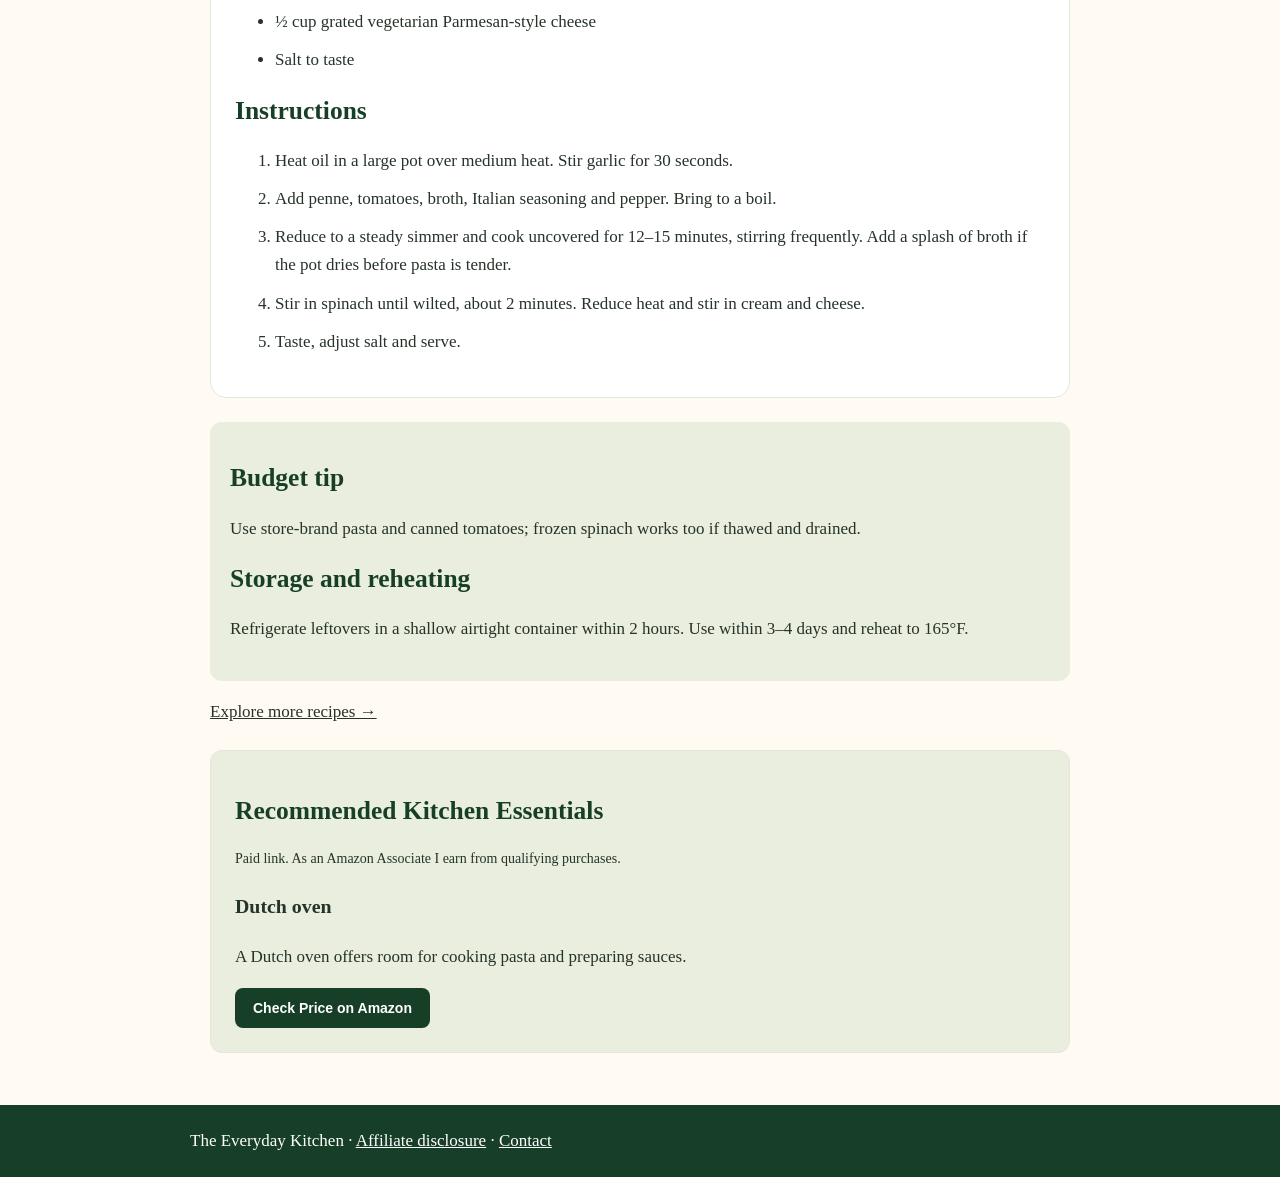
<file: tomato-spinach-pasta.html>
<!DOCTYPE html>
<html lang="en"><head><meta charset="utf-8"/><meta content="width=device-width,initial-scale=1" name="viewport"/><title>One-Pot Tomato &amp; Spinach Pasta | The Everyday Kitchen</title><meta content="Tender penne in a tomato sauce with spinach and cheese." name="description"/><script type="application/ld+json">{"@context": "https://schema.org", "@type": "Recipe", "name": "One-Pot Tomato & Spinach Pasta", "description": "Tender penne in a tomato sauce with spinach and cheese.", "image": "https://zforzee132-source.github.io/The-Everyday-Kitchen/assets/tomato-spinach-pasta.png", "prepTime": "PT5M", "cookTime": "PT20M", "totalTime": "PT25M", "recipeYield": "4 servings", "recipeIngredient": ["12 oz dry penne", "1 tbsp olive oil", "3 garlic cloves, minced", "1 can (14.5 oz) diced tomatoes, undrained", "3 cups low-sodium vegetable broth, plus more as needed", "1 tsp Italian seasoning", "\u00bc tsp black pepper", "3 cups baby spinach", "\u00bc cup heavy cream", "\u00bd cup grated vegetarian Parmesan-style cheese", "Salt to taste"], "recipeInstructions": [{"@type": "HowToStep", "text": "Heat oil in a large pot over medium heat. Stir garlic for 30 seconds."}, {"@type": "HowToStep", "text": "Add penne, tomatoes, broth, Italian seasoning and pepper. Bring to a boil."}, {"@type": "HowToStep", "text": "Reduce to a steady simmer and cook uncovered for 12\u201315 minutes, stirring frequently. Add a splash of broth if the pot dries before pasta is tender."}, {"@type": "HowToStep", "text": "Stir in spinach until wilted, about 2 minutes. Reduce heat and stir in cream and cheese."}, {"@type": "HowToStep", "text": "Taste, adjust salt and serve."}]}</script><style> *{box-sizing:border-box}body{margin:0;background:#fffaf2;color:#263329;font:17px/1.65 Georgia,serif}header,footer{background:#173f27;color:white;padding:22px}nav{display:flex;gap:18px;flex-wrap:wrap}a{color:inherit}main,header div,footer div{max-width:900px;margin:auto}main{padding:28px 20px}h1,h2{color:#173f27;line-height:1.2}h1{font-size:clamp(32px,5vw,52px)}img{width:100%;max-height:480px;object-fit:cover;border-radius:16px}.card{background:white;border:1px solid #e5e7dc;border-radius:16px;padding:24px;margin:24px 0}.btn,button{display:inline-block;background:#173f27;color:white;border:0;border-radius:8px;padding:12px 18px;font: bold 14px Arial;text-decoration:none;cursor:pointer}li{margin:10px 0}.tip{background:#e9eedf;padding:20px;border-radius:12px}@media print{header,footer,.hero,button,.tip,.back{display:none}body{background:white}.card{border:0;padding:0}}</style></head><body><header><div><strong>The Everyday Kitchen</strong><nav><a href="index.html">Home</a><a href="recipes.html">Recipes</a><a href="budget-meals.html">Budget Meals</a><a href="meal-planning.html">Meal Planning</a><a href="shop.html">Shop</a></nav></div></header><main><section class="hero"><a href="recipes.html">← All recipes</a><h1>One-Pot Tomato &amp; Spinach Pasta</h1><p>Tender penne in a tomato sauce with spinach and cheese.</p><p>Budget-friendly • Easy dinner</p><a class="btn" href="#recipe">Jump to recipe</a><p><img alt="One-Pot Tomato &amp; Spinach Pasta" src="assets/tomato-spinach-pasta.png"/></p><small>AI-generated serving illustration.</small></section><section class="card" id="recipe"><h2>One-Pot Tomato &amp; Spinach Pasta</h2><p>Prep: 5 min · Cook: 20 min · Total: 25 min (estimated) · Serves 4</p><button onclick="window.print()">Print recipe</button><h2>Ingredients</h2><ul><li>12 oz dry penne</li><li>1 tbsp olive oil</li><li>3 garlic cloves, minced</li><li>1 can (14.5 oz) diced tomatoes, undrained</li><li>3 cups low-sodium vegetable broth, plus more as needed</li><li>1 tsp Italian seasoning</li><li>¼ tsp black pepper</li><li>3 cups baby spinach</li><li>¼ cup heavy cream</li><li>½ cup grated vegetarian Parmesan-style cheese</li><li>Salt to taste</li></ul><h2>Instructions</h2><ol><li>Heat oil in a large pot over medium heat. Stir garlic for 30 seconds.</li><li>Add penne, tomatoes, broth, Italian seasoning and pepper. Bring to a boil.</li><li>Reduce to a steady simmer and cook uncovered for 12–15 minutes, stirring frequently. Add a splash of broth if the pot dries before pasta is tender.</li><li>Stir in spinach until wilted, about 2 minutes. Reduce heat and stir in cream and cheese.</li><li>Taste, adjust salt and serve.</li></ol></section><section class="tip"><h2>Budget tip</h2><p>Use store-brand pasta and canned tomatoes; frozen spinach works too if thawed and drained.</p><h2>Storage and reheating</h2><p>Refrigerate leftovers in a shallow airtight container within 2 hours. Use within 3–4 days and reheat to 165°F.</p></section><p class="back"><a href="recipes.html">Explore more recipes →</a></p><section class="card" id="recommended-kitchen-essentials" aria-label="Recommended kitchen essentials" style="background:#e9eedf;border-radius:12px;padding:24px;margin:24px 0;"><h2>Recommended Kitchen Essentials</h2><p style="font-size:14px;">Paid link. As an Amazon Associate I earn from qualifying purchases.</p><h3>Dutch oven</h3><p>A Dutch oven offers room for cooking pasta and preparing sauces.</p><a class="btn" style="display:inline-block;background:#173f27;color:white;padding:12px 18px;border-radius:8px;text-decoration:none;font-weight:bold;" href="https://link.amazon/B0iqlxSwi" target="_blank" rel="sponsored nofollow noopener noreferrer">Check Price on Amazon</a></section><style>@media print{#recommended-kitchen-essentials{display:none!important}}</style></main><footer><div>The Everyday Kitchen · <a href="disclosure.html">Affiliate disclosure</a> · <a href="contact.html">Contact</a></div></footer></body></html>
</file>
<file: assets/style.css>
:root{--cream:#f7f1e8;--paper:#fffdf9;--ink:#33291f;--muted:#75695d;--caramel:#a66e46;--sage:#66745b;--line:#e8ded1;--shadow:0 12px 35px rgba(61,43,27,.08)}
*{box-sizing:border-box}html{scroll-behavior:smooth}body{margin:0;background:var(--cream);color:var(--ink);font:16px/1.65 Arial,Helvetica,sans-serif}a{color:inherit}img{max-width:100%}.wrap{width:min(1120px,92%);margin:auto}.topbar{background:#3f4b38;color:#fff;text-align:center;padding:8px 12px;font-size:.85rem}.site-header{background:rgba(255,253,249,.96);border-bottom:1px solid var(--line);position:sticky;top:0;z-index:10}.nav{display:flex;align-items:center;justify-content:space-between;gap:20px;padding:16px 0}.brand{text-decoration:none;font-family:Georgia,serif;font-size:1.5rem;font-weight:bold;color:var(--caramel)}.navlinks{display:flex;gap:20px;flex-wrap:wrap}.navlinks a{text-decoration:none;font-size:.92rem;font-weight:700}.navlinks a:hover,.textlink:hover{color:var(--caramel)}.hero{padding:72px 0 60px;background:linear-gradient(120deg,#f1e3d2,#f8f3ea 58%,#e5e9dc)}.hero-grid{display:grid;grid-template-columns:1.1fr .9fr;gap:40px;align-items:center}.eyebrow{text-transform:uppercase;letter-spacing:.15em;font-size:.75rem;font-weight:700;color:var(--sage)}h1,h2,h3{font-family:Georgia,'Times New Roman',serif;line-height:1.15}h1{font-size:clamp(2.7rem,6vw,4.8rem);margin:12px 0 18px}h2{font-size:clamp(1.8rem,4vw,2.7rem);margin:0 0 12px}h3{font-size:1.35rem;margin:8px 0}p{color:var(--muted)}.hero p{font-size:1.12rem;max-width:560px}.btn{display:inline-block;background:var(--caramel);color:#fff;text-decoration:none;padding:13px 20px;border-radius:7px;font-weight:700;margin:8px 8px 0 0}.btn.secondary{background:transparent;color:var(--ink);border:1px solid #b9a58f}.hero-art{min-height:330px;border-radius:22px;background:radial-gradient(circle at 30% 25%,#fff9ed 0 12%,transparent 13%),linear-gradient(145deg,#b77d4d,#e8c99e 55%,#718064);box-shadow:var(--shadow);display:grid;place-items:center;position:relative;overflow:hidden}.hero-art:before{content:"";position:absolute;width:260px;height:260px;border-radius:50%;background:#f9f2e7;box-shadow:0 0 0 18px rgba(255,255,255,.18),0 0 0 38px rgba(255,255,255,.12)}.hero-emoji{font-size:8rem;z-index:1;filter:drop-shadow(0 12px 8px rgba(0,0,0,.15))}.hero-label{position:absolute;bottom:18px;left:18px;background:#fffdf9e8;padding:10px 14px;border-radius:8px;font-family:Georgia,serif;font-weight:bold}.section{padding:58px 0}.section-head{display:flex;justify-content:space-between;align-items:end;gap:20px;margin-bottom:24px}.section-head p{margin:0;max-width:530px}.grid{display:grid;grid-template-columns:repeat(3,1fr);gap:22px}.grid.two{grid-template-columns:repeat(2,1fr)}.card{background:var(--paper);border:1px solid var(--line);border-radius:14px;overflow:hidden;box-shadow:var(--shadow)}.food-art{height:185px;display:grid;place-items:center;font-size:5rem;background:linear-gradient(135deg,#ead8c1,#f8eee0)}.food-art.sage{background:linear-gradient(135deg,#d9dfce,#f1f0e5)}.food-art.rose{background:linear-gradient(135deg,#ead1c6,#f8e9df)}.card-body{padding:18px}.tag{display:inline-block;color:var(--sage);font-size:.75rem;text-transform:uppercase;letter-spacing:.1em;font-weight:700}.card p{margin:8px 0 14px}.textlink{font-weight:700;text-decoration:none;color:var(--caramel)}.band{background:#e8e9df;padding:45px 0}.band-inner{display:flex;justify-content:space-between;align-items:center;gap:25px}.product{padding:24px}.product .price{font-family:Georgia,serif;font-size:1.8rem;color:var(--caramel);font-weight:bold}.note{background:#fff8e9;border-left:4px solid var(--caramel);padding:14px 18px;border-radius:5px;color:var(--muted)}.page-hero{padding:52px 0 35px;background:#eee6d9}.content{max-width:820px;margin:0 auto;background:var(--paper);padding:clamp(22px,5vw,48px);border:1px solid var(--line);border-radius:14px}.content h1{font-size:clamp(2.2rem,5vw,3.5rem)}.content h2{font-size:1.7rem;margin-top:30px}.content li{margin:8px 0;color:var(--muted)}.meta{font-size:.9rem;color:var(--sage);font-weight:bold}.recipe-visual{min-height:230px;border-radius:14px;background:linear-gradient(130deg,#e9d2b9,#f6eadb,#dfe4d4);display:grid;place-items:center;font-size:6rem;margin:24px 0}.footer{background:#343d30;color:#fff;padding:38px 0;margin-top:50px}.footer p,.footer a{color:#e8e8df}.footer-grid{display:grid;grid-template-columns:2fr 1fr 1fr;gap:25px}.footer a{display:block;text-decoration:none;margin:5px 0}.small{font-size:.85rem}.form-row{display:flex;gap:8px;flex-wrap:wrap}.form-row input{flex:1;min-width:200px;padding:13px;border:1px solid var(--line);border-radius:6px;font-size:1rem}.disclosure{font-size:.85rem;background:#f4eee5;padding:12px;border-radius:8px}.empty-state{padding:28px;text-align:center;border:1px dashed #c8b7a3;border-radius:12px;color:var(--muted)}
@media(max-width:760px){.nav{align-items:flex-start;flex-direction:column}.navlinks{gap:12px}.hero{padding:45px 0}.hero-grid{grid-template-columns:1fr}.hero-art{min-height:230px}.grid,.grid.two{grid-template-columns:1fr 1fr}.band-inner{align-items:flex-start;flex-direction:column}.footer-grid{grid-template-columns:1fr}.section{padding:42px 0}}
@media(max-width:480px){.grid,.grid.two{grid-template-columns:1fr}.navlinks{font-size:.85rem}.hero-emoji{font-size:6rem}}

/* Homepage refresh: The Everyday Kitchen */
.home-page{background:#faf8f2;color:#30382e;font-family:Arial,Helvetica,sans-serif}
.home-announcement{background:#394638;color:#f8f4e9;text-align:center;padding:9px 12px;font-size:.69rem;letter-spacing:.15em;font-weight:700}.home-announcement span{color:#d4a878;padding:0 8px}
.home-header{background:#faf8f2;border-bottom:1px solid #e9e4d8}.home-brand{display:flex;align-items:center;gap:11px;color:#394638;font-family:Georgia,serif;font-size:1.2rem;line-height:1.1}.home-brand small{display:block;font:700 .53rem Arial,sans-serif;letter-spacing:.2em;color:#9a7956;margin-top:6px}.brand-mark{width:39px;height:39px;border:1px solid #9caa91;border-radius:50%;display:grid;place-items:center;color:#66765d;font:italic bold 1rem Georgia,serif}.home-page .navlinks a{font-size:.83rem;color:#4d5749}.home-page .navlinks a[aria-current=page]{color:#a36f45}
.home-hero{position:relative;overflow:hidden;background:#f1eee4;padding:66px 0 74px}.home-hero:before{content:"";position:absolute;width:550px;height:550px;border:1px solid rgba(116,132,103,.16);border-radius:50%;right:-180px;top:-270px}.home-hero-grid{display:grid;grid-template-columns:1fr 1fr;align-items:center;gap:54px}.home-kicker{font-size:.68rem;font-weight:800;letter-spacing:.18em;color:#78856b}.home-kicker span{display:inline-block;width:24px;height:1px;background:#a36f45;vertical-align:middle;margin-right:8px}.home-hero h1{font-size:clamp(3.4rem,7vw,6.1rem);letter-spacing:-.055em;line-height:.98;margin:22px 0;color:#354132}.home-hero h1 em{font-weight:400;color:#a8754d}.home-lede{font-size:1.08rem;line-height:1.8;max-width:510px;color:#6c7165;margin-bottom:26px}.home-actions{display:flex;align-items:center;gap:24px;flex-wrap:wrap}.home-button{display:inline-flex;align-items:center;gap:25px;background:#43513e;color:#fff;text-decoration:none;padding:15px 19px;font-size:.84rem;font-weight:700;letter-spacing:.02em;border-radius:2px;transition:transform .2s,background .2s}.home-button:hover{background:#65765b;transform:translateY(-2px)}.home-button span{font-size:1.1rem}.home-text-cta{color:#8d6948;font-size:.84rem;font-weight:700;text-decoration:none;border-bottom:1px solid #c9b59e;padding-bottom:4px}.home-proof{margin-top:37px;color:#7d806f;font-size:.7rem;letter-spacing:.04em}.home-proof span{color:#a8754d;font-size:1.05rem;margin-right:7px}.home-proof i{display:inline-block;width:3px;height:3px;background:#b9a88e;border-radius:50%;vertical-align:middle;margin:0 10px}
.home-hero-visual{height:420px;position:relative;display:grid;place-items:center}.hero-orbit{position:absolute;border:1px solid rgba(107,126,92,.25);border-radius:50%;width:390px;height:390px}.orbit-two{width:440px;height:440px;border-style:dashed;opacity:.5}.hero-plate{width:310px;height:310px;border-radius:50%;background:#fffdf7;box-shadow:0 25px 45px rgba(65,61,43,.13),inset 0 0 0 12px #f5f0e4;display:grid;place-items:center;transform:rotate(-12deg);z-index:1}.plate-food{width:245px;height:245px;border-radius:50%;background:conic-gradient(from 25deg,#d8b66f 0 24%,#82936a 24% 42%,#d96f4d 42% 57%,#e8d5a5 57% 78%,#8b9b6d 78%);position:relative;overflow:hidden;border:8px solid #f8f3e8}.plate-food:after{content:"";position:absolute;inset:18px;border:2px solid rgba(255,255,255,.45);border-radius:50%}.food-leaf{position:absolute;width:70px;height:30px;border-radius:100% 0 100% 0;background:#4e704c;transform:rotate(32deg);z-index:2}.leaf-one{top:55px;left:40px}.leaf-two{bottom:55px;right:38px;transform:rotate(205deg)}.food-tomato{position:absolute;width:48px;height:48px;border-radius:50%;background:#c85f43;z-index:2;box-shadow:inset -5px -6px 0 rgba(105,49,31,.13)}.tomato-one{right:42px;top:47px}.tomato-two{left:45px;bottom:43px;width:34px;height:34px}.food-grain{position:absolute;width:90px;height:18px;border-radius:50%;background:#f2e1b4;z-index:2;transform:rotate(30deg)}.grain-one{top:105px;left:78px}.grain-two{bottom:88px;right:68px;transform:rotate(-28deg)}.food-protein{position:absolute;width:85px;height:58px;border-radius:48% 40% 45% 40%;background:linear-gradient(135deg,#d99a54,#a96d3c);left:78px;top:88px;z-index:3;transform:rotate(-25deg);box-shadow:inset 0 -8px 0 rgba(92,54,27,.12)}.hero-sticker{position:absolute;z-index:3;right:5%;top:7%;width:104px;height:104px;border-radius:50%;background:#d9e0cd;color:#4c5b43;display:grid;align-content:center;justify-items:center;text-align:center;font-size:.57rem;letter-spacing:.13em;line-height:1.5;transform:rotate(10deg);box-shadow:0 8px 20px rgba(50,60,40,.1)}.hero-sticker b{font-size:.72rem}.hero-sticker span{font-size:1.15rem;color:#a8754d}.hero-caption{position:absolute;bottom:5%;left:2%;font:italic 1rem Georgia,serif;color:#8d795f;transform:rotate(-7deg)}
.home-intro{padding:52px 0 58px;display:grid;grid-template-columns:.7fr 1.3fr;gap:45px;align-items:start}.home-intro-label{font-size:.67rem;letter-spacing:.16em;font-weight:800;color:#9a7956;padding-top:8px}.home-intro p{font:1.35rem/1.65 Georgia,serif;color:#596052;margin:0;max-width:800px}.home-intro strong{color:#a36f45;font-weight:400;font-style:italic}
.home-discover{background:#fffdf8;padding:70px 0 78px}.home-section-heading{display:flex;justify-content:space-between;align-items:end;gap:25px;margin-bottom:30px}.home-section-heading h2,.home-feature-inner h2,.newsletter-inner h2{font-size:clamp(2rem,4vw,3.1rem);letter-spacing:-.035em;color:#354132;margin:10px 0 0}.home-section-heading>p{max-width:380px;margin:0;color:#777b6d;font-size:.93rem}.home-category-grid{display:grid;grid-template-columns:repeat(3,1fr);gap:19px}.home-category{background:#f5f1e7;text-decoration:none;color:inherit;display:block;transition:transform .2s,box-shadow .2s}.home-category:hover{transform:translateY(-4px);box-shadow:0 15px 30px rgba(60,57,42,.1)}.category-art{height:210px;display:grid;place-items:center;position:relative;overflow:hidden}.art-bowl{background:#e8e4d5}.bowl-rim{width:150px;height:150px;border-radius:50%;background:#fdfbf3;box-shadow:0 12px 20px rgba(69,62,42,.12);position:absolute}.bowl-fill{width:125px;height:125px;border-radius:50%;background:conic-gradient(#81916e 0 32%,#d7a65e 32% 56%,#c96f50 56% 72%,#e9d7a6 72%);z-index:1}.bowl-veggie{position:absolute;z-index:2;width:37px;height:17px;background:#4e704c;border-radius:100% 0 100% 0}.v1{transform:rotate(25deg);top:69px;left:calc(50% - 44px)}.v2{transform:rotate(180deg);bottom:68px;right:calc(50% - 49px)}.v3{background:#f1e4bd;transform:rotate(-25deg);top:96px;right:calc(50% - 42px)}.art-market{background:#e4e8dc}.market-bag{font-size:6.5rem;color:#899779;transform:rotate(-8deg);text-shadow:0 9px 12px #bdc7b3}.market-produce{position:absolute;font-size:2.6rem;left:23%;top:26%;transform:rotate(-18deg)}.market-produce.p2{left:auto;right:20%;top:48%;transform:rotate(18deg)}.art-plan{background:#eee0d1}.mini-plan{width:135px;height:164px;background:#fffdf8;box-shadow:0 12px 25px rgba(65,49,33,.13);padding:17px 15px;transform:rotate(5deg);display:flex;flex-direction:column;gap:10px}.mini-plan span{font-size:.55rem;letter-spacing:.18em;color:#9b7955;font-weight:bold}.mini-plan i{height:1px;background:#e4dfd3;position:relative}.mini-plan i:after{content:"";position:absolute;width:7px;height:7px;border:1px solid #91a083;border-radius:50%;top:-4px;left:0}.mini-plan b{font:italic 1.1rem Georgia,serif;color:#56634c;margin-top:auto}.category-copy{padding:22px 23px 25px}.category-copy>span,.product-type{font-size:.61rem;letter-spacing:.14em;color:#9a7956;font-weight:800}.category-copy h3{font-size:1.45rem;color:#394638;margin:10px 0}.category-copy p{font-size:.85rem;line-height:1.65;min-height:46px;margin:0 0 17px}.category-copy b,.home-product a{font-size:.78rem;color:#8e6847}
.home-feature-band{background:#dfe5d7;padding:60px 0}.home-feature-inner{display:flex;align-items:center;justify-content:space-between;gap:40px}.home-feature-inner>div:first-child{max-width:580px}.home-feature-inner h2{margin:12px 0}.home-feature-inner p{max-width:470px;color:#66705e}.home-button-light{background:#fffdf7;color:#43513e;margin-top:12px}.home-button-light:hover{background:#f5eee1}.feature-note{width:225px;height:180px;background:#f8f4e9;display:flex;flex-direction:column;justify-content:center;padding:23px;transform:rotate(3deg);box-shadow:0 12px 25px rgba(58,67,47,.08);position:relative}.feature-note span{font-size:.58rem;letter-spacing:.15em;color:#a36f45;font-weight:bold}.feature-note b{font:italic 1.3rem/1.4 Georgia,serif;color:#485541;margin-top:13px}.feature-note i{position:absolute;right:18px;top:14px;color:#a36f45;font-size:1.5rem;font-style:normal}
.home-shop{padding:72px 0}.home-product-grid{display:grid;grid-template-columns:1fr 1fr;gap:24px}.home-product{display:grid;grid-template-columns:180px 1fr;gap:22px;align-items:center;background:#fffdf8;padding:18px;border:1px solid #ebe5d9}.product-cover{height:220px;padding:18px;display:flex;flex-direction:column;justify-content:space-between;box-shadow:0 8px 18px rgba(52,54,41,.1)}.product-cover>span{font-size:.48rem;letter-spacing:.16em}.product-cover>b{font:1.45rem/1.05 Georgia,serif;letter-spacing:-.03em}.product-cover small{font-size:.6rem;letter-spacing:.06em}.cookbook-cover{background:#dce3d4;color:#43513e;border:7px solid #f7f4ea;outline:1px solid #a9b49c}.planner-cover{background:#eee0d1;color:#735a43;border:7px solid #faf6ef;outline:1px solid #c6aa8d}.planner-cover>b{font-size:1.3rem}.planner-lines{height:42px;background:repeating-linear-gradient(to bottom,transparent 0 9px,rgba(115,90,67,.22) 10px 11px)}.home-product h3{font-size:1.28rem;color:#394638;margin:9px 0}.home-product p{font-size:.82rem;line-height:1.6;margin:0 0 12px}.home-product a{text-decoration:none;font-weight:bold}.home-product-note{font-size:.75rem;color:#8a887d;margin-top:18px}
.home-newsletter{background:#f0e8dc;padding:58px 0}.newsletter-inner{display:flex;align-items:center;justify-content:space-between;gap:30px}.newsletter-inner h2{font-size:clamp(2rem,4vw,2.8rem)}.newsletter-inner p{max-width:520px;font-size:.86rem;color:#747367}.home-footer{margin-top:0;background:#354132;padding:44px 0 20px}.footer-brand{color:#f4eddf}.footer-brand .brand-mark{color:#e1d1b8;border-color:#89957d}.footer-brand small{color:#c5c7b8}.home-footer .footer-grid>div>strong{font-size:.65rem;letter-spacing:.16em;color:#d6b48d}.home-footer .footer-grid p{max-width:460px;font-size:.82rem;color:#d4d8cc}.home-footer .footer-grid .small{font-size:.7rem;color:#b9c0b2}.home-footer .footer-grid a:not(.brand){font-size:.8rem;color:#e5e6dd}.home-copyright{border-top:1px solid rgba(255,255,255,.15);padding-top:17px;margin-top:27px;font-size:.7rem;color:#c3cabc}
@media(max-width:760px){.home-hero{padding:48px 0 55px}.home-hero-grid{grid-template-columns:1fr;gap:15px}.home-hero-visual{height:350px}.hero-plate{width:260px;height:260px}.plate-food{width:205px;height:205px}.hero-orbit{width:330px;height:330px}.orbit-two{width:365px;height:365px}.home-intro{grid-template-columns:1fr;gap:12px;padding:38px 0}.home-intro p{font-size:1.15rem}.home-section-heading{align-items:flex-start;flex-direction:column}.home-category-grid{grid-template-columns:1fr 1fr}.home-feature-inner{align-items:flex-start;flex-direction:column}.home-product-grid{grid-template-columns:1fr}.newsletter-inner{align-items:flex-start;flex-direction:column}}
@media(max-width:480px){.home-announcement{font-size:.56rem;letter-spacing:.08em}.home-hero h1{font-size:3.45rem}.home-hero-visual{height:300px}.hero-plate{width:220px;height:220px}.plate-food{width:175px;height:175px}.hero-orbit{width:280px;height:280px}.orbit-two{width:310px;height:310px}.hero-sticker{right:0;top:0;width:85px;height:85px}.home-category-grid{grid-template-columns:1fr}.category-art{height:190px}.home-product{grid-template-columns:115px 1fr;gap:14px;padding:12px}.product-cover{height:185px;padding:12px}.product-cover>b{font-size:1.15rem}.planner-cover>b{font-size:1rem}.home-proof{line-height:2}.home-actions{gap:15px}}
</file>
